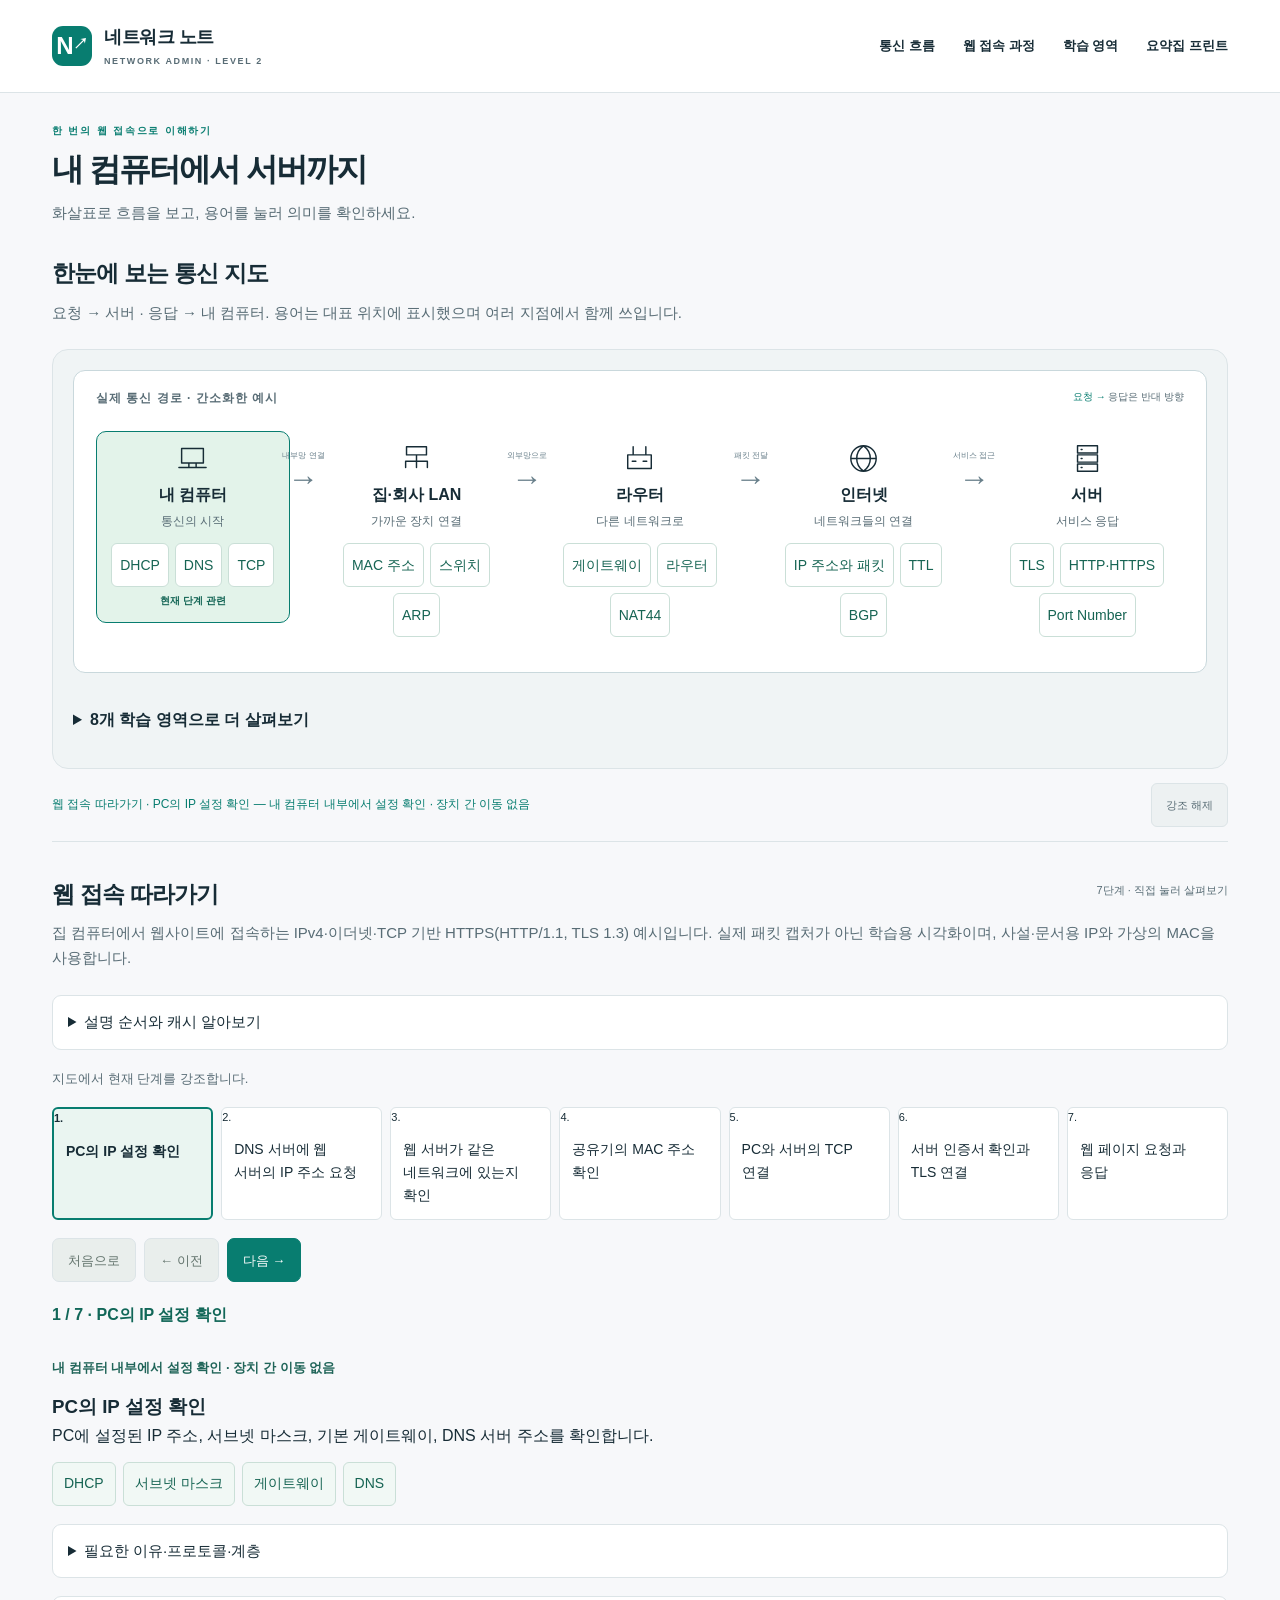
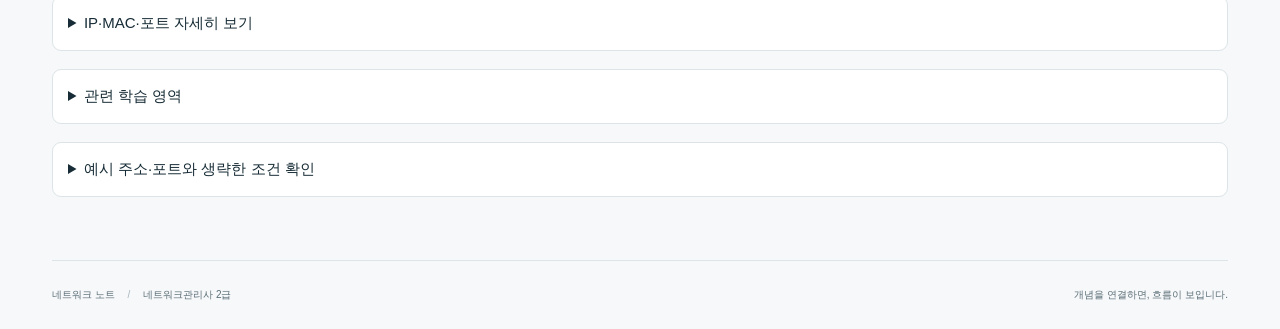
<file: index.html>
<!doctype html>
<!-- 통신 흐름과 용어를 연결하는 개념 학습 화면입니다. -->
<html lang="ko">
<head>
  <meta charset="utf-8">
  <meta name="viewport" content="width=device-width, initial-scale=1">
  <!-- 내장 아이콘은 별도 파일 및 루트 favicon 요청 없이 동작합니다. -->
  <link rel="icon" href="data:image/svg+xml,%3Csvg xmlns='http://www.w3.org/2000/svg' viewBox='0 0 32 32'%3E%3Crect width='32' height='32' rx='8' fill='%23087d70'/%3E%3Cpath d='M9 24V8l14 16V8' stroke='white' stroke-width='3' fill='none'/%3E%3C/svg%3E">
  <meta name="description" content="네트워크관리사 2급 개념을 실제 통신 경로와 연결하는 학습 지도">
  <title>전체 개념 지도 · 네트워크 노트</title>
  <link rel="stylesheet" href="css/style.css">
  <script defer src="js/data.js"></script>
  <script defer src="js/main.js"></script>
</head>
<body>
<a class="skip-link" href="#main">본문으로 건너뛰기</a>
<header class="site-header"><div class="header-inner">
  <a class="brand" href="index.html"><span class="brand-mark" aria-hidden="true">N<span>↗</span></span><span>네트워크 노트<small>NETWORK ADMIN · LEVEL 2</small></span></a>
  <nav aria-label="주 메뉴"><a href="index.html#concept-map">통신 흐름</a><a href="index.html#web-access">웹 접속 과정</a><a href="index.html#learning-areas">학습 영역</a>
    <a href="html/print/print.html">요약집 프린트</a></nav>
  
</div></header>
<main id="main">
<section class="hero"><div><p class="eyebrow accent">한 번의 웹 접속으로 이해하기</p><h1>내 컴퓨터에서 서버까지</h1><p class="hero-description">화살표로 흐름을 보고, 용어를 눌러 의미를 확인하세요.</p></div></section>
<!-- Phase 4: 기존 데이터의 대표 용어·별칭을 재사용하는 전체 검색입니다. -->

<section id="concept-map" class="map-section" aria-labelledby="map-heading">
  <div class="section-heading"><div><h2 id="map-heading">한눈에 보는 통신 지도</h2></div></div>
  <p class="section-description">요청 → 서버 · 응답 → 내 컴퓨터. 용어는 대표 위치에 표시했으며 여러 지점에서 함께 쓰입니다.</p>
  <!-- 점선은 학습 개념의 관계, 중앙 실선 화살표는 간소화한 장치 간 전달 경로입니다. -->
  <div class="concept-map">

    <div class="path-panel"><div class="path-heading"><span class="eyebrow">실제 통신 경로 · 간소화한 예시</span><span>요청 → <span class="muted">응답은 반대 방향</span></span></div>
      <ol id="communication-path" class="communication-path" aria-label="내 컴퓨터에서 LAN, 라우터, 인터넷을 거쳐 서버로 전달되는 통신 경로"><li class="route-node" data-node="computer"><svg viewBox="0 0 32 32" aria-hidden="true"><path d="M4 5h24v16H4z M1 26h30 M12 21v5m8-5v5"/></svg><strong>내 컴퓨터</strong><span>통신의 시작</span><div class="route-arrow" aria-hidden="true"><span>내부망 연결</span><b>→</b></div></li>
<li class="route-node" data-node="lan"><svg viewBox="0 0 32 32" aria-hidden="true"><path d="M5 3h22v9H5z M16 12v7 M4 19h24 M4 19v7m12-7v7m12-7v7"/></svg><strong>집·회사 LAN</strong><span>가까운 장치 연결</span><div class="route-arrow" aria-hidden="true"><span>외부망으로</span><b>→</b></div></li>
<li class="route-node" data-node="router"><svg viewBox="0 0 32 32" aria-hidden="true"><path d="M3 12h26v15H3z M9 12V3m14 9V3 M8 19h4m8 0h4"/></svg><strong>라우터</strong><span>다른 네트워크로</span><div class="route-arrow" aria-hidden="true"><span>패킷 전달</span><b>→</b></div></li>
<li class="route-node" data-node="internet"><svg viewBox="0 0 32 32" aria-hidden="true"><path d="M16 2a14 14 0 1 0 0 28a14 14 0 1 0 0-28 M2 16h28 M16 2c-10 7-10 21 0 28 M16 2c10 7 10 21 0 28"/></svg><strong>인터넷</strong><span>네트워크들의 연결</span><div class="route-arrow" aria-hidden="true"><span>서비스 접근</span><b>→</b></div></li>
<li class="route-node" data-node="server"><svg viewBox="0 0 32 32" aria-hidden="true"><path d="M5 2h22v8H5z M5 12h22v8H5z M5 22h22v8H5z M9 6h1m-1 10h1m-1 10h1"/></svg><strong>서버</strong><span>서비스 응답</span></li></ol>
    </div>
<details id="learning-areas" class="area-disclosure"><summary>8개 학습 영역으로 더 살펴보기</summary>    <div class="map-grid map-top"><article class="map-card" id="area-structure" data-area="structure">
  <div class="card-top"><span class="eyebrow">01 / LEARNING AREA</span><span class="selection-mark" aria-hidden="true">●</span></div>
  <h3><a href="html/structure.html">통신 구조<span aria-hidden="true"> ↗</span></a></h3>
  <p class="relation-label">통신 규칙과 데이터 포장</p>
  <p class="relation-target"><span aria-hidden="true">┄</span> 전체 통신 과정</p>
  <button type="button" class="relation-button" data-select-area="structure" aria-pressed="false" aria-controls="communication-path relation-status" hidden>관계 강조 <span aria-hidden="true">＋</span></button>
</article>
<article class="map-card" id="area-lan" data-area="lan">
  <div class="card-top"><span class="eyebrow">02 / LEARNING AREA</span><span class="selection-mark" aria-hidden="true">●</span></div>
  <h3><a href="html/lan.html">물리 연결·LAN<span aria-hidden="true"> ↗</span></a></h3>
  <p class="relation-label">신호 전달과 내부망 구성</p>
  <p class="relation-target"><span aria-hidden="true">┄</span> 내 컴퓨터 ↔ 집·회사 LAN</p>
  <button type="button" class="relation-button" data-select-area="lan" aria-pressed="false" aria-controls="communication-path relation-status" hidden>관계 강조 <span aria-hidden="true">＋</span></button>
</article>
<article class="map-card" id="area-address-routing" data-area="address-routing">
  <div class="card-top"><span class="eyebrow">03 / LEARNING AREA</span><span class="selection-mark" aria-hidden="true">●</span></div>
  <h3><a href="html/address-routing.html">주소·경로<span aria-hidden="true"> ↗</span></a></h3>
  <p class="relation-label">주소 식별과 경로 선택</p>
  <p class="relation-target"><span aria-hidden="true">┄</span> LAN ↔ 라우터 ↔ 인터넷</p>
  <button type="button" class="relation-button" data-select-area="address-routing" aria-pressed="false" aria-controls="communication-path relation-status" hidden>관계 강조 <span aria-hidden="true">＋</span></button>
</article>
<article class="map-card" id="area-transport" data-area="transport">
  <div class="card-top"><span class="eyebrow">04 / LEARNING AREA</span><span class="selection-mark" aria-hidden="true">●</span></div>
  <h3><a href="html/transport.html">전송<span aria-hidden="true"> ↗</span></a></h3>
  <p class="relation-label">종단 간 전송과 포트 구분</p>
  <p class="relation-target"><span aria-hidden="true">┄</span> 내 컴퓨터 ↔ 서버</p>
  <button type="button" class="relation-button" data-select-area="transport" aria-pressed="false" aria-controls="communication-path relation-status" hidden>관계 강조 <span aria-hidden="true">＋</span></button>
</article></div>    <div class="map-grid map-bottom"><article class="map-card" id="area-services" data-area="services">
  <div class="card-top"><span class="eyebrow">05 / LEARNING AREA</span><span class="selection-mark" aria-hidden="true">●</span></div>
  <h3><a href="html/services.html">서비스<span aria-hidden="true"> ↗</span></a></h3>
  <p class="relation-label">주소 설정과 서비스 요청·응답</p>
  <p class="relation-target"><span aria-hidden="true">┄</span> 내 컴퓨터 ↔ 서버 · LAN</p>
  <button type="button" class="relation-button" data-select-area="services" aria-pressed="false" aria-controls="communication-path relation-status" hidden>관계 강조 <span aria-hidden="true">＋</span></button>
</article>
<article class="map-card" id="area-security" data-area="security">
  <div class="card-top"><span class="eyebrow">06 / LEARNING AREA</span><span class="selection-mark" aria-hidden="true">●</span></div>
  <h3><a href="html/security.html">보안<span aria-hidden="true"> ↗</span></a></h3>
  <p class="relation-label">접근 제어와 통신 보호</p>
  <p class="relation-target"><span aria-hidden="true">┄</span> LAN ↔ 라우터 ↔ 인터넷 ↔ 서버</p>
  <button type="button" class="relation-button" data-select-area="security" aria-pressed="false" aria-controls="communication-path relation-status" hidden>관계 강조 <span aria-hidden="true">＋</span></button>
</article>
<article class="map-card" id="area-server-management" data-area="server-management">
  <div class="card-top"><span class="eyebrow">07 / LEARNING AREA</span><span class="selection-mark" aria-hidden="true">●</span></div>
  <h3><a href="html/server-management.html">서버·운영체제 관리<span aria-hidden="true"> ↗</span></a></h3>
  <p class="relation-label">서비스 실행과 운영 상태 관리</p>
  <p class="relation-target"><span aria-hidden="true">┄</span> 서버</p>
  <button type="button" class="relation-button" data-select-area="server-management" aria-pressed="false" aria-controls="communication-path relation-status" hidden>관계 강조 <span aria-hidden="true">＋</span></button>
</article>
<article class="map-card" id="area-virtualization" data-area="virtualization">
  <div class="card-top"><span class="eyebrow">08 / LEARNING AREA</span><span class="selection-mark" aria-hidden="true">●</span></div>
  <h3><a href="html/virtualization.html">가상화·운영 구조<span aria-hidden="true"> ↗</span></a></h3>
  <p class="relation-label">기능 가상화와 자원 운영</p>
  <p class="relation-target"><span aria-hidden="true">┄</span> LAN · 라우터 · 서버</p>
  <button type="button" class="relation-button" data-select-area="virtualization" aria-pressed="false" aria-controls="communication-path relation-status" hidden>관계 강조 <span aria-hidden="true">＋</span></button>
</article></div></details>
  </div>
  <div class="relation-bar"><p id="relation-status" role="status" aria-live="polite" aria-atomic="true">각 영역에 연결된 지점과 관계를 확인해 보세요.</p><button id="reset-map" type="button" hidden>강조 해제</button></div>
  <noscript><p class="notice">관계 강조는 JavaScript가 필요합니다. 학습 영역을 펼쳐 상세 페이지로 이동할 수 있습니다.</p></noscript>
</section>
<!-- Phase 3: 네트워크 요청을 실제로 보내지 않는 수동 단계형 학습 시나리오입니다. -->
<section id="web-access" class="journey-section" aria-labelledby="web-access-title">
  <div class="section-heading"><div><h2 id="web-access-title">웹 접속 따라가기</h2></div><span class="quiet-label">7단계 · 직접 눌러 살펴보기</span></div>
  <p class="section-description">집 컴퓨터에서 웹사이트에 접속하는 IPv4·이더넷·TCP 기반 HTTPS(HTTP/1.1, TLS 1.3) 예시입니다. 실제 패킷 캡처가 아닌 학습용 시각화이며, 사설·문서용 IP와 가상의 MAC을 사용합니다.</p>
  <details class="visual-details"><summary>설명 순서와 캐시 알아보기</summary><p>아래는 설명 순서입니다. DNS 조회 안에서도 목적지 판단과 필요한 MAC 확인·전달이 일어납니다. DHCP는 사전 설정이며, 유효한 설정·DNS 캐시·ARP 캐시가 있으면 매번 새로 교환하지 않습니다.</p></details>
  <div id="walkthrough-interactive" hidden></div>
  <noscript><p class="notice">단계별 조작을 이용하려면 JavaScript를 켜 주세요. 기존 지도와 학습 페이지 링크는 그대로 이용할 수 있습니다.</p></noscript>
</section>




</main>
<footer class="site-footer"><span>네트워크 노트 <span aria-hidden="true">/</span> 네트워크관리사 2급</span><span>개념을 연결하면, 흐름이 보입니다.</span></footer>
</body>
</html>
</file>
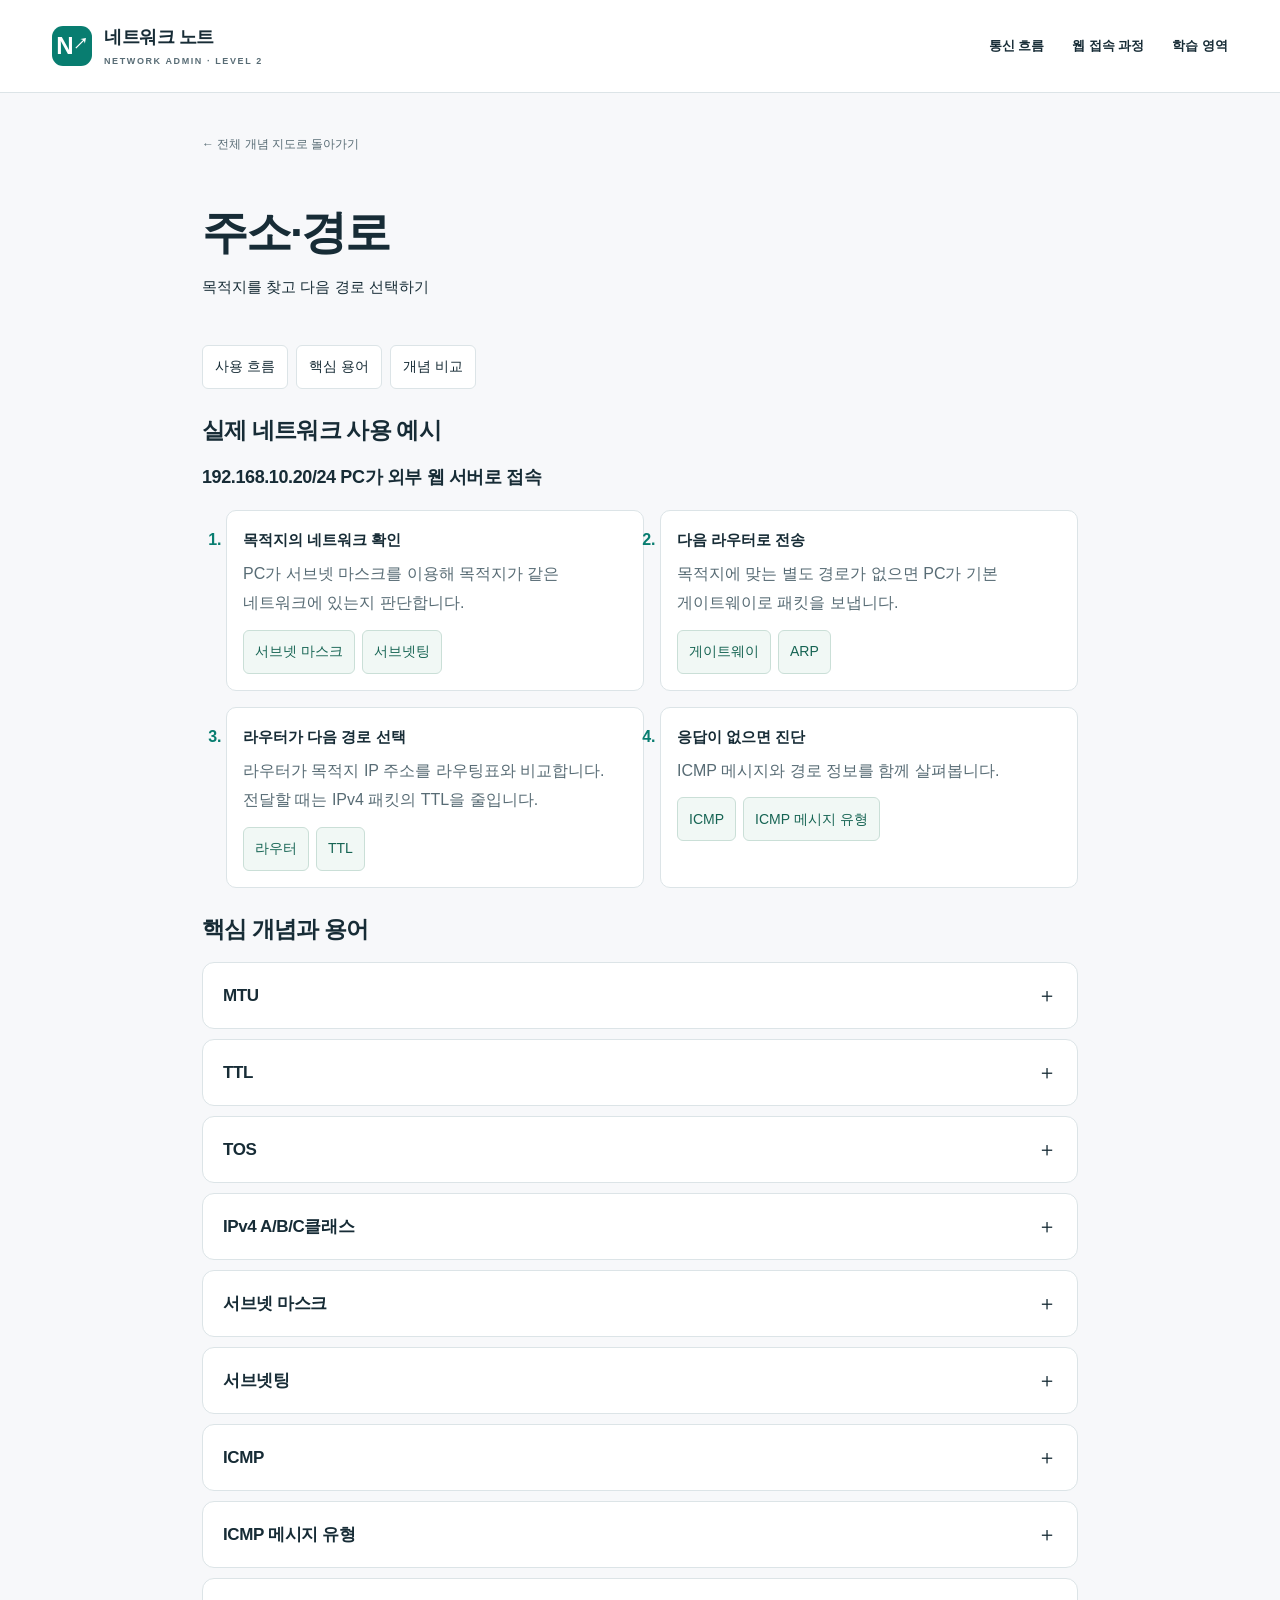
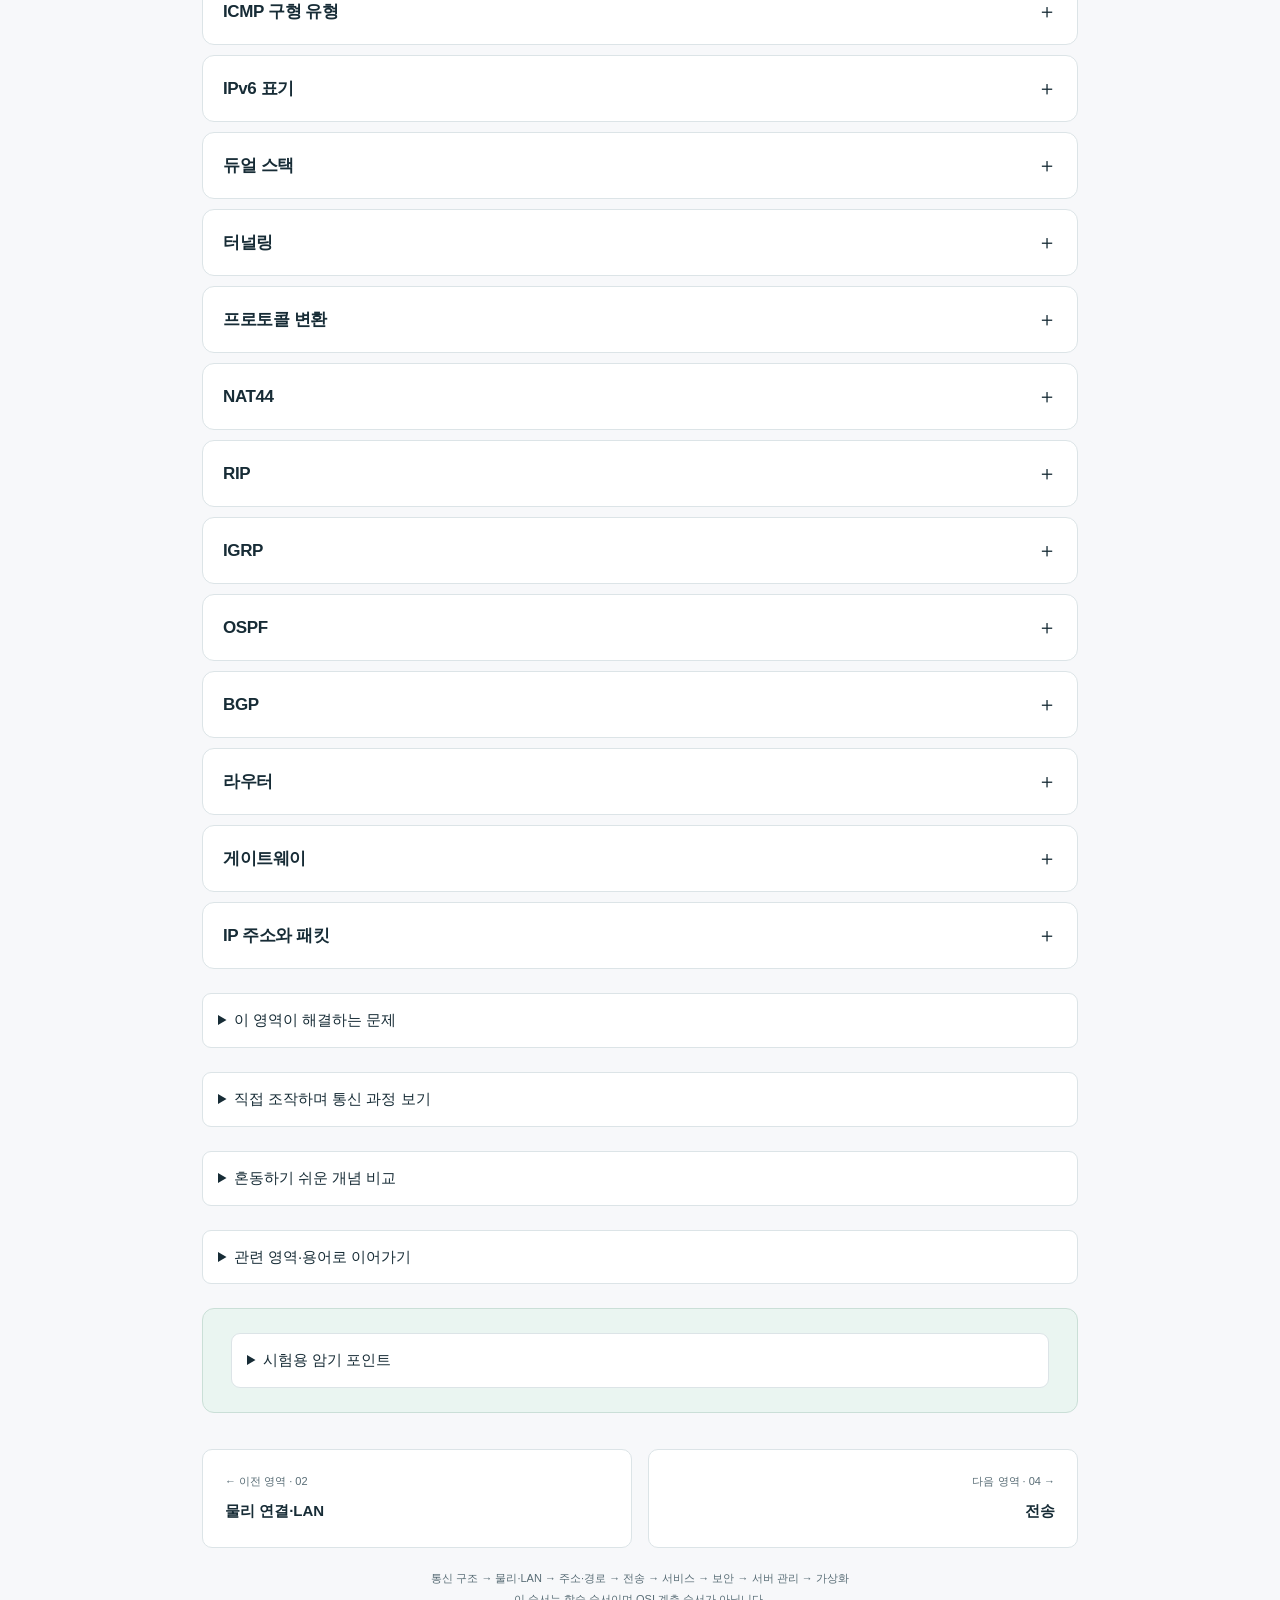
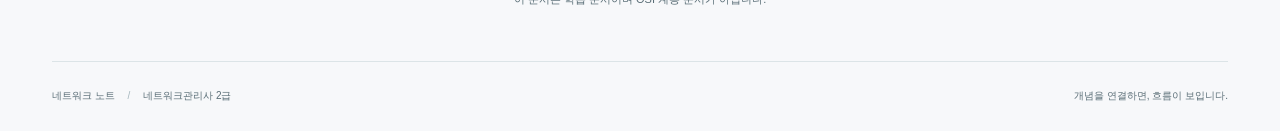
<file: html/address-routing.html>
<!doctype html>
<!-- 통신 흐름과 용어를 연결하는 개념 학습 화면입니다. -->
<html lang="ko">
<head>
  <meta charset="utf-8">
  <meta name="viewport" content="width=device-width, initial-scale=1">
  <!-- 내장 아이콘은 별도 파일 및 루트 favicon 요청 없이 동작합니다. -->
  <link rel="icon" href="data:image/svg+xml,%3Csvg xmlns='http://www.w3.org/2000/svg' viewBox='0 0 32 32'%3E%3Crect width='32' height='32' rx='8' fill='%23087d70'/%3E%3Cpath d='M9 24V8l14 16V8' stroke='white' stroke-width='3' fill='none'/%3E%3C/svg%3E">
  <meta name="description" content="네트워크관리사 2급 개념을 실제 통신 경로와 연결하는 학습 지도">
  <title>주소·경로 · 네트워크 노트</title>
  <link rel="stylesheet" href="../css/style.css">
  <script defer src="../js/data.js"></script>
  <script defer src="../js/main.js"></script>
</head>
<body data-page-area="address-routing">
<a class="skip-link" href="#main">본문으로 건너뛰기</a>
<header class="site-header"><div class="header-inner">
  <a class="brand" href="../index.html"><span class="brand-mark" aria-hidden="true">N<span>↗</span></span><span>네트워크 노트<small>NETWORK ADMIN · LEVEL 2</small></span></a>
  <nav aria-label="주 메뉴"><a href="../index.html#concept-map">통신 흐름</a><a href="../index.html#web-access">웹 접속 과정</a><a href="../index.html#learning-areas">학습 영역</a></nav>
  
</div></header>
<main id="main" class="detail-main">
  <a class="back-link" href="../index.html">← 전체 개념 지도로 돌아가기</a>
  <section class="detail-hero" aria-labelledby="detail-title"><h1 id="detail-title">주소·경로</h1><p class="detail-tagline">목적지를 찾고 다음 경로 선택하기</p><p class="detail-summary">IP 주소로 목적지를 구분하고 라우터가 다른 네트워크로 패킷을 전달하는 과정을 살펴봅니다.</p><span class="detail-count" data-count-for="address-routing"></span></section>
  <section id="position" class="role-panel" aria-labelledby="role-title"><h2 id="role-title">전체 통신에서의 역할</h2><p class="role-target">LAN ↔ 라우터 ↔ 인터넷</p><p class="role-relation">주소 식별과 경로 선택</p><p>이 영역의 주 학습 분류는 개념 연결을 위한 구분입니다. 한 개념이 여러 지점에 관련될 수 있습니다.</p></section>
  <!-- 공통 렌더러가 data.js의 주 영역 용어를 한 번씩 표시합니다. -->
  <nav hidden class="lesson-toc" aria-label="학습 내용 바로가기">
    <a href="#position">현재 위치</a><a href="#problem">해결하는 문제</a><a href="#scenario">사용 예시</a><a href="#concepts">핵심 용어</a><a href="#comparisons">개념 비교</a><a href="#related">관련 영역</a><a href="#exam">암기 포인트</a>
  </nav>
  <div id="detail-content"></div>
  <noscript><p class="notice">상세 용어·비교표을 보려면 JavaScript를 켜 주세요. 영역의 역할 요약과 홈·이전·다음 페이지 링크는 그대로 이용할 수 있습니다.</p></noscript>
  <!-- 순차 탐색은 학습 순서이며 OSI 계층 번호를 뜻하지 않습니다. -->
  <nav class="sequence-nav" aria-label="이전 및 다음 학습 영역">
    <a href="lan.html"><small>← 이전 영역 · 02</small><strong>물리 연결·LAN</strong></a>
    <a href="transport.html"><small>다음 영역 · 04 →</small><strong>전송</strong></a>
  </nav>
  <p class="sequence-note">통신 구조 → 물리·LAN → 주소·경로 → 전송 → 서비스 → 보안 → 서버 관리 → 가상화<br>이 순서는 학습 순서이며 OSI 계층 순서가 아닙니다.</p>
</main>
<footer class="site-footer"><span>네트워크 노트 <span aria-hidden="true">/</span> 네트워크관리사 2급</span><span>개념을 연결하면, 흐름이 보입니다.</span></footer>
</body>
</html>
</file>
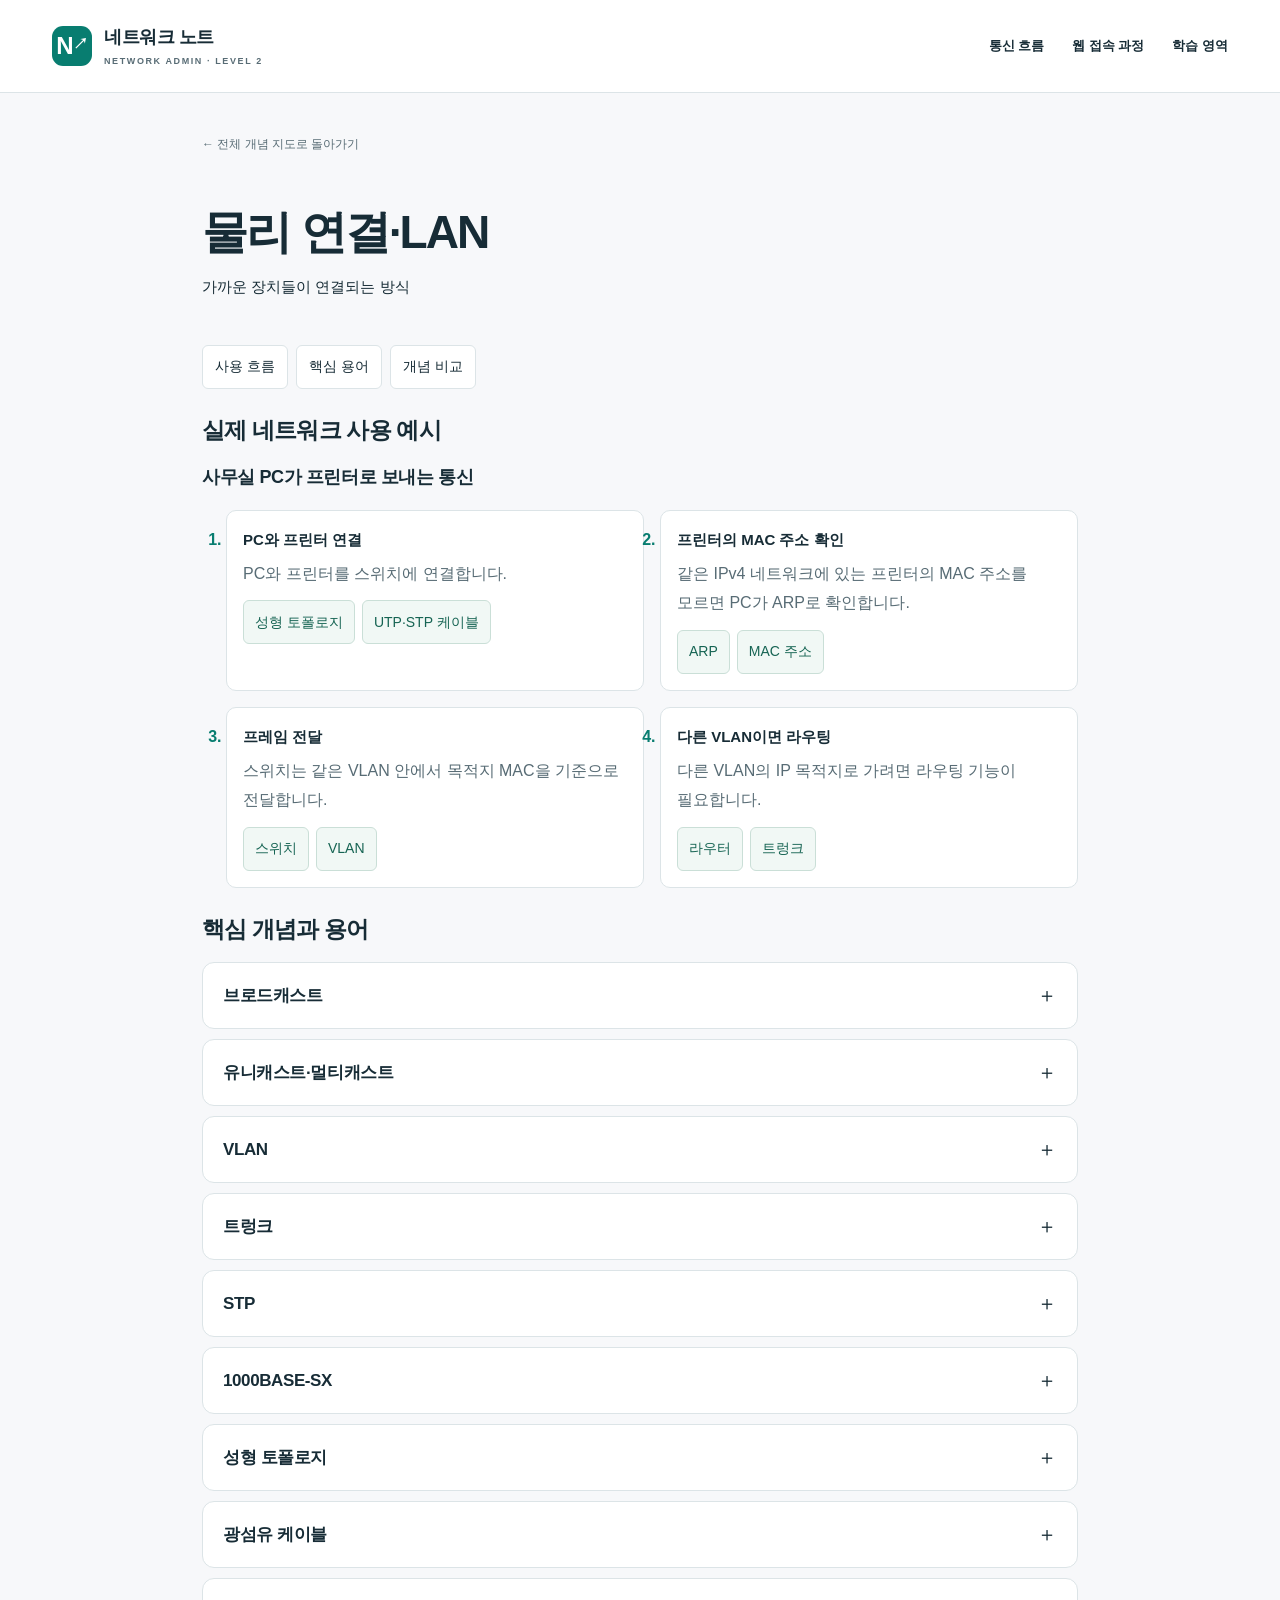
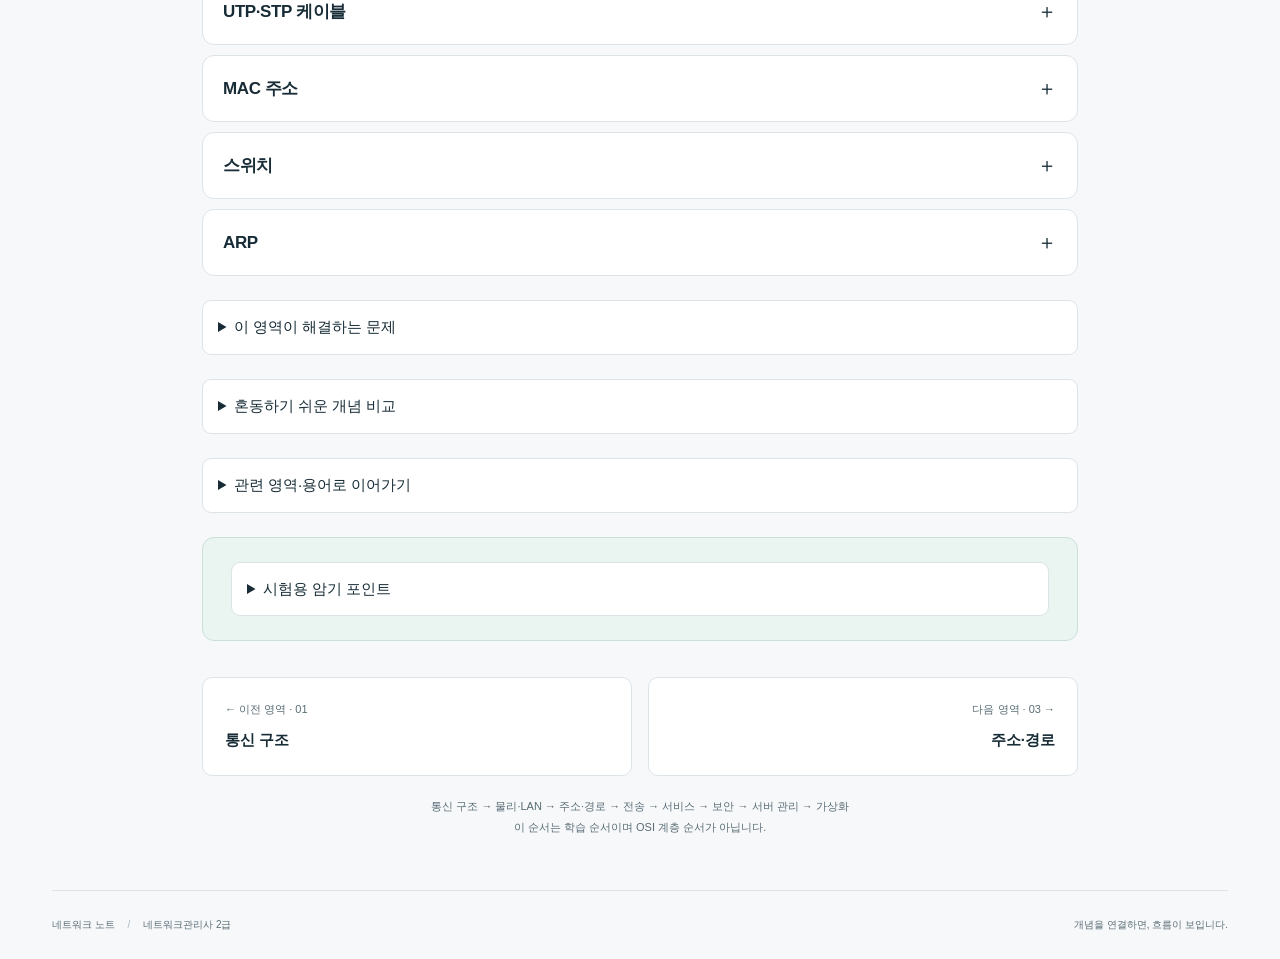
<file: html/lan.html>
<!doctype html>
<!-- 통신 흐름과 용어를 연결하는 개념 학습 화면입니다. -->
<html lang="ko">
<head>
  <meta charset="utf-8">
  <meta name="viewport" content="width=device-width, initial-scale=1">
  <!-- 내장 아이콘은 별도 파일 및 루트 favicon 요청 없이 동작합니다. -->
  <link rel="icon" href="data:image/svg+xml,%3Csvg xmlns='http://www.w3.org/2000/svg' viewBox='0 0 32 32'%3E%3Crect width='32' height='32' rx='8' fill='%23087d70'/%3E%3Cpath d='M9 24V8l14 16V8' stroke='white' stroke-width='3' fill='none'/%3E%3C/svg%3E">
  <meta name="description" content="네트워크관리사 2급 개념을 실제 통신 경로와 연결하는 학습 지도">
  <title>물리 연결·LAN · 네트워크 노트</title>
  <link rel="stylesheet" href="../css/style.css">
  <script defer src="../js/data.js"></script>
  <script defer src="../js/main.js"></script>
</head>
<body data-page-area="lan">
<a class="skip-link" href="#main">본문으로 건너뛰기</a>
<header class="site-header"><div class="header-inner">
  <a class="brand" href="../index.html"><span class="brand-mark" aria-hidden="true">N<span>↗</span></span><span>네트워크 노트<small>NETWORK ADMIN · LEVEL 2</small></span></a>
  <nav aria-label="주 메뉴"><a href="../index.html#concept-map">통신 흐름</a><a href="../index.html#web-access">웹 접속 과정</a><a href="../index.html#learning-areas">학습 영역</a></nav>
  
</div></header>
<main id="main" class="detail-main">
  <a class="back-link" href="../index.html">← 전체 개념 지도로 돌아가기</a>
  <section class="detail-hero" aria-labelledby="detail-title"><h1 id="detail-title">물리 연결·LAN</h1><p class="detail-tagline">가까운 장치들이 연결되는 방식</p><p class="detail-summary">케이블과 스위치, VLAN이 집·회사 안에서 데이터를 전달하는 방식을 연결해 봅니다.</p><span class="detail-count" data-count-for="lan"></span></section>
  <section id="position" class="role-panel" aria-labelledby="role-title"><h2 id="role-title">전체 통신에서의 역할</h2><p class="role-target">내 컴퓨터 ↔ 집·회사 LAN</p><p class="role-relation">신호 전달과 내부망 구성</p><p>이 영역의 주 학습 분류는 개념 연결을 위한 구분입니다. 한 개념이 여러 지점에 관련될 수 있습니다.</p></section>
  <!-- 공통 렌더러가 data.js의 주 영역 용어를 한 번씩 표시합니다. -->
  <nav hidden class="lesson-toc" aria-label="학습 내용 바로가기">
    <a href="#position">현재 위치</a><a href="#problem">해결하는 문제</a><a href="#scenario">사용 예시</a><a href="#concepts">핵심 용어</a><a href="#comparisons">개념 비교</a><a href="#related">관련 영역</a><a href="#exam">암기 포인트</a>
  </nav>
  <div id="detail-content"></div>
  <noscript><p class="notice">상세 용어·비교표을 보려면 JavaScript를 켜 주세요. 영역의 역할 요약과 홈·이전·다음 페이지 링크는 그대로 이용할 수 있습니다.</p></noscript>
  <!-- 순차 탐색은 학습 순서이며 OSI 계층 번호를 뜻하지 않습니다. -->
  <nav class="sequence-nav" aria-label="이전 및 다음 학습 영역">
    <a href="structure.html"><small>← 이전 영역 · 01</small><strong>통신 구조</strong></a>
    <a href="address-routing.html"><small>다음 영역 · 03 →</small><strong>주소·경로</strong></a>
  </nav>
  <p class="sequence-note">통신 구조 → 물리·LAN → 주소·경로 → 전송 → 서비스 → 보안 → 서버 관리 → 가상화<br>이 순서는 학습 순서이며 OSI 계층 순서가 아닙니다.</p>
</main>
<footer class="site-footer"><span>네트워크 노트 <span aria-hidden="true">/</span> 네트워크관리사 2급</span><span>개념을 연결하면, 흐름이 보입니다.</span></footer>
</body>
</html>
</file>
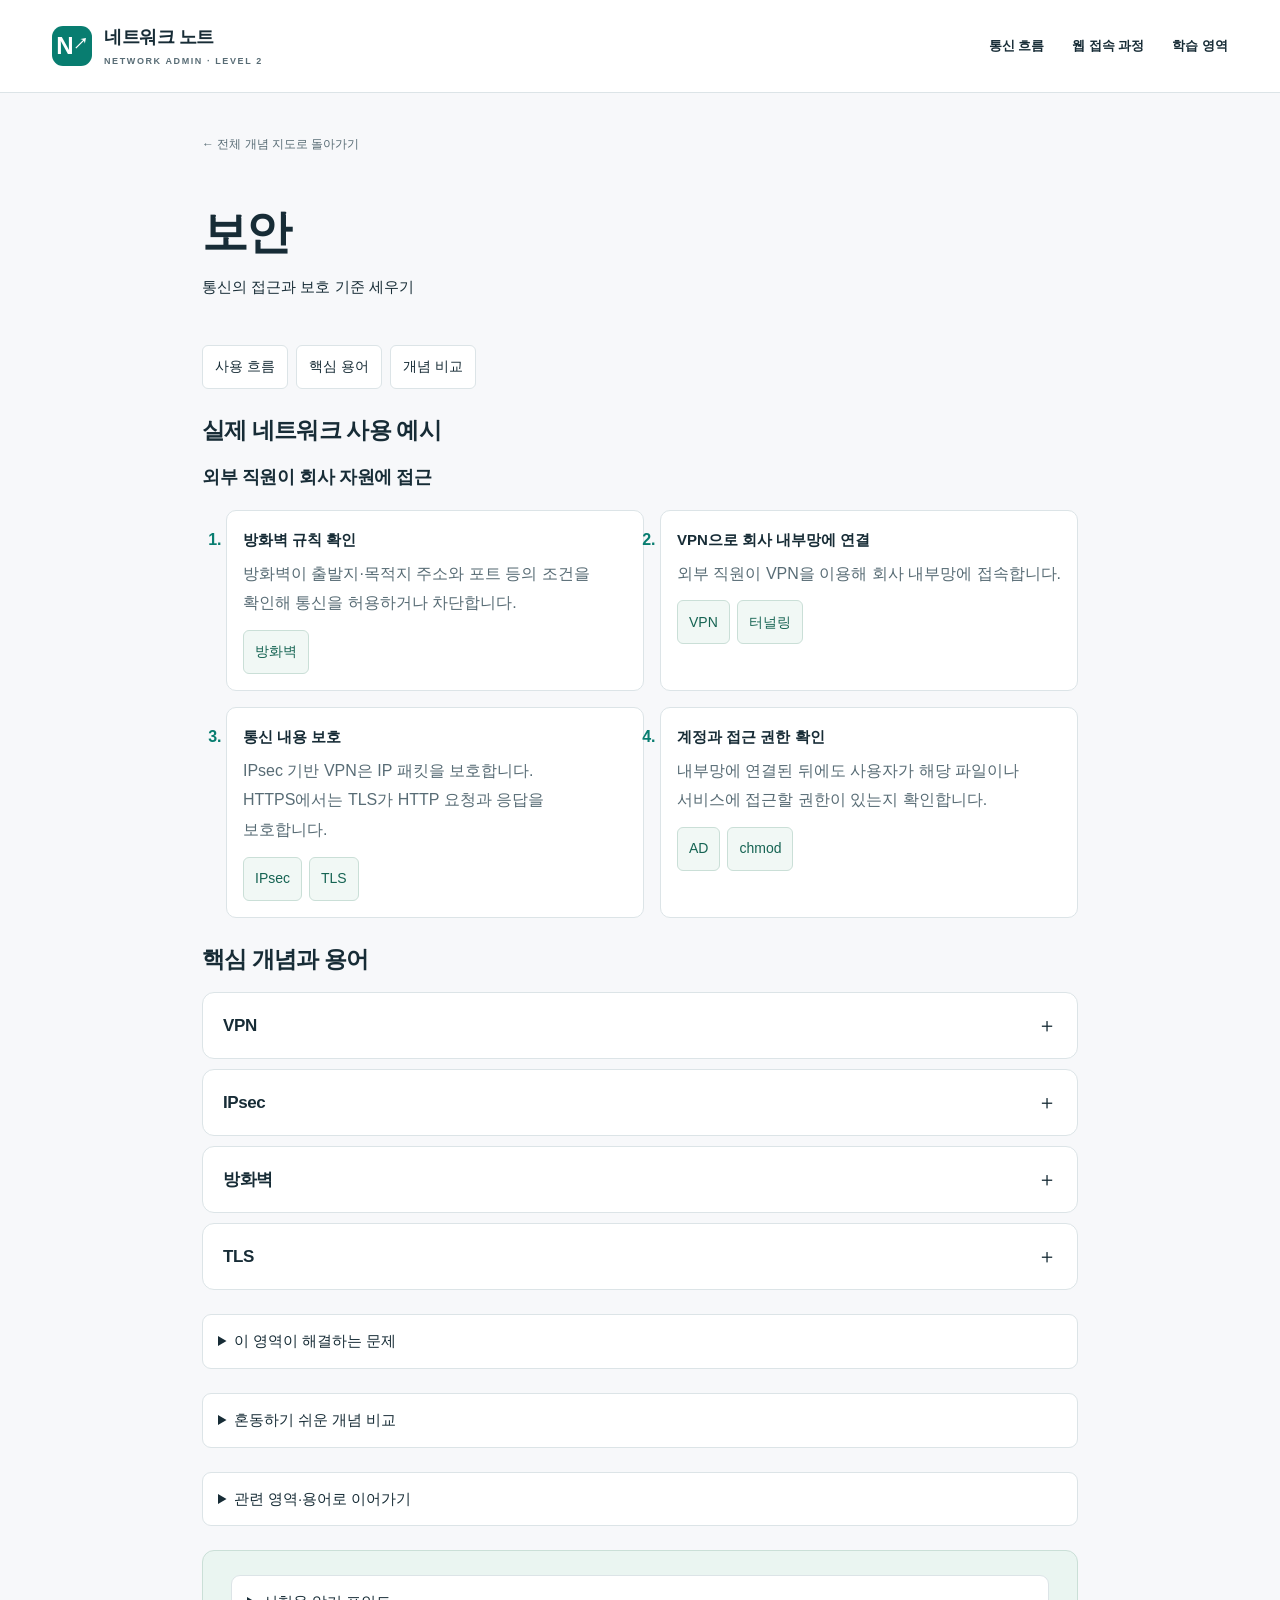
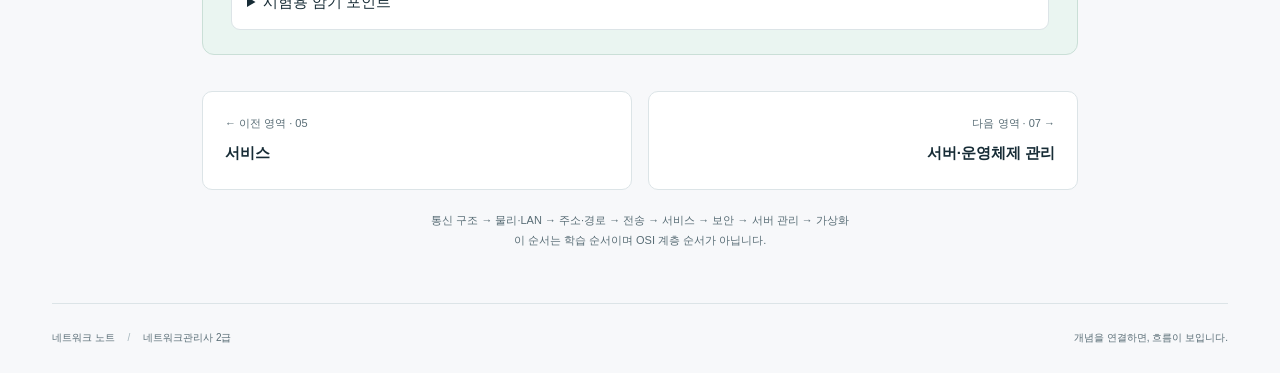
<file: html/security.html>
<!doctype html>
<!-- 통신 흐름과 용어를 연결하는 개념 학습 화면입니다. -->
<html lang="ko">
<head>
  <meta charset="utf-8">
  <meta name="viewport" content="width=device-width, initial-scale=1">
  <!-- 내장 아이콘은 별도 파일 및 루트 favicon 요청 없이 동작합니다. -->
  <link rel="icon" href="data:image/svg+xml,%3Csvg xmlns='http://www.w3.org/2000/svg' viewBox='0 0 32 32'%3E%3Crect width='32' height='32' rx='8' fill='%23087d70'/%3E%3Cpath d='M9 24V8l14 16V8' stroke='white' stroke-width='3' fill='none'/%3E%3C/svg%3E">
  <meta name="description" content="네트워크관리사 2급 개념을 실제 통신 경로와 연결하는 학습 지도">
  <title>보안 · 네트워크 노트</title>
  <link rel="stylesheet" href="../css/style.css">
  <script defer src="../js/data.js"></script>
  <script defer src="../js/main.js"></script>
</head>
<body data-page-area="security">
<a class="skip-link" href="#main">본문으로 건너뛰기</a>
<header class="site-header"><div class="header-inner">
  <a class="brand" href="../index.html"><span class="brand-mark" aria-hidden="true">N<span>↗</span></span><span>네트워크 노트<small>NETWORK ADMIN · LEVEL 2</small></span></a>
  <nav aria-label="주 메뉴"><a href="../index.html#concept-map">통신 흐름</a><a href="../index.html#web-access">웹 접속 과정</a><a href="../index.html#learning-areas">학습 영역</a></nav>
  
</div></header>
<main id="main" class="detail-main">
  <a class="back-link" href="../index.html">← 전체 개념 지도로 돌아가기</a>
  <section class="detail-hero" aria-labelledby="detail-title"><h1 id="detail-title">보안</h1><p class="detail-tagline">통신의 접근과 보호 기준 세우기</p><p class="detail-summary">방화벽의 허용·차단과 VPN·IPsec의 보호가 통신 경로에 어떻게 적용되는지 살펴봅니다.</p><span class="detail-count" data-count-for="security"></span></section>
  <section id="position" class="role-panel" aria-labelledby="role-title"><h2 id="role-title">전체 통신에서의 역할</h2><p class="role-target">LAN ↔ 라우터 ↔ 인터넷 ↔ 서버</p><p class="role-relation">접근 제어와 통신 보호</p><p>이 영역의 주 학습 분류는 개념 연결을 위한 구분입니다. 한 개념이 여러 지점에 관련될 수 있습니다.</p></section>
  <!-- 공통 렌더러가 data.js의 주 영역 용어를 한 번씩 표시합니다. -->
  <nav hidden class="lesson-toc" aria-label="학습 내용 바로가기">
    <a href="#position">현재 위치</a><a href="#problem">해결하는 문제</a><a href="#scenario">사용 예시</a><a href="#concepts">핵심 용어</a><a href="#comparisons">개념 비교</a><a href="#related">관련 영역</a><a href="#exam">암기 포인트</a>
  </nav>
  <div id="detail-content"></div>
  <noscript><p class="notice">상세 용어·비교표을 보려면 JavaScript를 켜 주세요. 영역의 역할 요약과 홈·이전·다음 페이지 링크는 그대로 이용할 수 있습니다.</p></noscript>
  <!-- 순차 탐색은 학습 순서이며 OSI 계층 번호를 뜻하지 않습니다. -->
  <nav class="sequence-nav" aria-label="이전 및 다음 학습 영역">
    <a href="services.html"><small>← 이전 영역 · 05</small><strong>서비스</strong></a>
    <a href="server-management.html"><small>다음 영역 · 07 →</small><strong>서버·운영체제 관리</strong></a>
  </nav>
  <p class="sequence-note">통신 구조 → 물리·LAN → 주소·경로 → 전송 → 서비스 → 보안 → 서버 관리 → 가상화<br>이 순서는 학습 순서이며 OSI 계층 순서가 아닙니다.</p>
</main>
<footer class="site-footer"><span>네트워크 노트 <span aria-hidden="true">/</span> 네트워크관리사 2급</span><span>개념을 연결하면, 흐름이 보입니다.</span></footer>
</body>
</html>
</file>
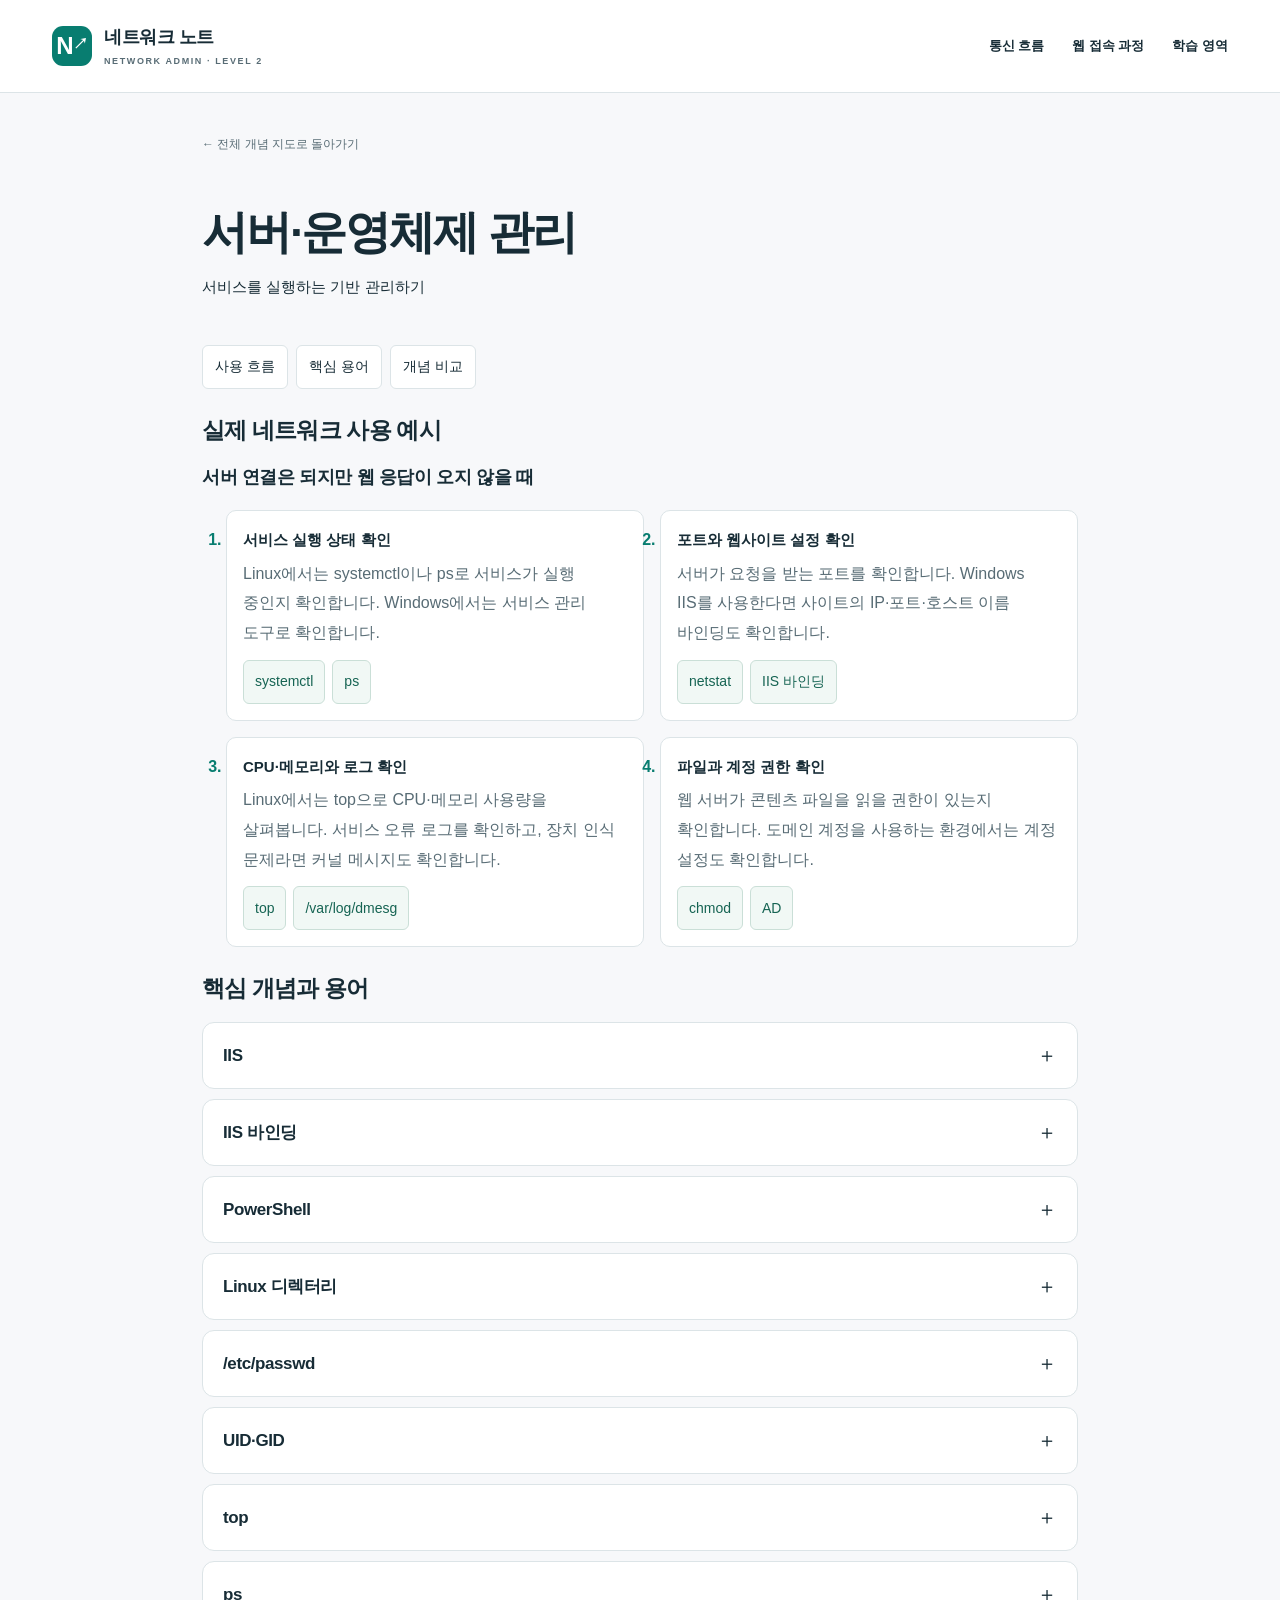
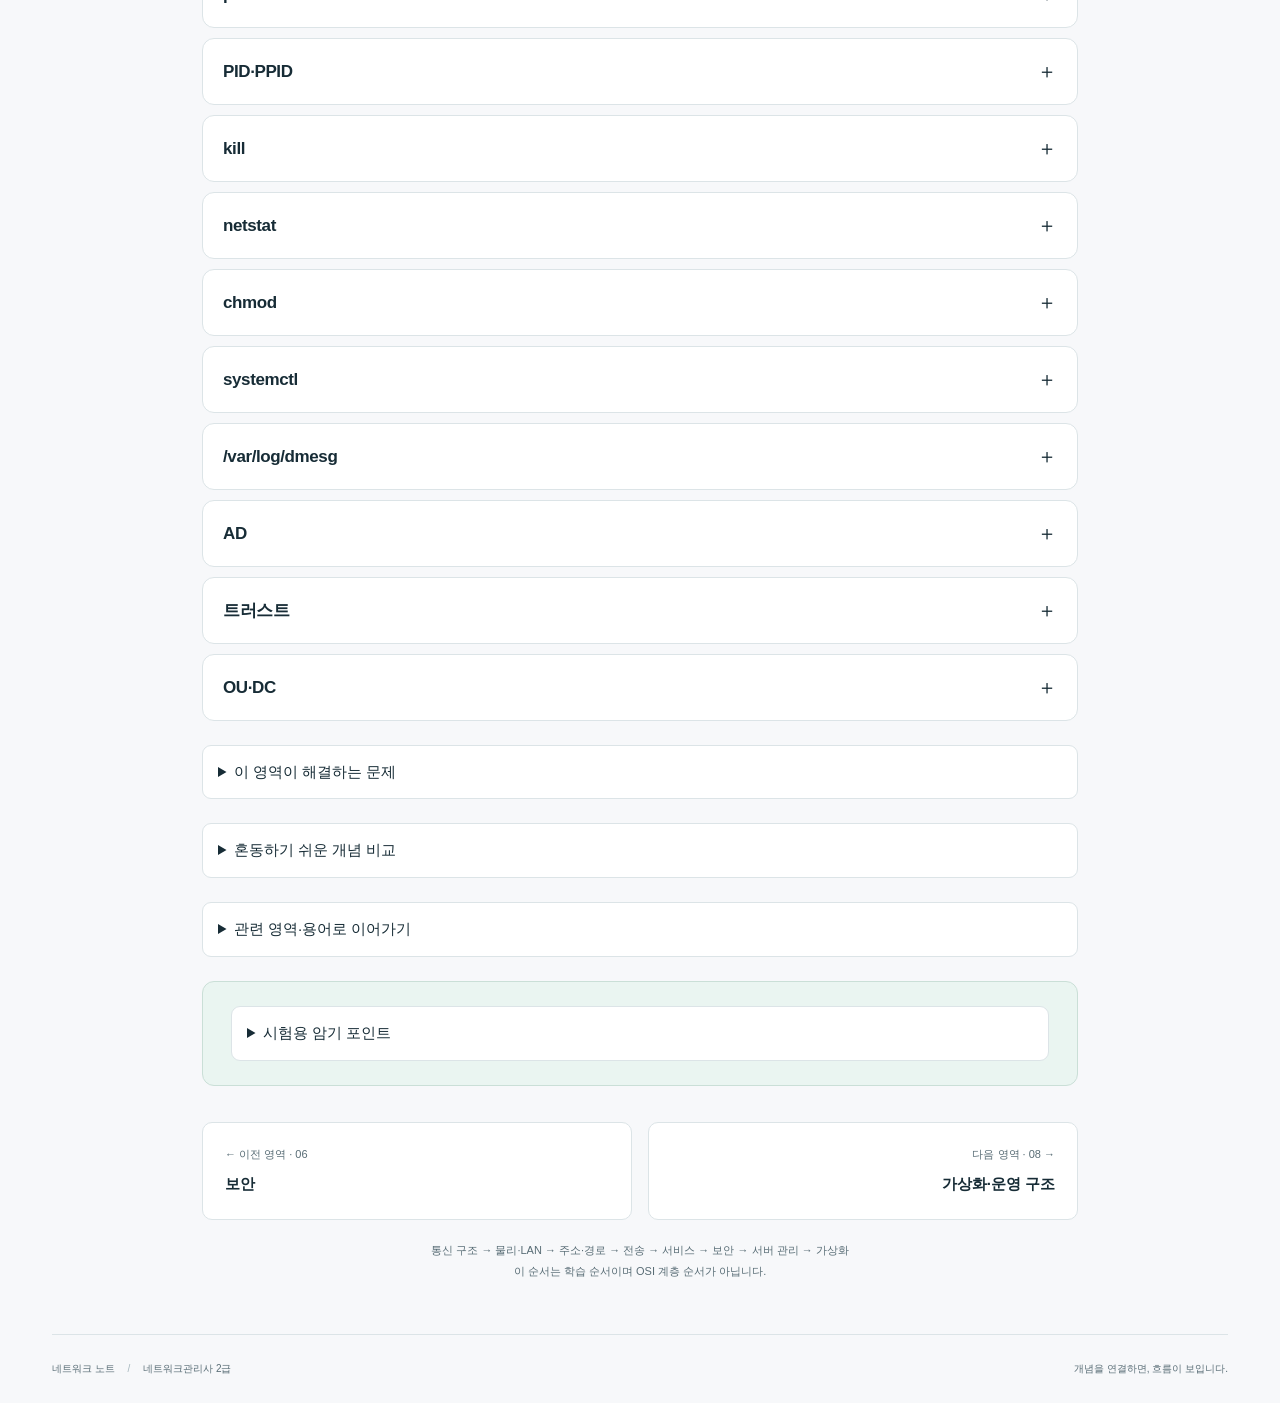
<file: html/server-management.html>
<!doctype html>
<!-- 통신 흐름과 용어를 연결하는 개념 학습 화면입니다. -->
<html lang="ko">
<head>
  <meta charset="utf-8">
  <meta name="viewport" content="width=device-width, initial-scale=1">
  <!-- 내장 아이콘은 별도 파일 및 루트 favicon 요청 없이 동작합니다. -->
  <link rel="icon" href="data:image/svg+xml,%3Csvg xmlns='http://www.w3.org/2000/svg' viewBox='0 0 32 32'%3E%3Crect width='32' height='32' rx='8' fill='%23087d70'/%3E%3Cpath d='M9 24V8l14 16V8' stroke='white' stroke-width='3' fill='none'/%3E%3C/svg%3E">
  <meta name="description" content="네트워크관리사 2급 개념을 실제 통신 경로와 연결하는 학습 지도">
  <title>서버·운영체제 관리 · 네트워크 노트</title>
  <link rel="stylesheet" href="../css/style.css">
  <script defer src="../js/data.js"></script>
  <script defer src="../js/main.js"></script>
</head>
<body data-page-area="server-management">
<a class="skip-link" href="#main">본문으로 건너뛰기</a>
<header class="site-header"><div class="header-inner">
  <a class="brand" href="../index.html"><span class="brand-mark" aria-hidden="true">N<span>↗</span></span><span>네트워크 노트<small>NETWORK ADMIN · LEVEL 2</small></span></a>
  <nav aria-label="주 메뉴"><a href="../index.html#concept-map">통신 흐름</a><a href="../index.html#web-access">웹 접속 과정</a><a href="../index.html#learning-areas">학습 영역</a></nav>
  
</div></header>
<main id="main" class="detail-main">
  <a class="back-link" href="../index.html">← 전체 개념 지도로 돌아가기</a>
  <section class="detail-hero" aria-labelledby="detail-title"><h1 id="detail-title">서버·운영체제 관리</h1><p class="detail-tagline">서비스를 실행하는 기반 관리하기</p><p class="detail-summary">Windows와 Linux의 계정, 프로세스, 권한, 서비스 설정을 서버 운영과 연결합니다.</p><span class="detail-count" data-count-for="server-management"></span></section>
  <section id="position" class="role-panel" aria-labelledby="role-title"><h2 id="role-title">전체 통신에서의 역할</h2><p class="role-target">서버</p><p class="role-relation">서비스 실행과 운영 상태 관리</p><p>이 영역의 주 학습 분류는 개념 연결을 위한 구분입니다. 한 개념이 여러 지점에 관련될 수 있습니다.</p></section>
  <!-- 공통 렌더러가 data.js의 주 영역 용어를 한 번씩 표시합니다. -->
  <nav hidden class="lesson-toc" aria-label="학습 내용 바로가기">
    <a href="#position">현재 위치</a><a href="#problem">해결하는 문제</a><a href="#scenario">사용 예시</a><a href="#concepts">핵심 용어</a><a href="#comparisons">개념 비교</a><a href="#related">관련 영역</a><a href="#exam">암기 포인트</a>
  </nav>
  <div id="detail-content"></div>
  <noscript><p class="notice">상세 용어·비교표을 보려면 JavaScript를 켜 주세요. 영역의 역할 요약과 홈·이전·다음 페이지 링크는 그대로 이용할 수 있습니다.</p></noscript>
  <!-- 순차 탐색은 학습 순서이며 OSI 계층 번호를 뜻하지 않습니다. -->
  <nav class="sequence-nav" aria-label="이전 및 다음 학습 영역">
    <a href="security.html"><small>← 이전 영역 · 06</small><strong>보안</strong></a>
    <a href="virtualization.html"><small>다음 영역 · 08 →</small><strong>가상화·운영 구조</strong></a>
  </nav>
  <p class="sequence-note">통신 구조 → 물리·LAN → 주소·경로 → 전송 → 서비스 → 보안 → 서버 관리 → 가상화<br>이 순서는 학습 순서이며 OSI 계층 순서가 아닙니다.</p>
</main>
<footer class="site-footer"><span>네트워크 노트 <span aria-hidden="true">/</span> 네트워크관리사 2급</span><span>개념을 연결하면, 흐름이 보입니다.</span></footer>
</body>
</html>
</file>
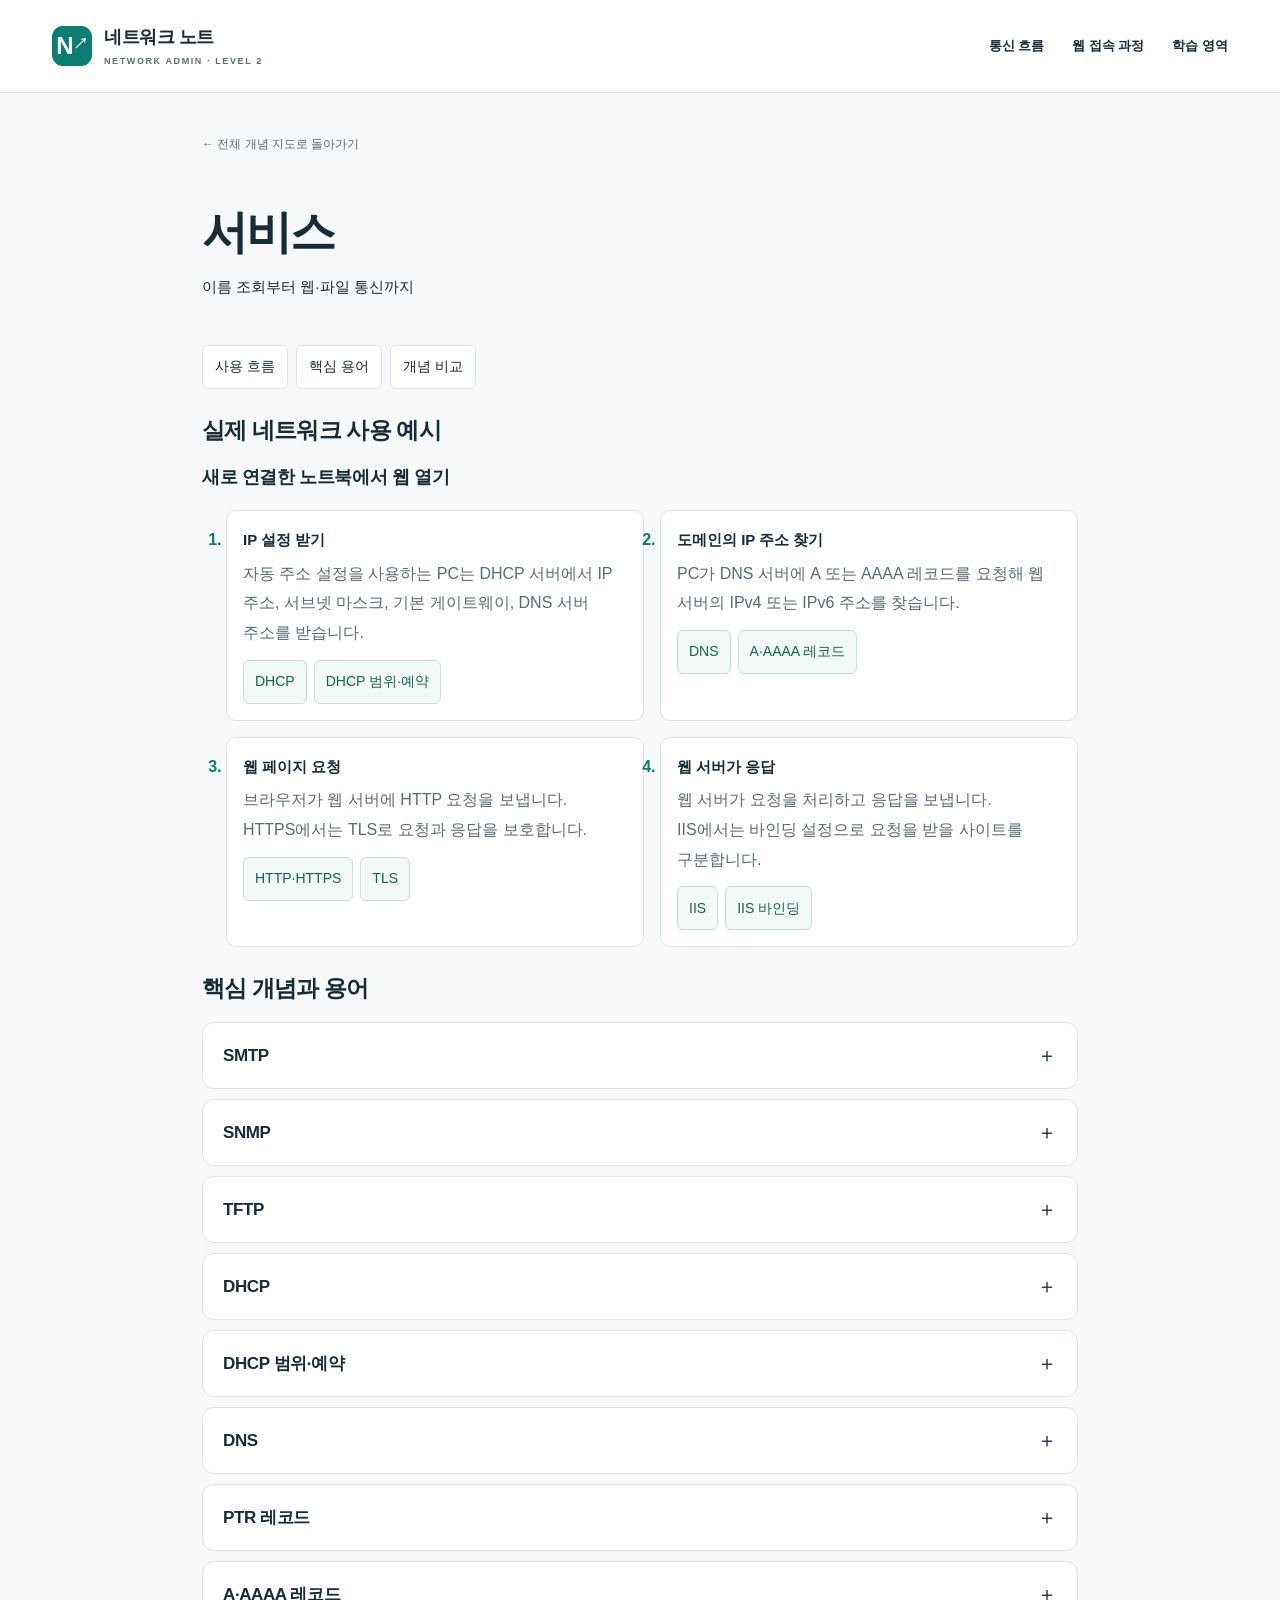
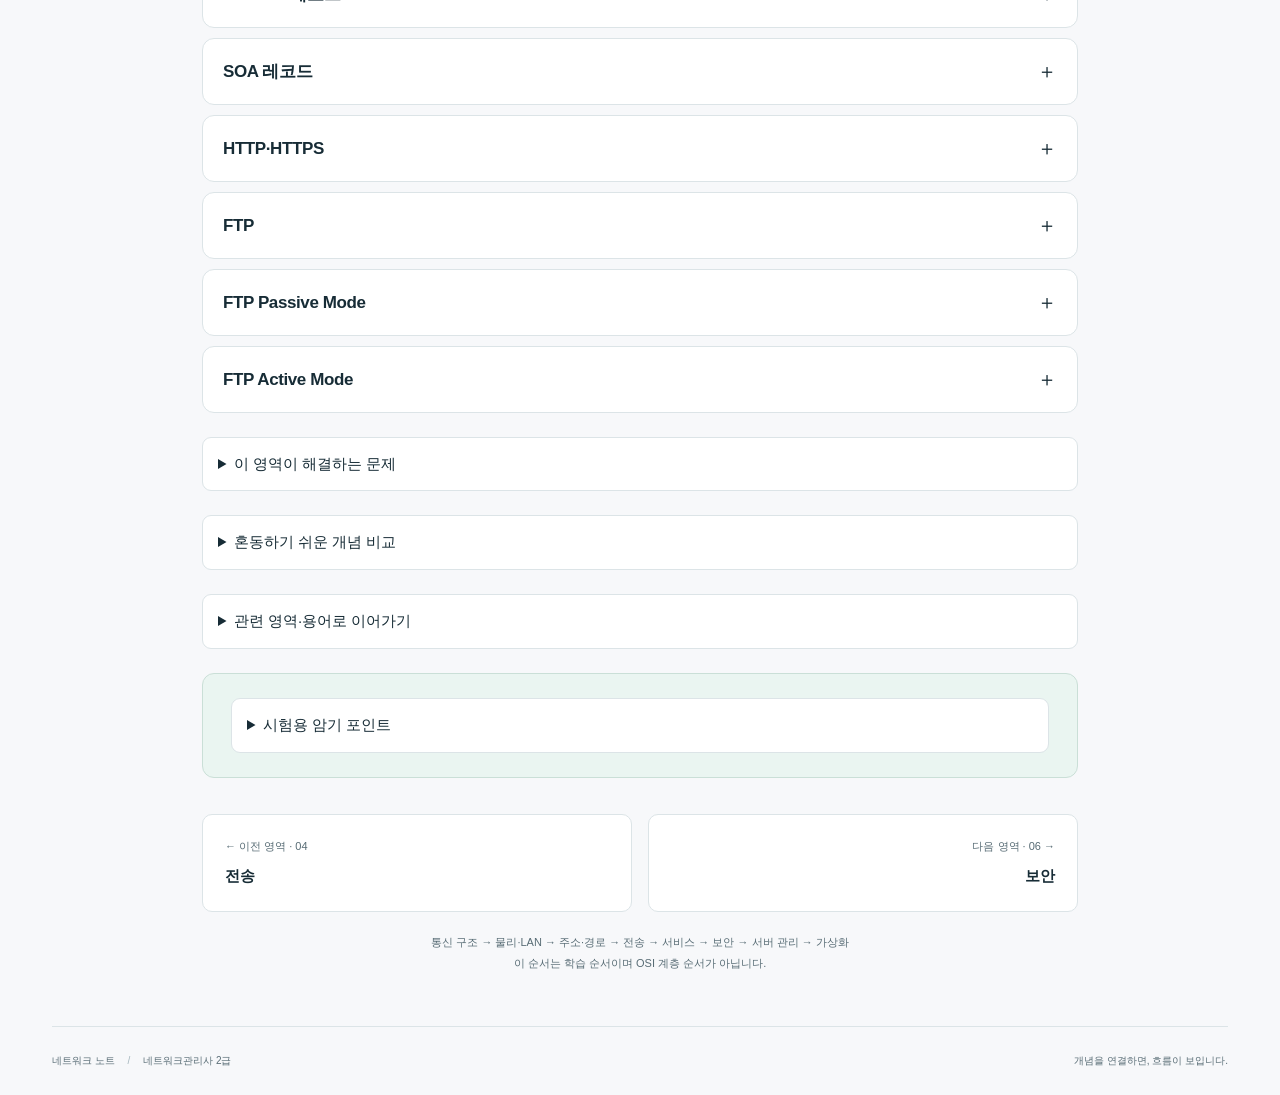
<file: html/services.html>
<!doctype html>
<!-- 통신 흐름과 용어를 연결하는 개념 학습 화면입니다. -->
<html lang="ko">
<head>
  <meta charset="utf-8">
  <meta name="viewport" content="width=device-width, initial-scale=1">
  <!-- 내장 아이콘은 별도 파일 및 루트 favicon 요청 없이 동작합니다. -->
  <link rel="icon" href="data:image/svg+xml,%3Csvg xmlns='http://www.w3.org/2000/svg' viewBox='0 0 32 32'%3E%3Crect width='32' height='32' rx='8' fill='%23087d70'/%3E%3Cpath d='M9 24V8l14 16V8' stroke='white' stroke-width='3' fill='none'/%3E%3C/svg%3E">
  <meta name="description" content="네트워크관리사 2급 개념을 실제 통신 경로와 연결하는 학습 지도">
  <title>서비스 · 네트워크 노트</title>
  <link rel="stylesheet" href="../css/style.css">
  <script defer src="../js/data.js"></script>
  <script defer src="../js/main.js"></script>
</head>
<body data-page-area="services">
<a class="skip-link" href="#main">본문으로 건너뛰기</a>
<header class="site-header"><div class="header-inner">
  <a class="brand" href="../index.html"><span class="brand-mark" aria-hidden="true">N<span>↗</span></span><span>네트워크 노트<small>NETWORK ADMIN · LEVEL 2</small></span></a>
  <nav aria-label="주 메뉴"><a href="../index.html#concept-map">통신 흐름</a><a href="../index.html#web-access">웹 접속 과정</a><a href="../index.html#learning-areas">학습 영역</a></nav>
  
</div></header>
<main id="main" class="detail-main">
  <a class="back-link" href="../index.html">← 전체 개념 지도로 돌아가기</a>
  <section class="detail-hero" aria-labelledby="detail-title"><h1 id="detail-title">서비스</h1><p class="detail-tagline">이름 조회부터 웹·파일 통신까지</p><p class="detail-summary">DNS, DHCP, 웹, 메일, 파일 전송을 통해 사용자가 이용하는 통신의 목적을 이해합니다.</p><span class="detail-count" data-count-for="services"></span></section>
  <section id="position" class="role-panel" aria-labelledby="role-title"><h2 id="role-title">전체 통신에서의 역할</h2><p class="role-target">내 컴퓨터 ↔ 서버 · LAN</p><p class="role-relation">주소 설정과 서비스 요청·응답</p><p>이 영역의 주 학습 분류는 개념 연결을 위한 구분입니다. 한 개념이 여러 지점에 관련될 수 있습니다.</p></section>
  <!-- 공통 렌더러가 data.js의 주 영역 용어를 한 번씩 표시합니다. -->
  <nav hidden class="lesson-toc" aria-label="학습 내용 바로가기">
    <a href="#position">현재 위치</a><a href="#problem">해결하는 문제</a><a href="#scenario">사용 예시</a><a href="#concepts">핵심 용어</a><a href="#comparisons">개념 비교</a><a href="#related">관련 영역</a><a href="#exam">암기 포인트</a>
  </nav>
  <div id="detail-content"></div>
  <noscript><p class="notice">상세 용어·비교표을 보려면 JavaScript를 켜 주세요. 영역의 역할 요약과 홈·이전·다음 페이지 링크는 그대로 이용할 수 있습니다.</p></noscript>
  <!-- 순차 탐색은 학습 순서이며 OSI 계층 번호를 뜻하지 않습니다. -->
  <nav class="sequence-nav" aria-label="이전 및 다음 학습 영역">
    <a href="transport.html"><small>← 이전 영역 · 04</small><strong>전송</strong></a>
    <a href="security.html"><small>다음 영역 · 06 →</small><strong>보안</strong></a>
  </nav>
  <p class="sequence-note">통신 구조 → 물리·LAN → 주소·경로 → 전송 → 서비스 → 보안 → 서버 관리 → 가상화<br>이 순서는 학습 순서이며 OSI 계층 순서가 아닙니다.</p>
</main>
<footer class="site-footer"><span>네트워크 노트 <span aria-hidden="true">/</span> 네트워크관리사 2급</span><span>개념을 연결하면, 흐름이 보입니다.</span></footer>
</body>
</html>
</file>
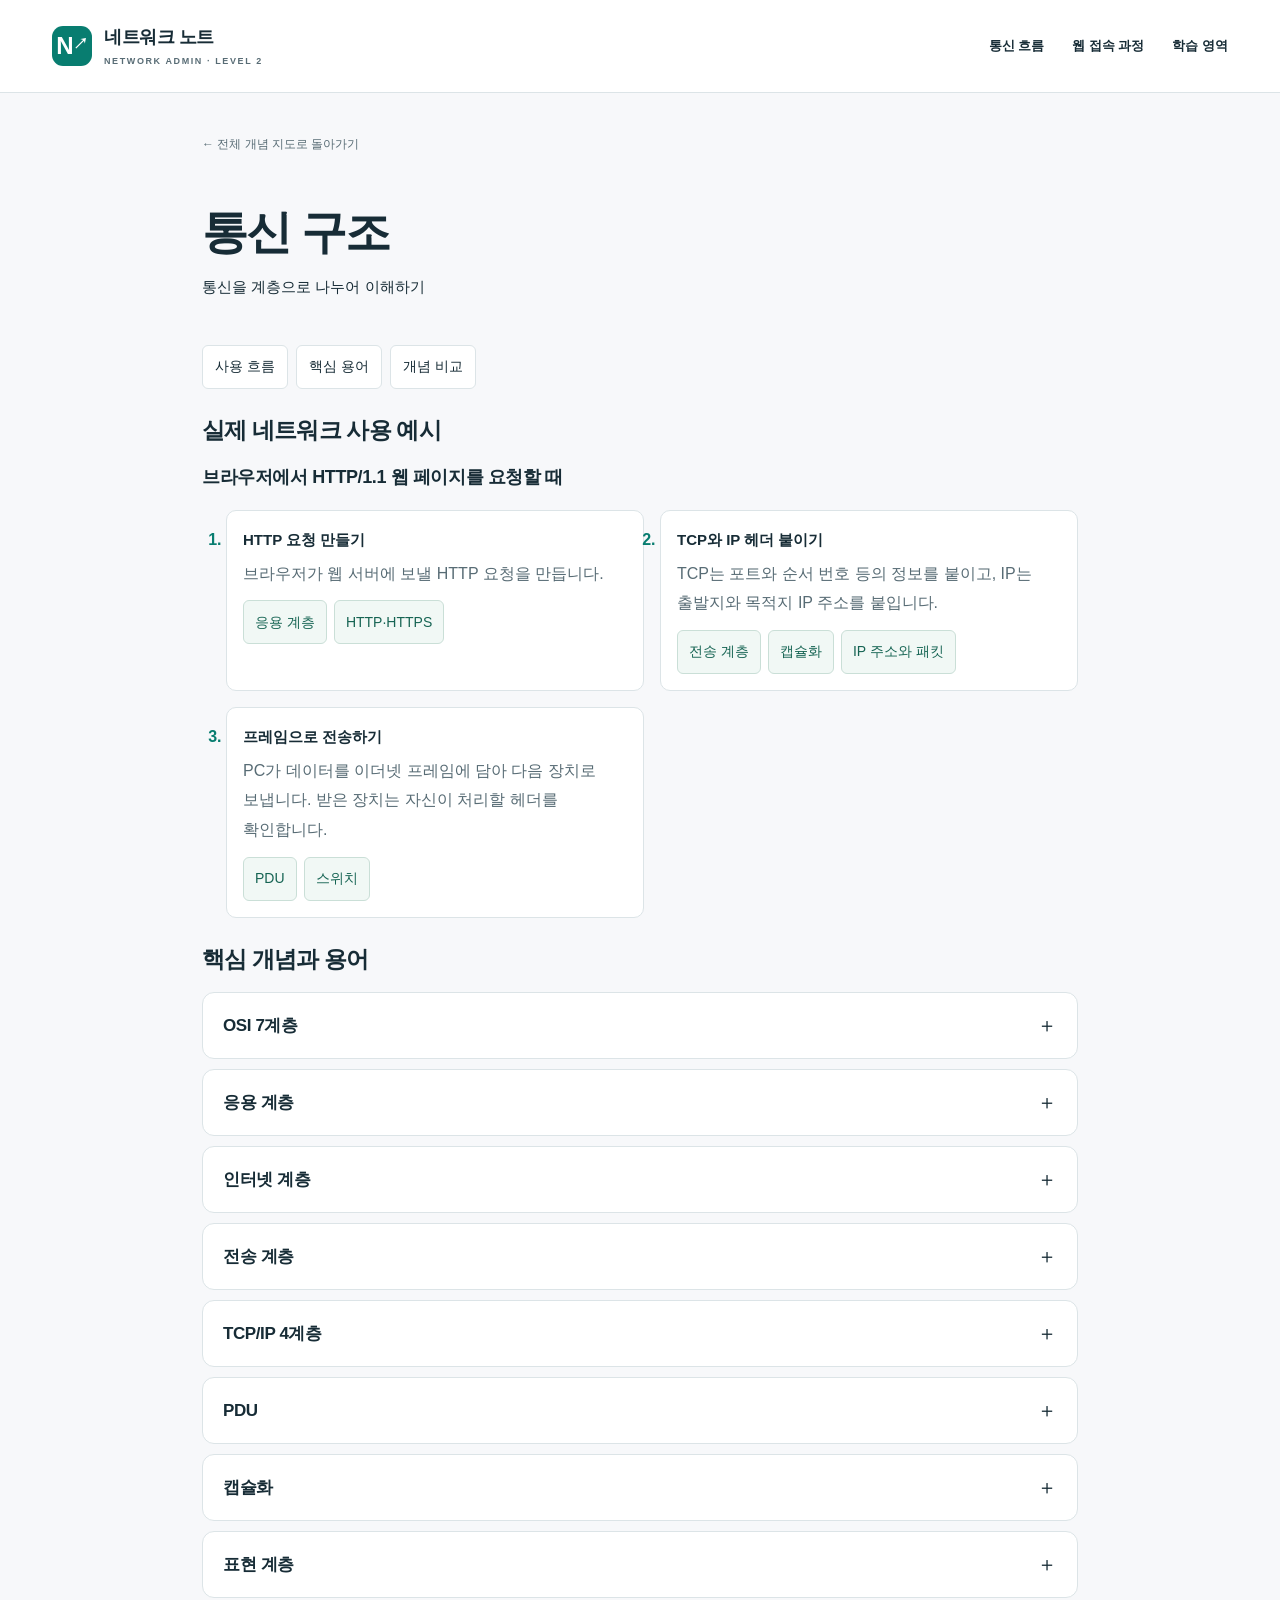
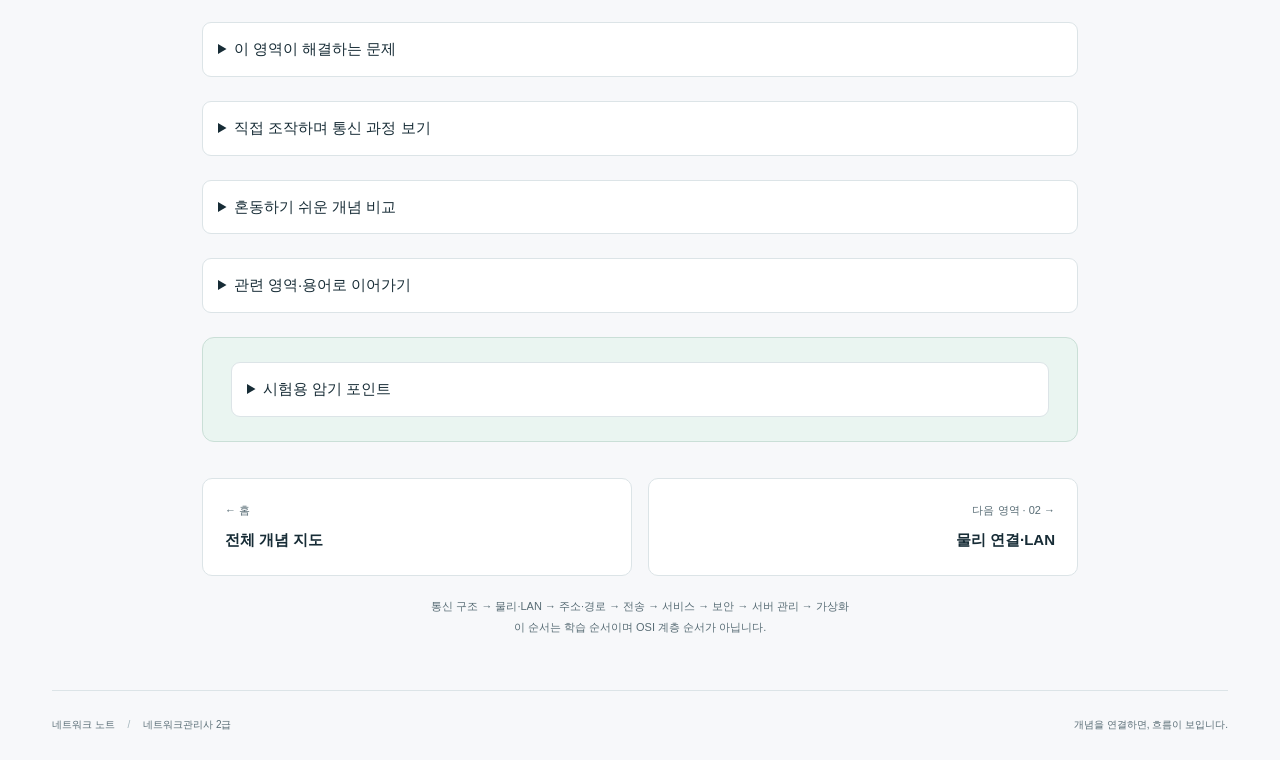
<file: html/structure.html>
<!doctype html>
<!-- 통신 흐름과 용어를 연결하는 개념 학습 화면입니다. -->
<html lang="ko">
<head>
  <meta charset="utf-8">
  <meta name="viewport" content="width=device-width, initial-scale=1">
  <!-- 내장 아이콘은 별도 파일 및 루트 favicon 요청 없이 동작합니다. -->
  <link rel="icon" href="data:image/svg+xml,%3Csvg xmlns='http://www.w3.org/2000/svg' viewBox='0 0 32 32'%3E%3Crect width='32' height='32' rx='8' fill='%23087d70'/%3E%3Cpath d='M9 24V8l14 16V8' stroke='white' stroke-width='3' fill='none'/%3E%3C/svg%3E">
  <meta name="description" content="네트워크관리사 2급 개념을 실제 통신 경로와 연결하는 학습 지도">
  <title>통신 구조 · 네트워크 노트</title>
  <link rel="stylesheet" href="../css/style.css">
  <script defer src="../js/data.js"></script>
  <script defer src="../js/main.js"></script>
</head>
<body data-page-area="structure">
<a class="skip-link" href="#main">본문으로 건너뛰기</a>
<header class="site-header"><div class="header-inner">
  <a class="brand" href="../index.html"><span class="brand-mark" aria-hidden="true">N<span>↗</span></span><span>네트워크 노트<small>NETWORK ADMIN · LEVEL 2</small></span></a>
  <nav aria-label="주 메뉴"><a href="../index.html#concept-map">통신 흐름</a><a href="../index.html#web-access">웹 접속 과정</a><a href="../index.html#learning-areas">학습 영역</a></nav>
  
</div></header>
<main id="main" class="detail-main">
  <a class="back-link" href="../index.html">← 전체 개념 지도로 돌아가기</a>
  <section class="detail-hero" aria-labelledby="detail-title"><h1 id="detail-title">통신 구조</h1><p class="detail-tagline">통신을 계층으로 나누어 이해하기</p><p class="detail-summary">OSI와 TCP/IP를 기준으로 데이터가 포장되어 전달되고 다시 해석되는 전체 구조를 살펴봅니다.</p><span class="detail-count" data-count-for="structure"></span></section>
  <section id="position" class="role-panel" aria-labelledby="role-title"><h2 id="role-title">전체 통신에서의 역할</h2><p class="role-target">전체 통신 과정</p><p class="role-relation">통신 규칙과 데이터 포장</p><p>이 영역의 주 학습 분류는 개념 연결을 위한 구분입니다. 한 개념이 여러 지점에 관련될 수 있습니다.</p></section>
  <!-- 공통 렌더러가 data.js의 주 영역 용어를 한 번씩 표시합니다. -->
  <nav hidden class="lesson-toc" aria-label="학습 내용 바로가기">
    <a href="#position">현재 위치</a><a href="#problem">해결하는 문제</a><a href="#scenario">사용 예시</a><a href="#concepts">핵심 용어</a><a href="#comparisons">개념 비교</a><a href="#related">관련 영역</a><a href="#exam">암기 포인트</a>
  </nav>
  <div id="detail-content"></div>
  <noscript><p class="notice">상세 용어·비교표을 보려면 JavaScript를 켜 주세요. 영역의 역할 요약과 홈·이전·다음 페이지 링크는 그대로 이용할 수 있습니다.</p></noscript>
  <!-- 순차 탐색은 학습 순서이며 OSI 계층 번호를 뜻하지 않습니다. -->
  <nav class="sequence-nav" aria-label="이전 및 다음 학습 영역">
    <a href="../index.html"><small>← 홈</small><strong>전체 개념 지도</strong></a>
    <a href="lan.html"><small>다음 영역 · 02 →</small><strong>물리 연결·LAN</strong></a>
  </nav>
  <p class="sequence-note">통신 구조 → 물리·LAN → 주소·경로 → 전송 → 서비스 → 보안 → 서버 관리 → 가상화<br>이 순서는 학습 순서이며 OSI 계층 순서가 아닙니다.</p>
</main>
<footer class="site-footer"><span>네트워크 노트 <span aria-hidden="true">/</span> 네트워크관리사 2급</span><span>개념을 연결하면, 흐름이 보입니다.</span></footer>
</body>
</html>
</file>
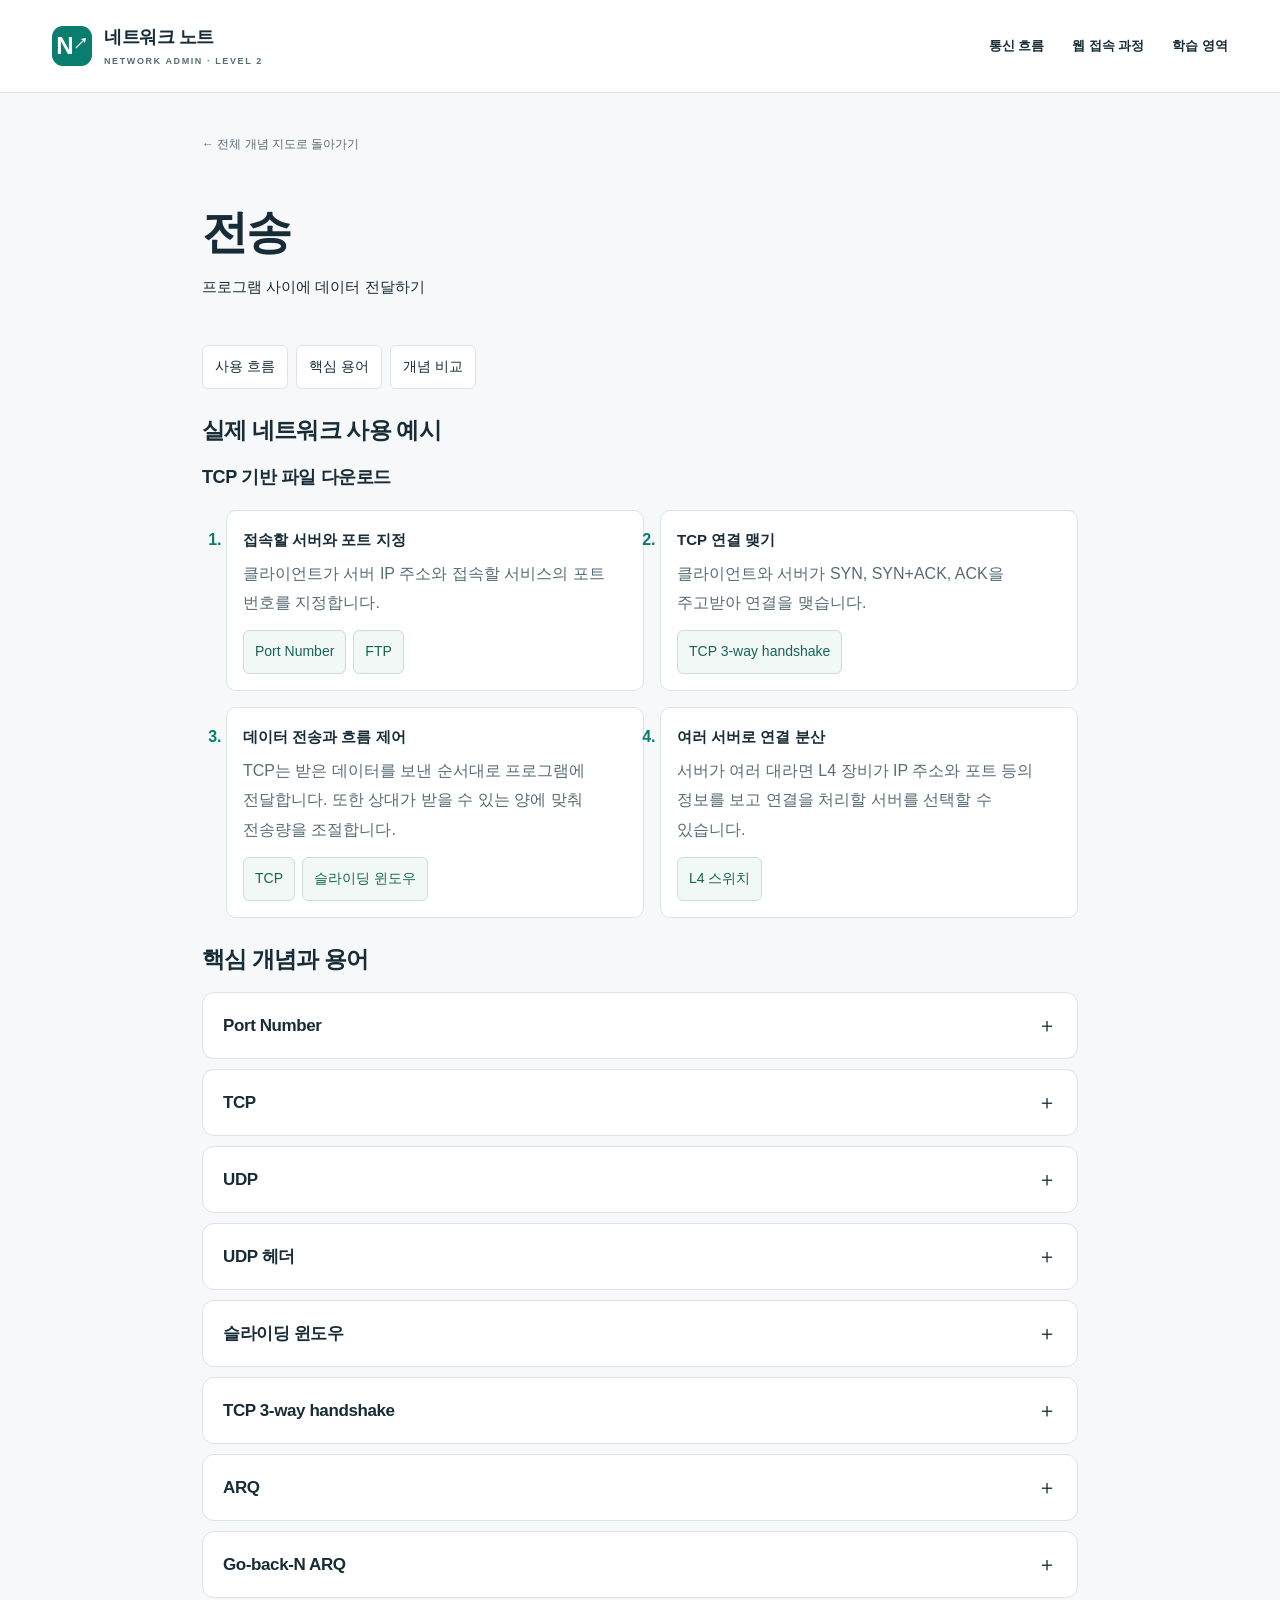
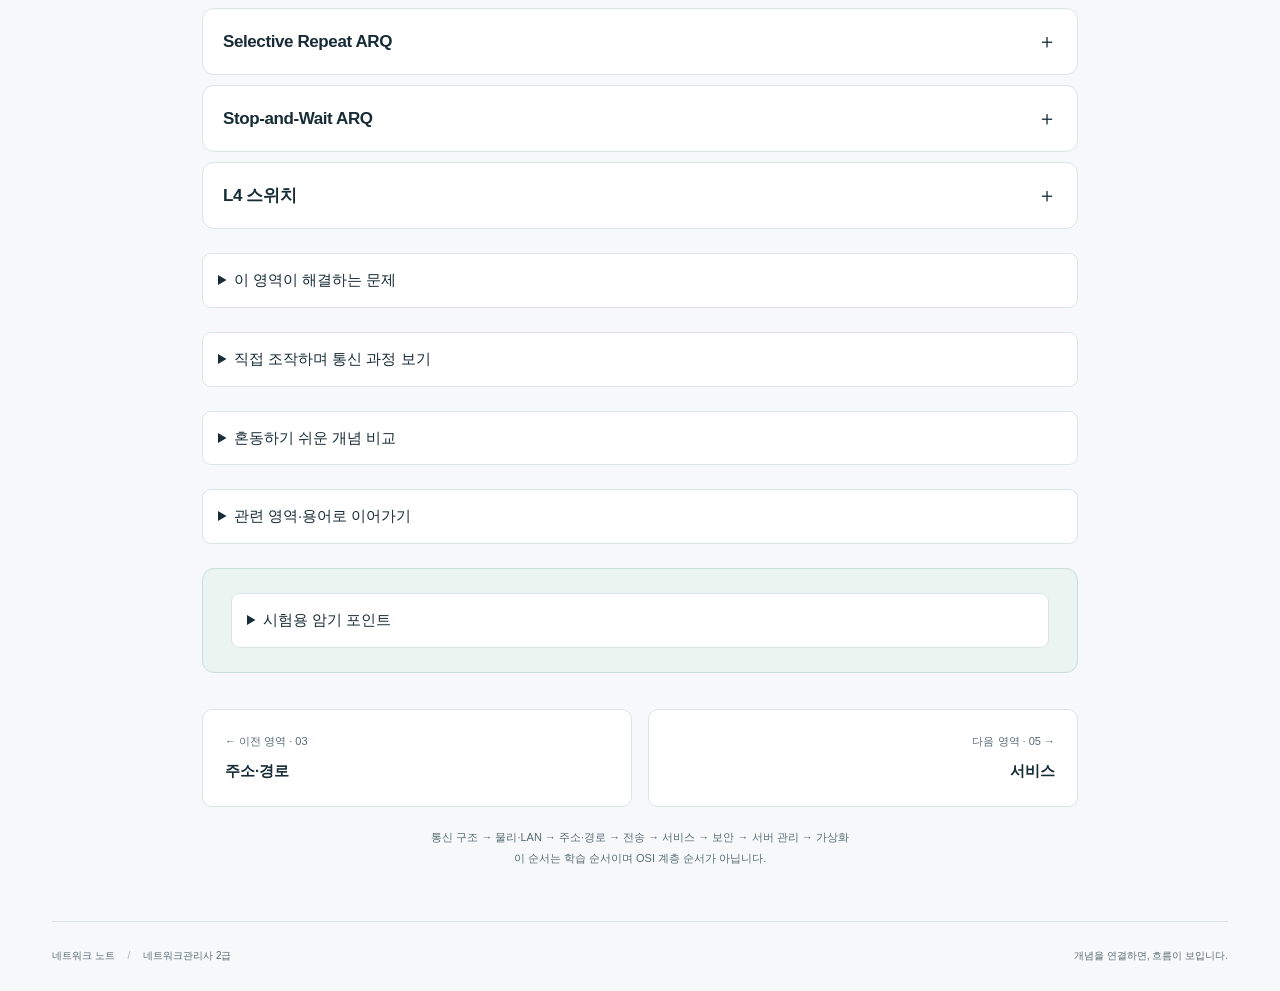
<file: html/transport.html>
<!doctype html>
<!-- 통신 흐름과 용어를 연결하는 개념 학습 화면입니다. -->
<html lang="ko">
<head>
  <meta charset="utf-8">
  <meta name="viewport" content="width=device-width, initial-scale=1">
  <!-- 내장 아이콘은 별도 파일 및 루트 favicon 요청 없이 동작합니다. -->
  <link rel="icon" href="data:image/svg+xml,%3Csvg xmlns='http://www.w3.org/2000/svg' viewBox='0 0 32 32'%3E%3Crect width='32' height='32' rx='8' fill='%23087d70'/%3E%3Cpath d='M9 24V8l14 16V8' stroke='white' stroke-width='3' fill='none'/%3E%3C/svg%3E">
  <meta name="description" content="네트워크관리사 2급 개념을 실제 통신 경로와 연결하는 학습 지도">
  <title>전송 · 네트워크 노트</title>
  <link rel="stylesheet" href="../css/style.css">
  <script defer src="../js/data.js"></script>
  <script defer src="../js/main.js"></script>
</head>
<body data-page-area="transport">
<a class="skip-link" href="#main">본문으로 건너뛰기</a>
<header class="site-header"><div class="header-inner">
  <a class="brand" href="../index.html"><span class="brand-mark" aria-hidden="true">N<span>↗</span></span><span>네트워크 노트<small>NETWORK ADMIN · LEVEL 2</small></span></a>
  <nav aria-label="주 메뉴"><a href="../index.html#concept-map">통신 흐름</a><a href="../index.html#web-access">웹 접속 과정</a><a href="../index.html#learning-areas">학습 영역</a></nav>
  
</div></header>
<main id="main" class="detail-main">
  <a class="back-link" href="../index.html">← 전체 개념 지도로 돌아가기</a>
  <section class="detail-hero" aria-labelledby="detail-title"><h1 id="detail-title">전송</h1><p class="detail-tagline">프로그램 사이에 데이터 전달하기</p><p class="detail-summary">TCP·UDP와 포트가 양 끝의 프로그램을 연결하고 전송을 제어하는 역할을 살펴봅니다.</p><span class="detail-count" data-count-for="transport"></span></section>
  <section id="position" class="role-panel" aria-labelledby="role-title"><h2 id="role-title">전체 통신에서의 역할</h2><p class="role-target">내 컴퓨터 ↔ 서버</p><p class="role-relation">종단 간 전송과 포트 구분</p><p>이 영역의 주 학습 분류는 개념 연결을 위한 구분입니다. 한 개념이 여러 지점에 관련될 수 있습니다.</p></section>
  <!-- 공통 렌더러가 data.js의 주 영역 용어를 한 번씩 표시합니다. -->
  <nav hidden class="lesson-toc" aria-label="학습 내용 바로가기">
    <a href="#position">현재 위치</a><a href="#problem">해결하는 문제</a><a href="#scenario">사용 예시</a><a href="#concepts">핵심 용어</a><a href="#comparisons">개념 비교</a><a href="#related">관련 영역</a><a href="#exam">암기 포인트</a>
  </nav>
  <div id="detail-content"></div>
  <noscript><p class="notice">상세 용어·비교표을 보려면 JavaScript를 켜 주세요. 영역의 역할 요약과 홈·이전·다음 페이지 링크는 그대로 이용할 수 있습니다.</p></noscript>
  <!-- 순차 탐색은 학습 순서이며 OSI 계층 번호를 뜻하지 않습니다. -->
  <nav class="sequence-nav" aria-label="이전 및 다음 학습 영역">
    <a href="address-routing.html"><small>← 이전 영역 · 03</small><strong>주소·경로</strong></a>
    <a href="services.html"><small>다음 영역 · 05 →</small><strong>서비스</strong></a>
  </nav>
  <p class="sequence-note">통신 구조 → 물리·LAN → 주소·경로 → 전송 → 서비스 → 보안 → 서버 관리 → 가상화<br>이 순서는 학습 순서이며 OSI 계층 순서가 아닙니다.</p>
</main>
<footer class="site-footer"><span>네트워크 노트 <span aria-hidden="true">/</span> 네트워크관리사 2급</span><span>개념을 연결하면, 흐름이 보입니다.</span></footer>
</body>
</html>
</file>
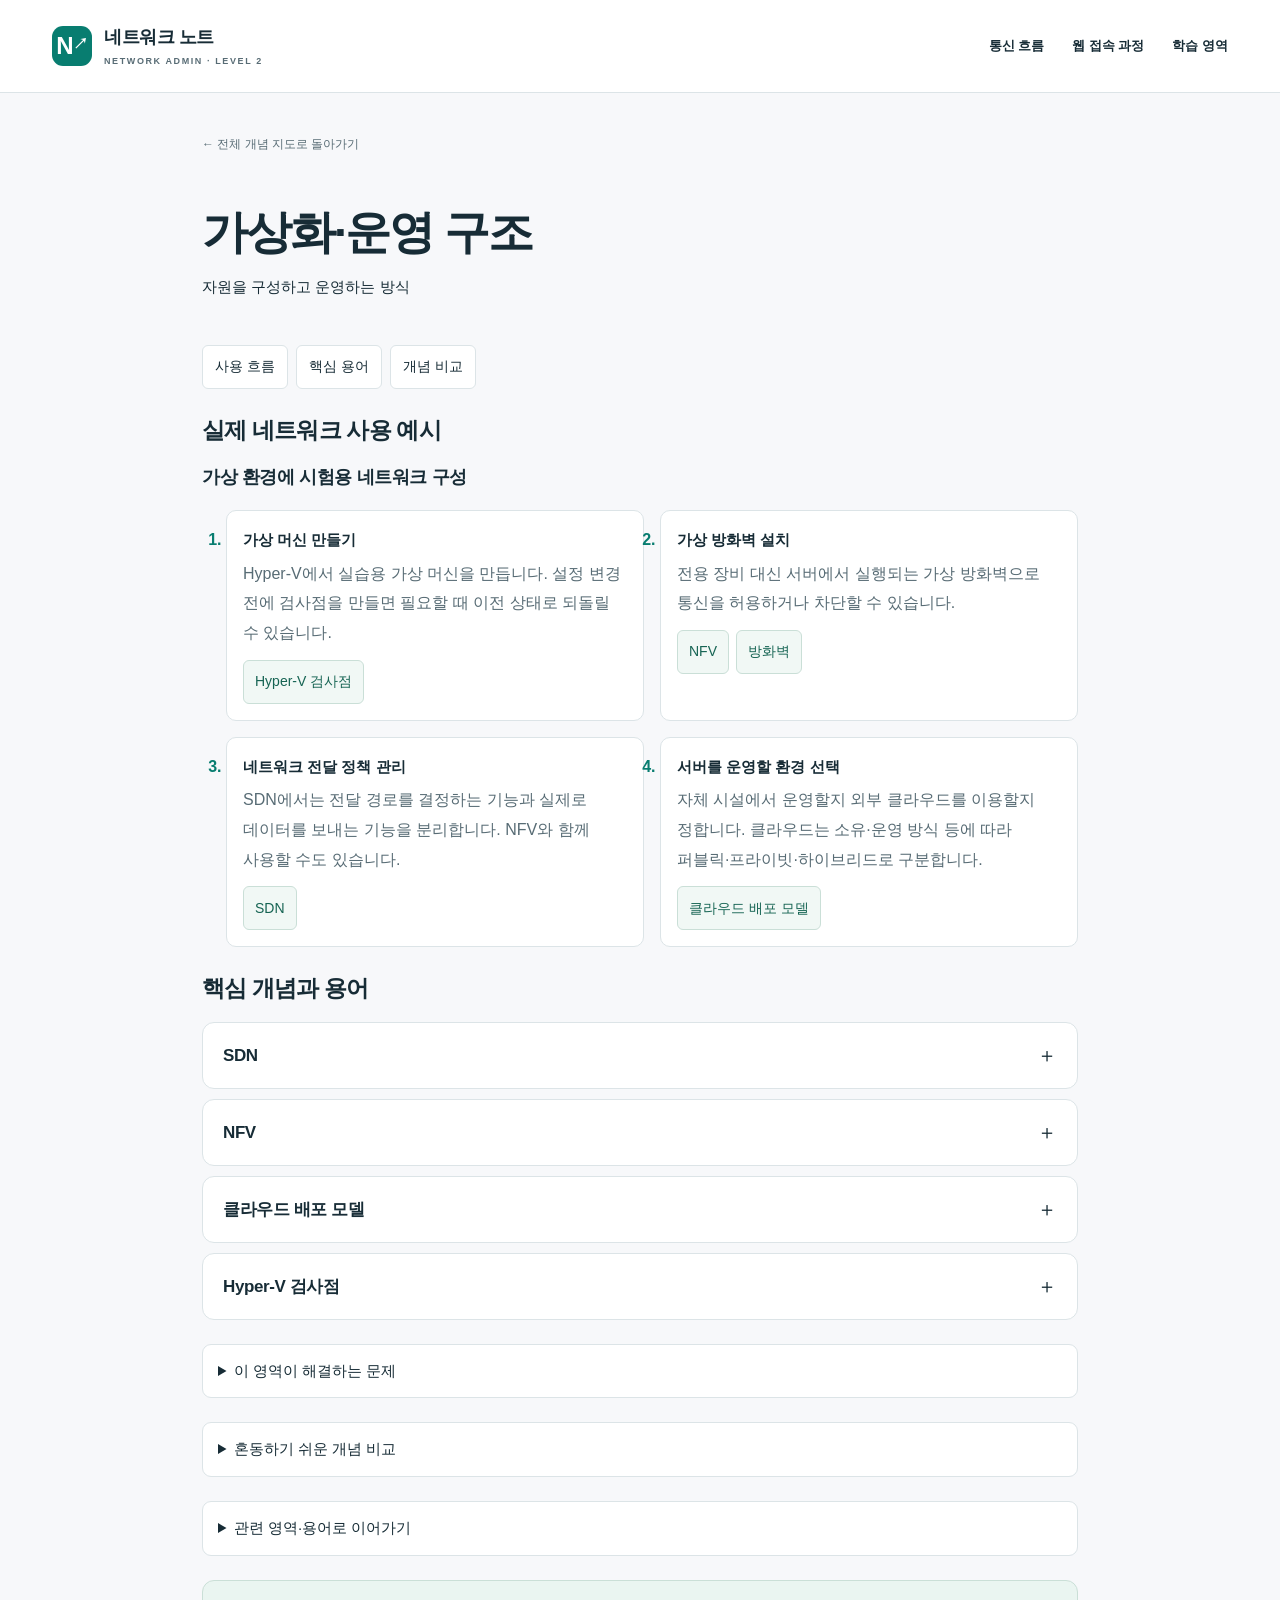
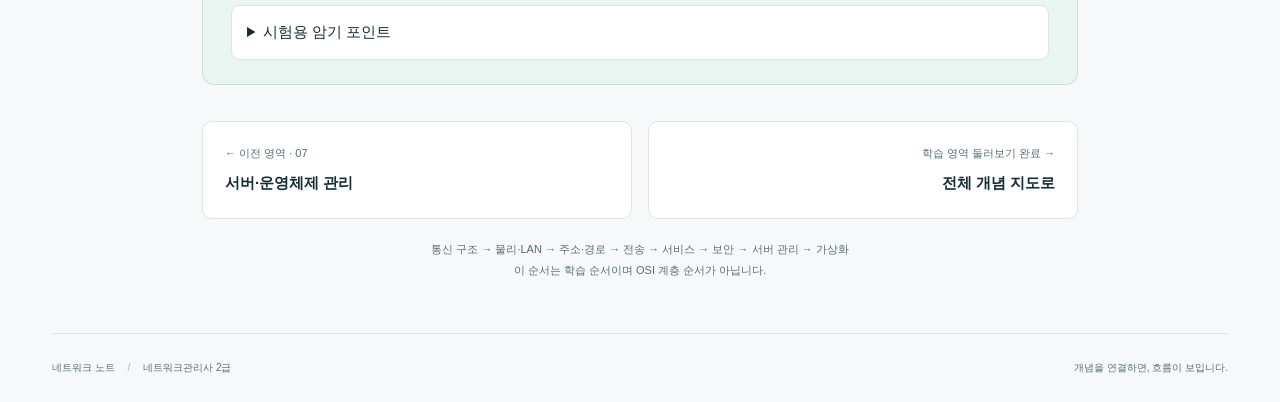
<file: html/virtualization.html>
<!doctype html>
<!-- 통신 흐름과 용어를 연결하는 개념 학습 화면입니다. -->
<html lang="ko">
<head>
  <meta charset="utf-8">
  <meta name="viewport" content="width=device-width, initial-scale=1">
  <!-- 내장 아이콘은 별도 파일 및 루트 favicon 요청 없이 동작합니다. -->
  <link rel="icon" href="data:image/svg+xml,%3Csvg xmlns='http://www.w3.org/2000/svg' viewBox='0 0 32 32'%3E%3Crect width='32' height='32' rx='8' fill='%23087d70'/%3E%3Cpath d='M9 24V8l14 16V8' stroke='white' stroke-width='3' fill='none'/%3E%3C/svg%3E">
  <meta name="description" content="네트워크관리사 2급 개념을 실제 통신 경로와 연결하는 학습 지도">
  <title>가상화·운영 구조 · 네트워크 노트</title>
  <link rel="stylesheet" href="../css/style.css">
  <script defer src="../js/data.js"></script>
  <script defer src="../js/main.js"></script>
</head>
<body data-page-area="virtualization">
<a class="skip-link" href="#main">본문으로 건너뛰기</a>
<header class="site-header"><div class="header-inner">
  <a class="brand" href="../index.html"><span class="brand-mark" aria-hidden="true">N<span>↗</span></span><span>네트워크 노트<small>NETWORK ADMIN · LEVEL 2</small></span></a>
  <nav aria-label="주 메뉴"><a href="../index.html#concept-map">통신 흐름</a><a href="../index.html#web-access">웹 접속 과정</a><a href="../index.html#learning-areas">학습 영역</a></nav>
  
</div></header>
<main id="main" class="detail-main">
  <a class="back-link" href="../index.html">← 전체 개념 지도로 돌아가기</a>
  <section class="detail-hero" aria-labelledby="detail-title"><h1 id="detail-title">가상화·운영 구조</h1><p class="detail-tagline">자원을 구성하고 운영하는 방식</p><p class="detail-summary">네트워크 기능과 가상 머신, 클라우드의 운영 구조를 실제 통신 기반과 연결합니다.</p><span class="detail-count" data-count-for="virtualization"></span></section>
  <section id="position" class="role-panel" aria-labelledby="role-title"><h2 id="role-title">전체 통신에서의 역할</h2><p class="role-target">LAN · 라우터 · 서버</p><p class="role-relation">기능 가상화와 자원 운영</p><p>이 영역의 주 학습 분류는 개념 연결을 위한 구분입니다. 한 개념이 여러 지점에 관련될 수 있습니다.</p></section>
  <!-- 공통 렌더러가 data.js의 주 영역 용어를 한 번씩 표시합니다. -->
  <nav hidden class="lesson-toc" aria-label="학습 내용 바로가기">
    <a href="#position">현재 위치</a><a href="#problem">해결하는 문제</a><a href="#scenario">사용 예시</a><a href="#concepts">핵심 용어</a><a href="#comparisons">개념 비교</a><a href="#related">관련 영역</a><a href="#exam">암기 포인트</a>
  </nav>
  <div id="detail-content"></div>
  <noscript><p class="notice">상세 용어·비교표을 보려면 JavaScript를 켜 주세요. 영역의 역할 요약과 홈·이전·다음 페이지 링크는 그대로 이용할 수 있습니다.</p></noscript>
  <!-- 순차 탐색은 학습 순서이며 OSI 계층 번호를 뜻하지 않습니다. -->
  <nav class="sequence-nav" aria-label="이전 및 다음 학습 영역">
    <a href="server-management.html"><small>← 이전 영역 · 07</small><strong>서버·운영체제 관리</strong></a>
    <a href="../index.html"><small>학습 영역 둘러보기 완료 →</small><strong>전체 개념 지도로</strong></a>
  </nav>
  <p class="sequence-note">통신 구조 → 물리·LAN → 주소·경로 → 전송 → 서비스 → 보안 → 서버 관리 → 가상화<br>이 순서는 학습 순서이며 OSI 계층 순서가 아닙니다.</p>
</main>
<footer class="site-footer"><span>네트워크 노트 <span aria-hidden="true">/</span> 네트워크관리사 2급</span><span>개념을 연결하면, 흐름이 보입니다.</span></footer>
</body>
</html>
</file>
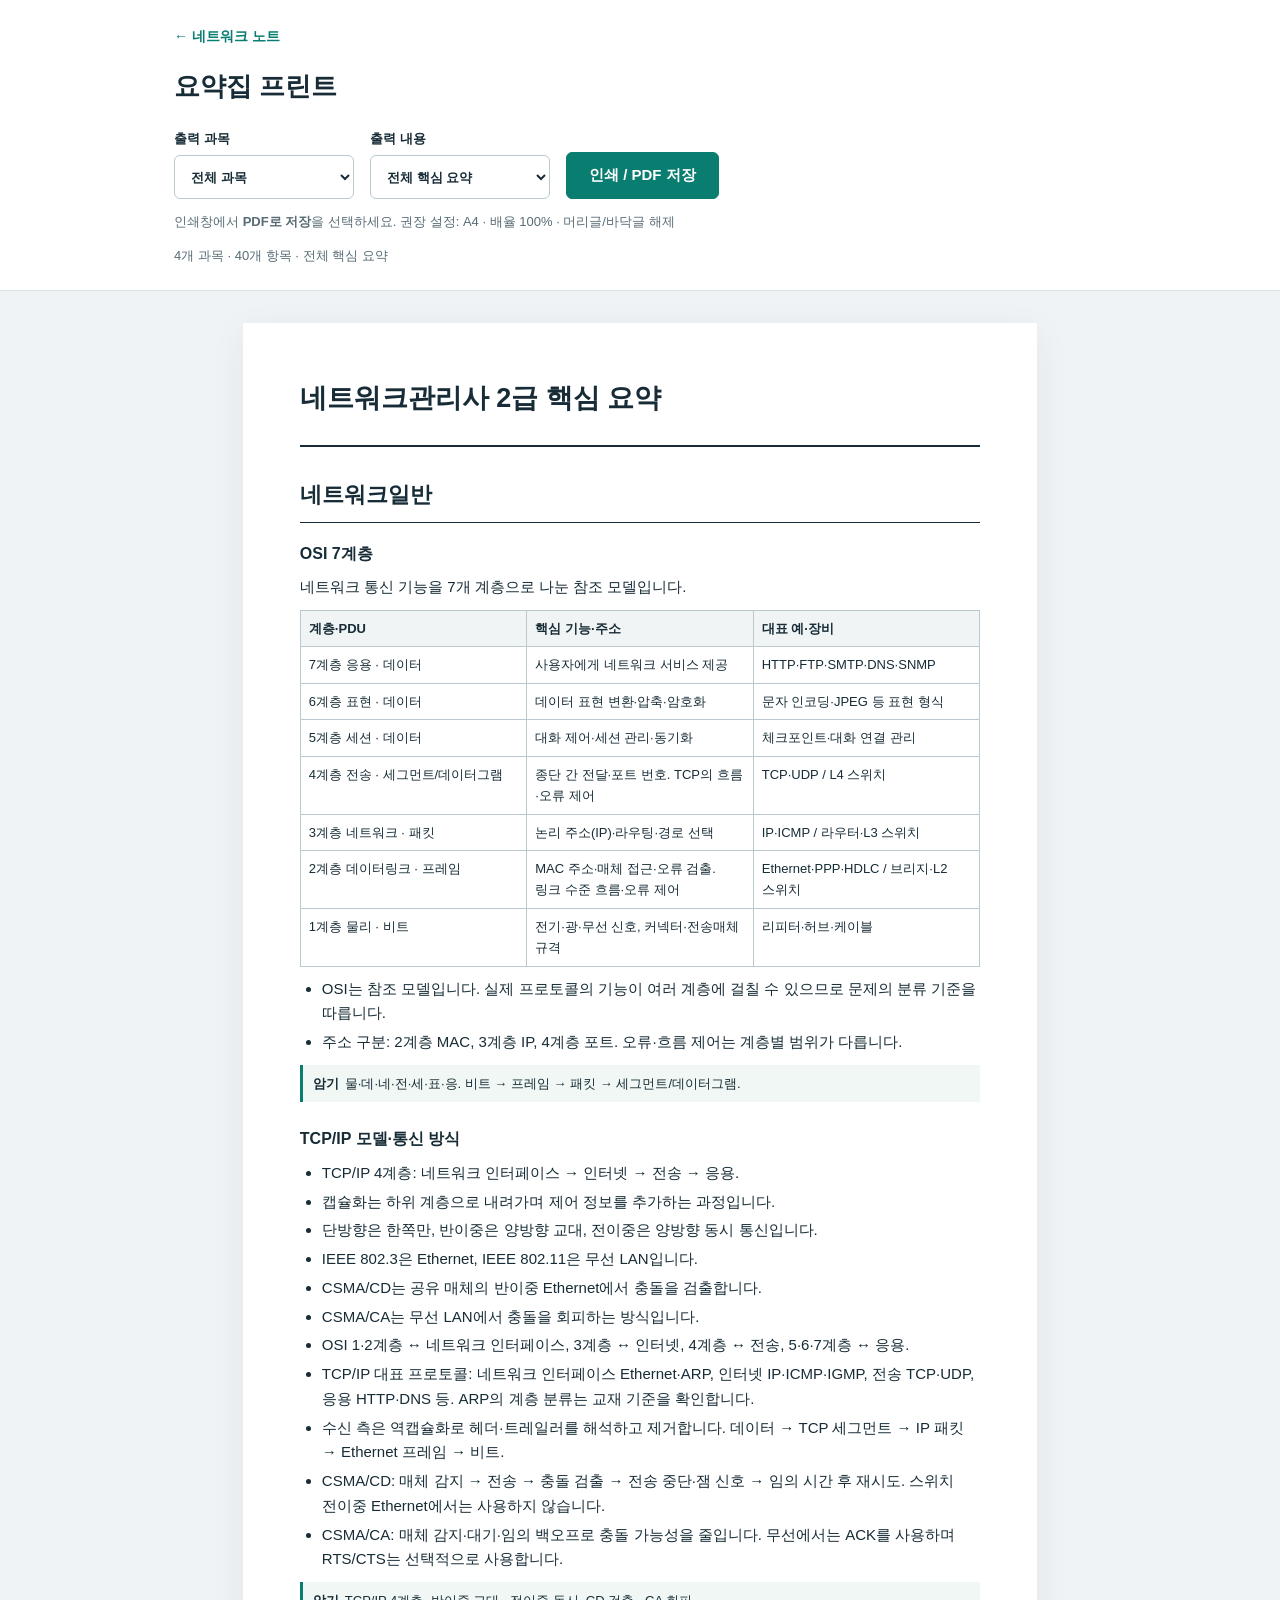
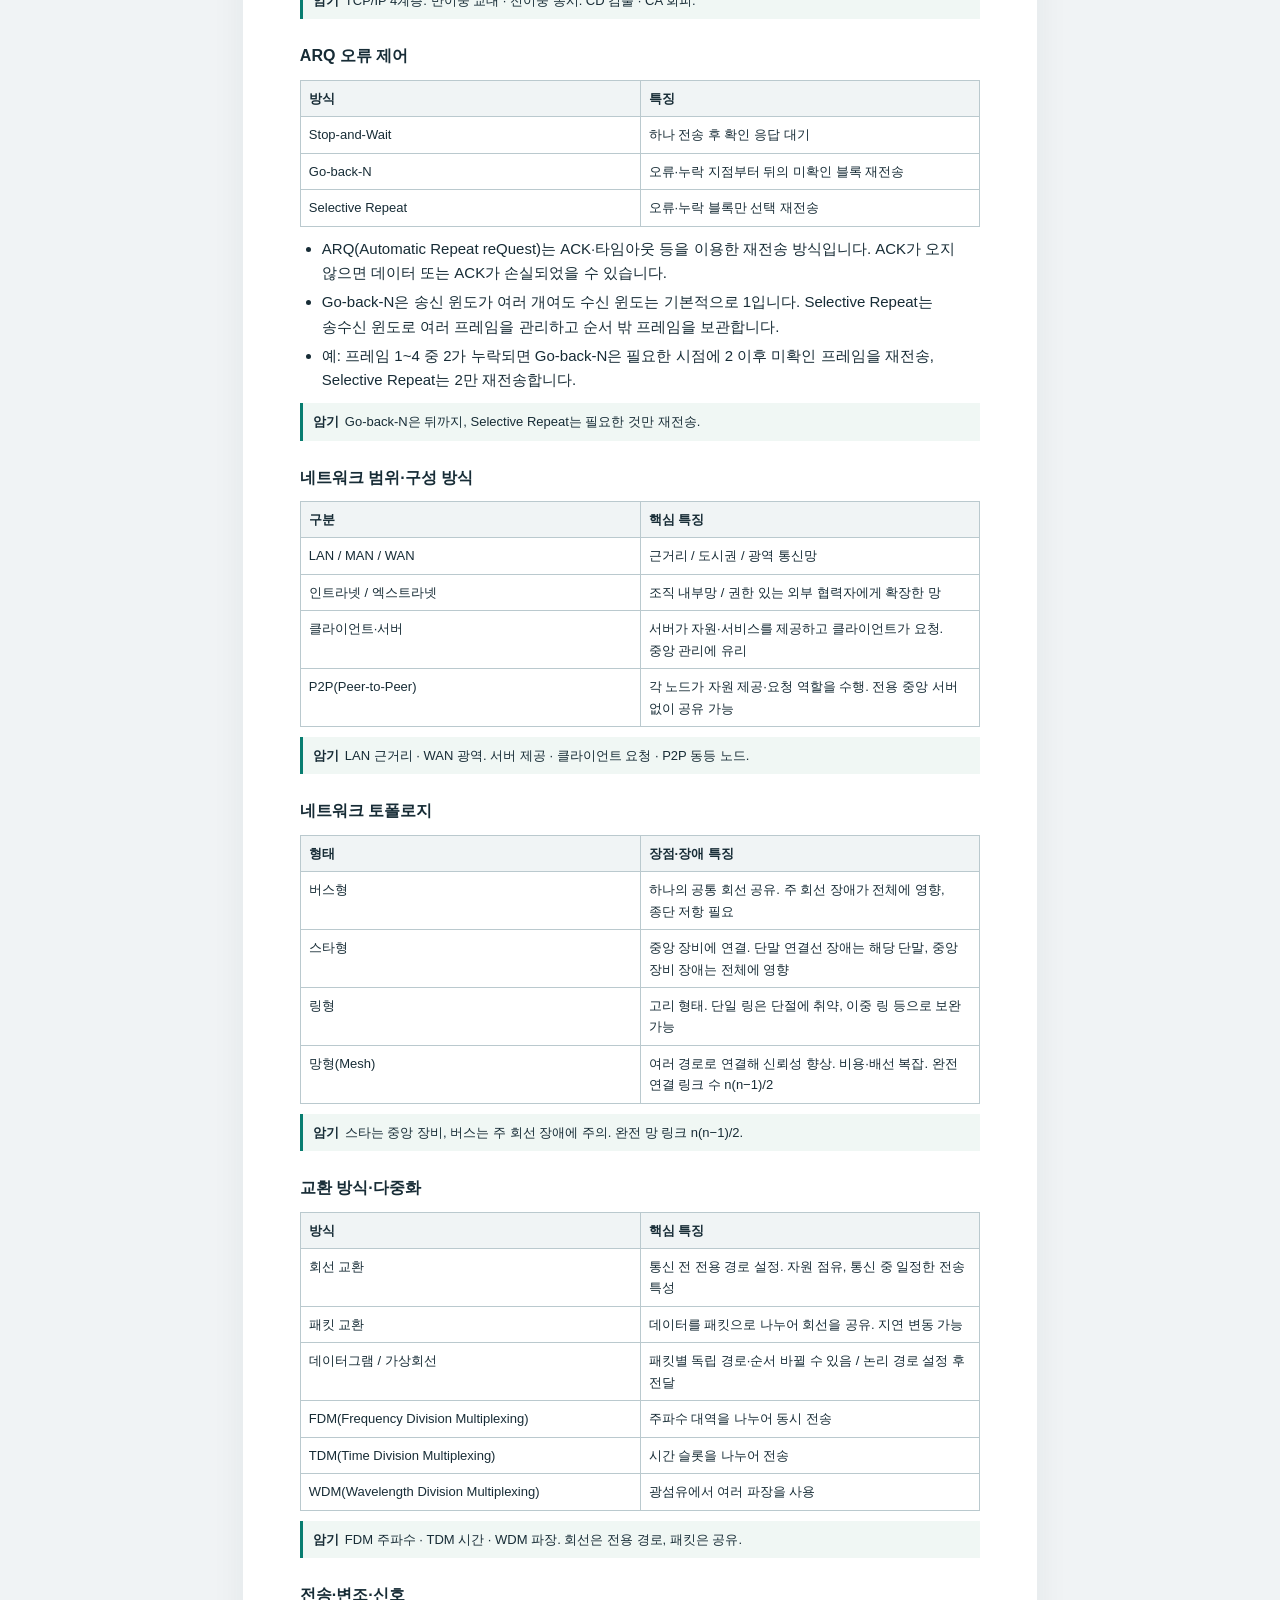
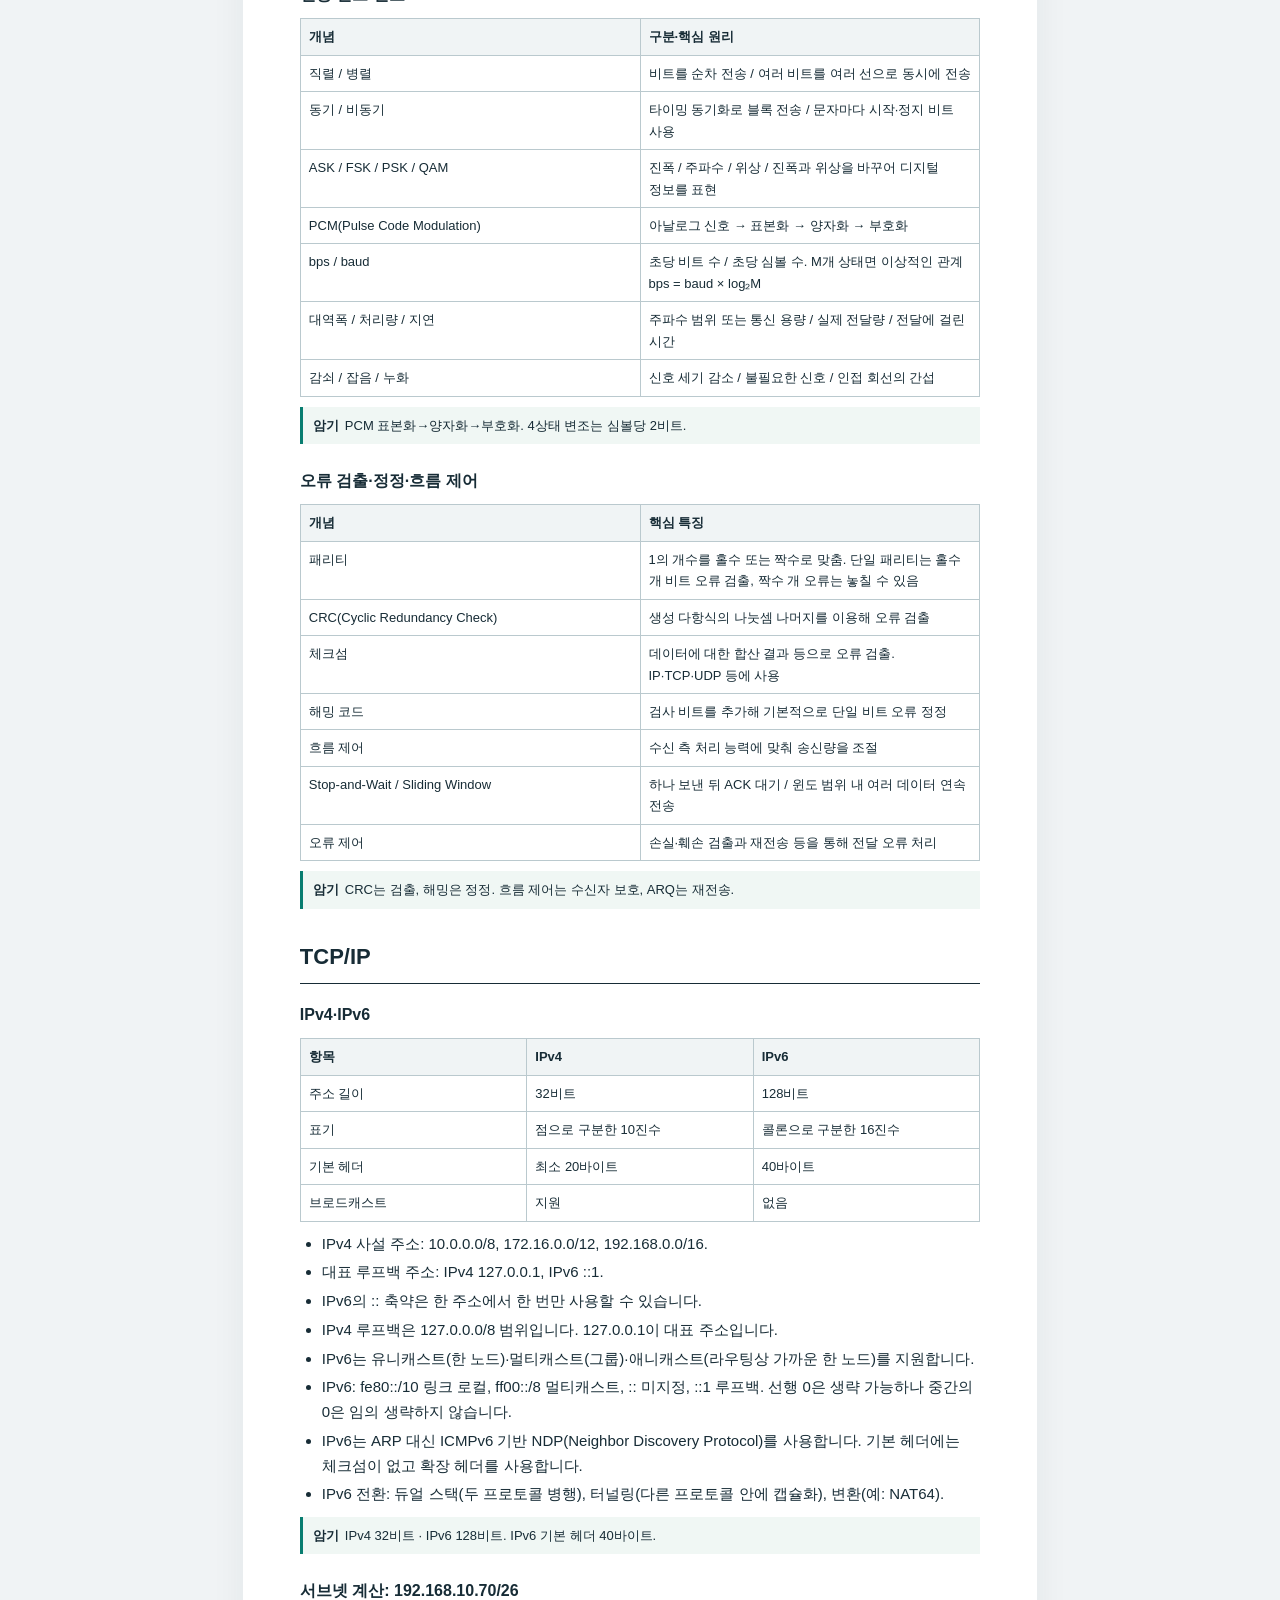
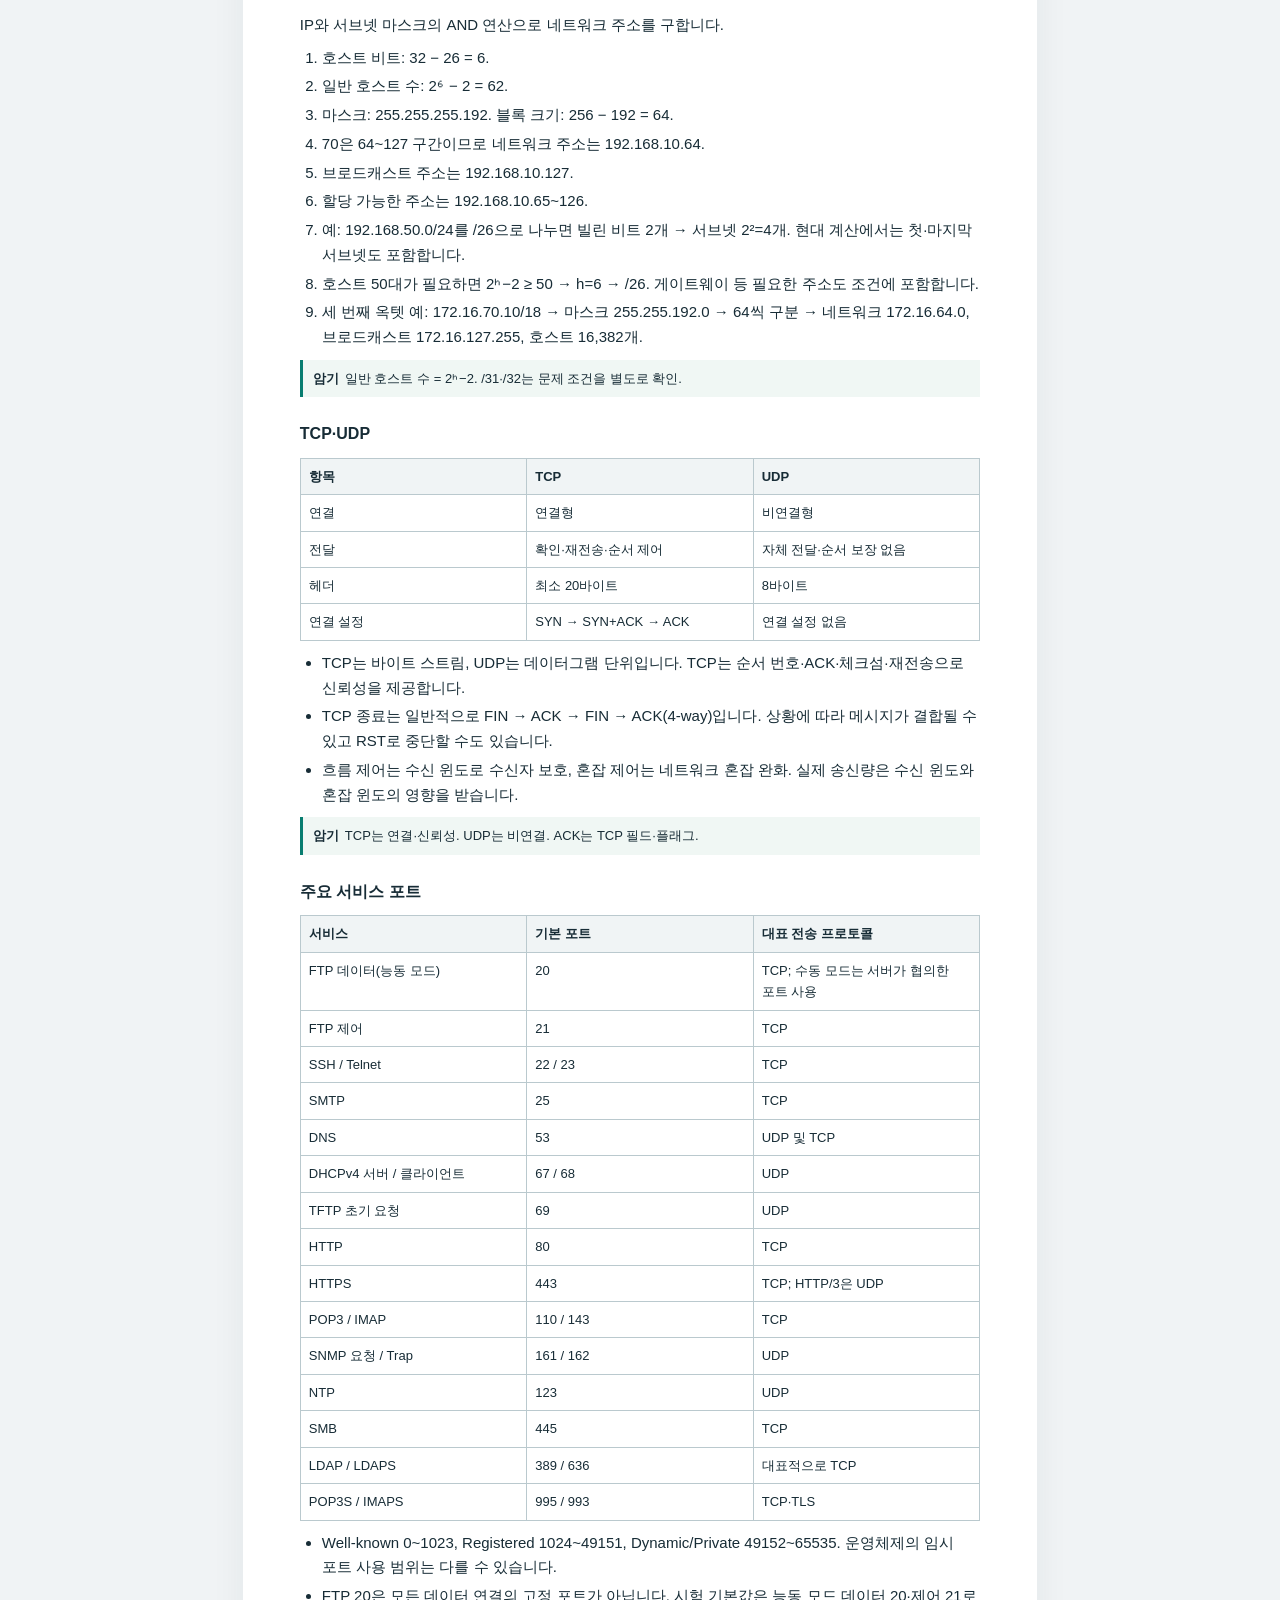
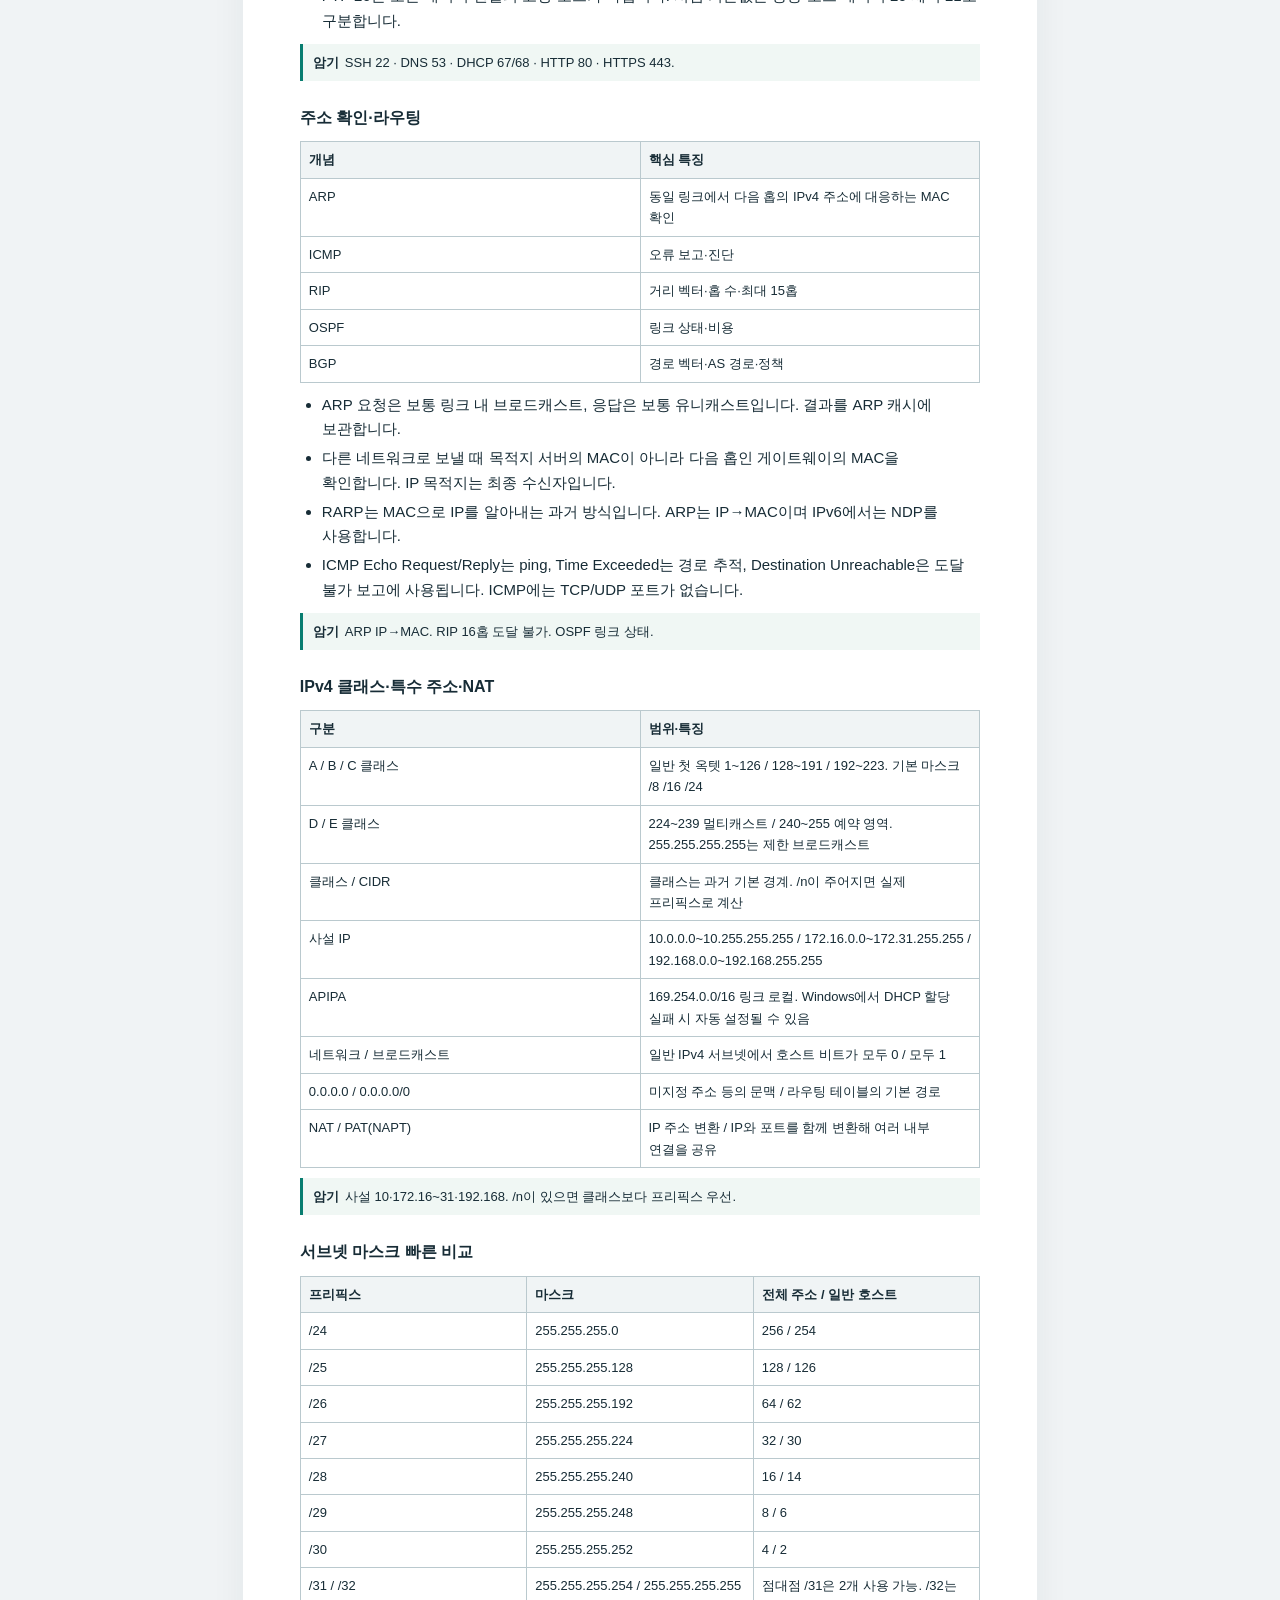
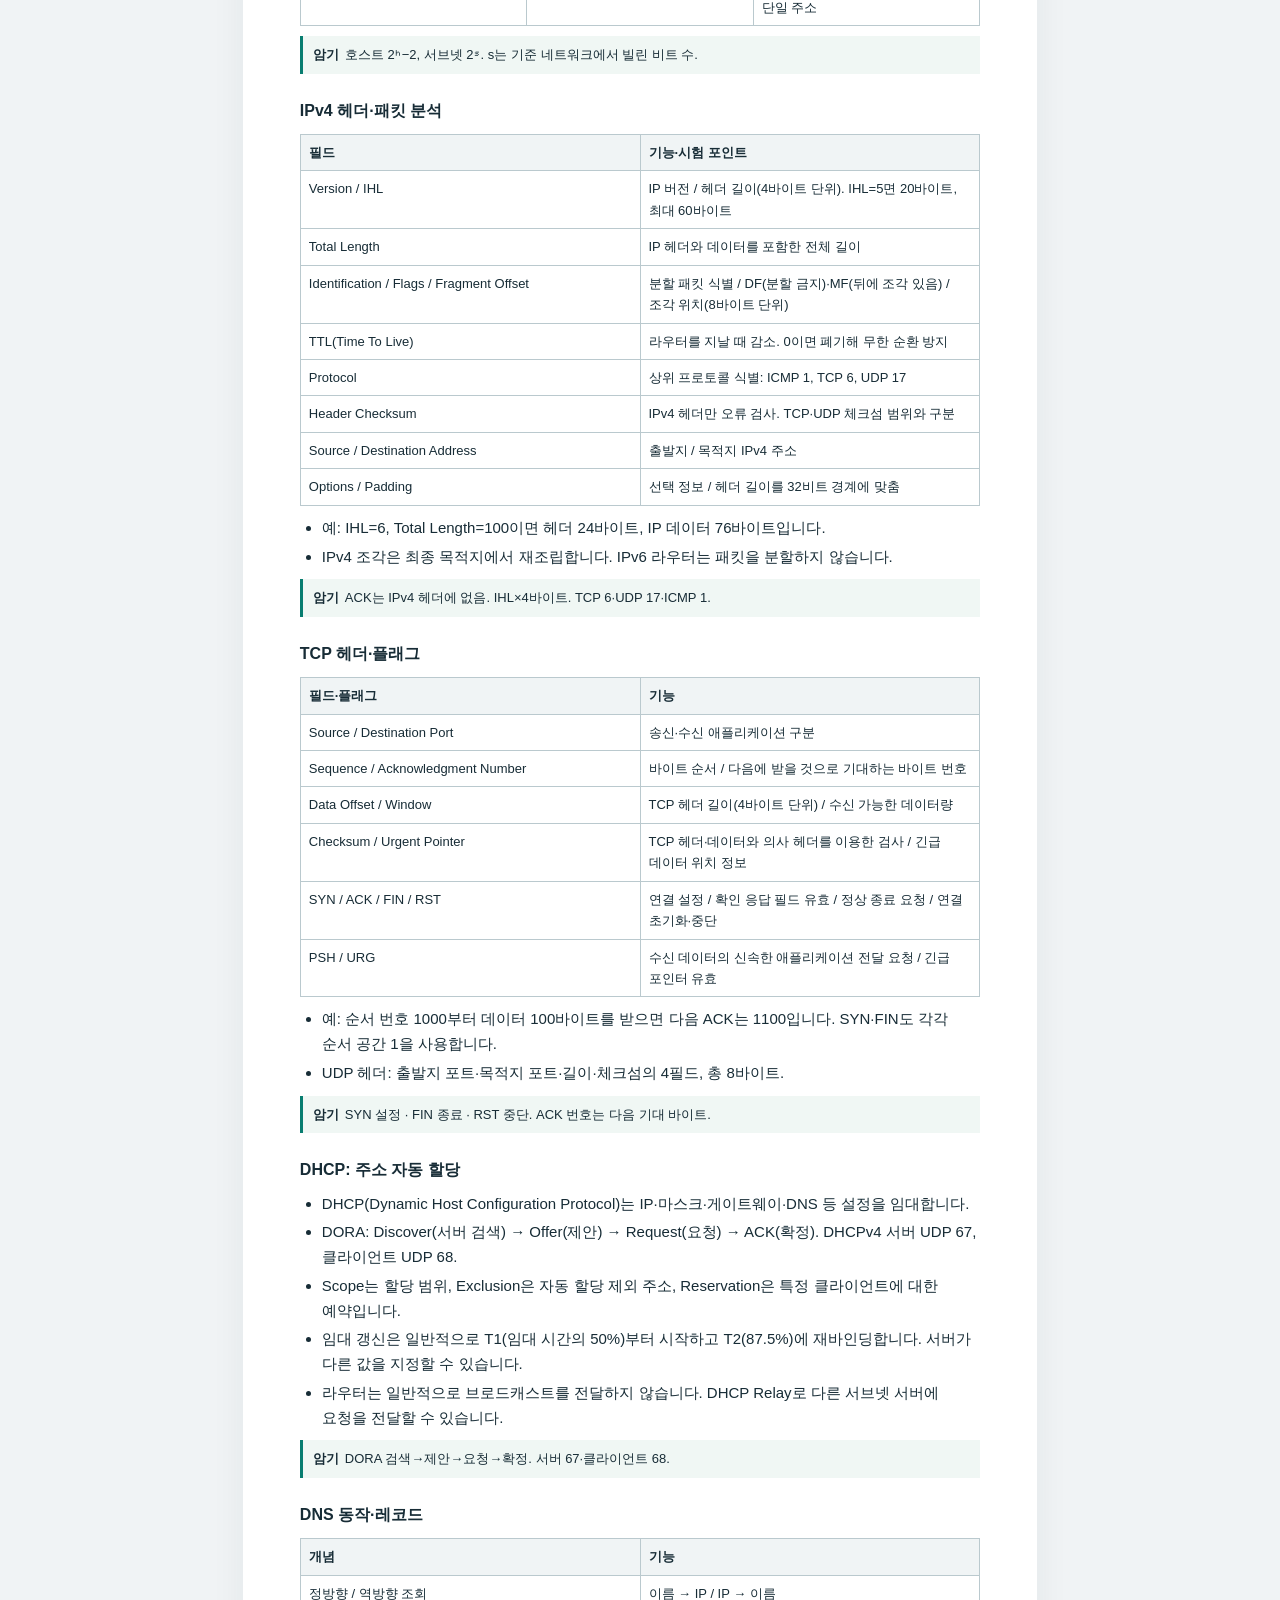
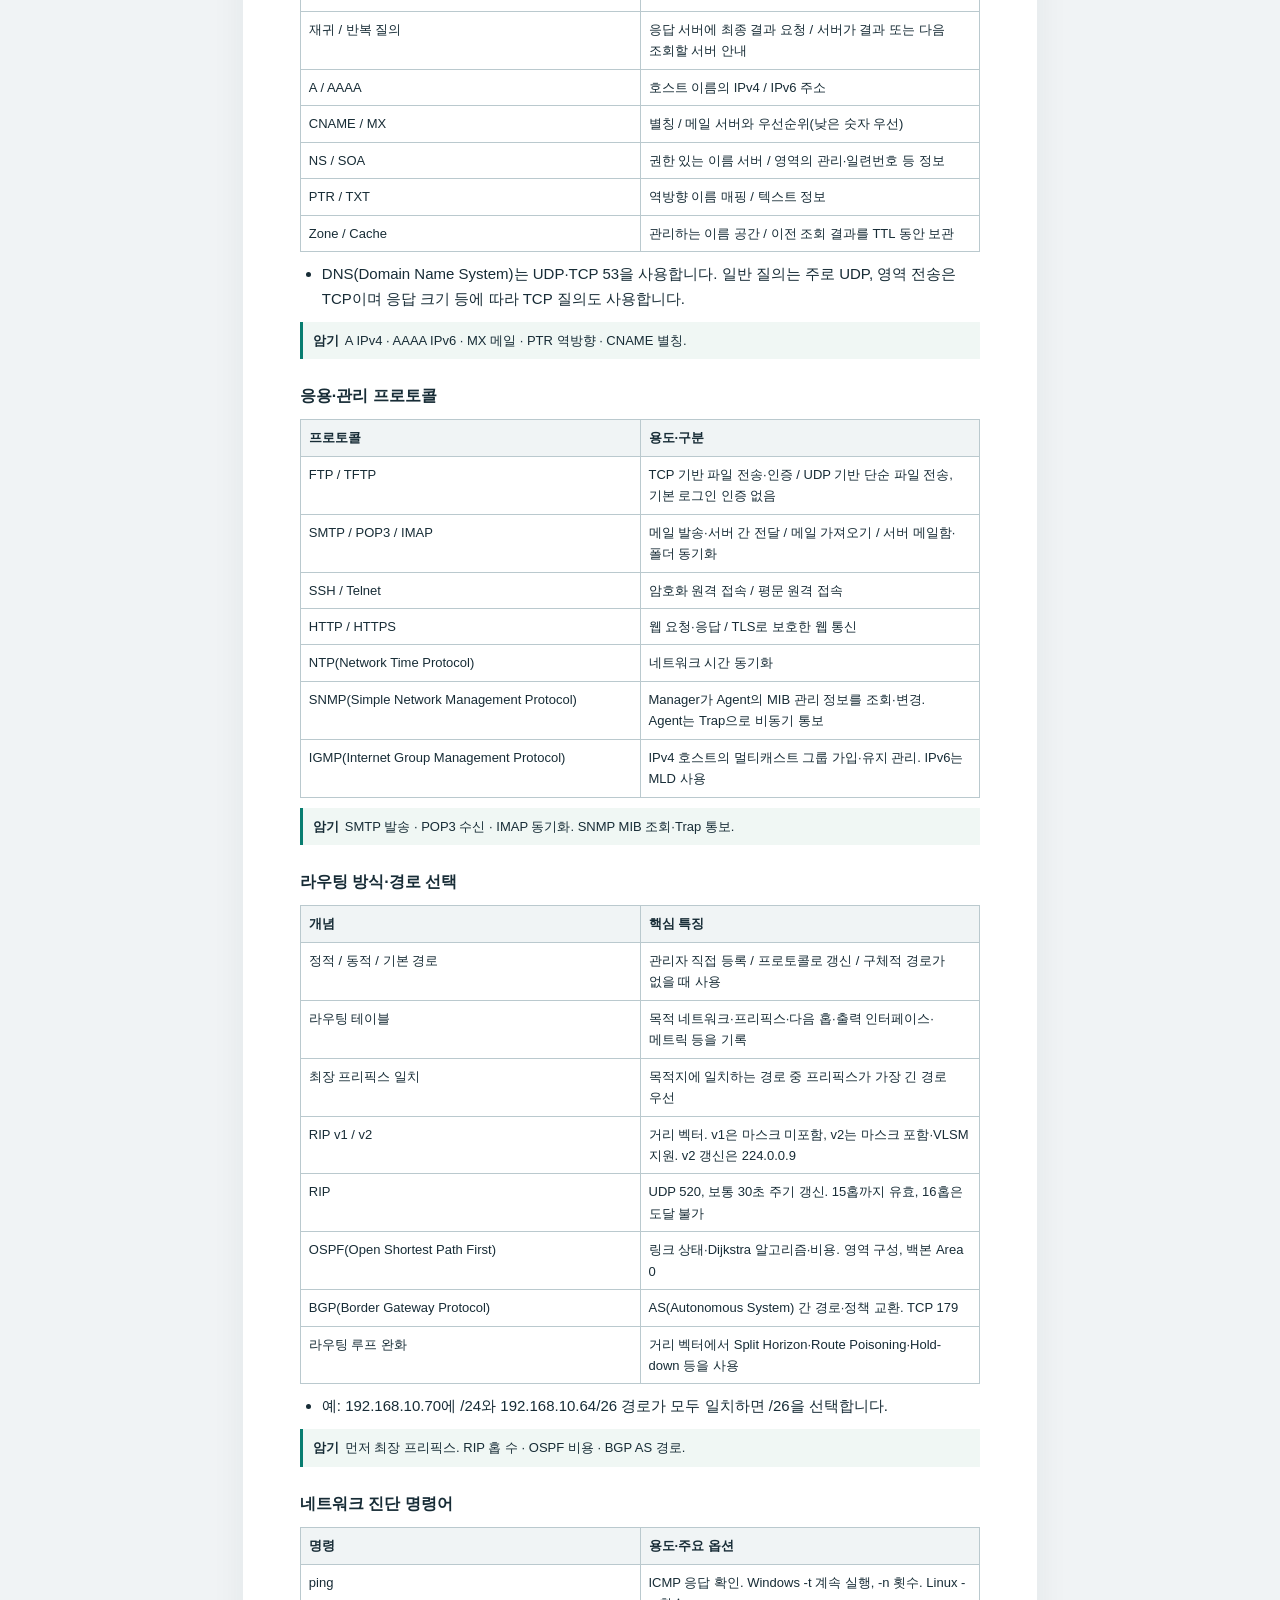
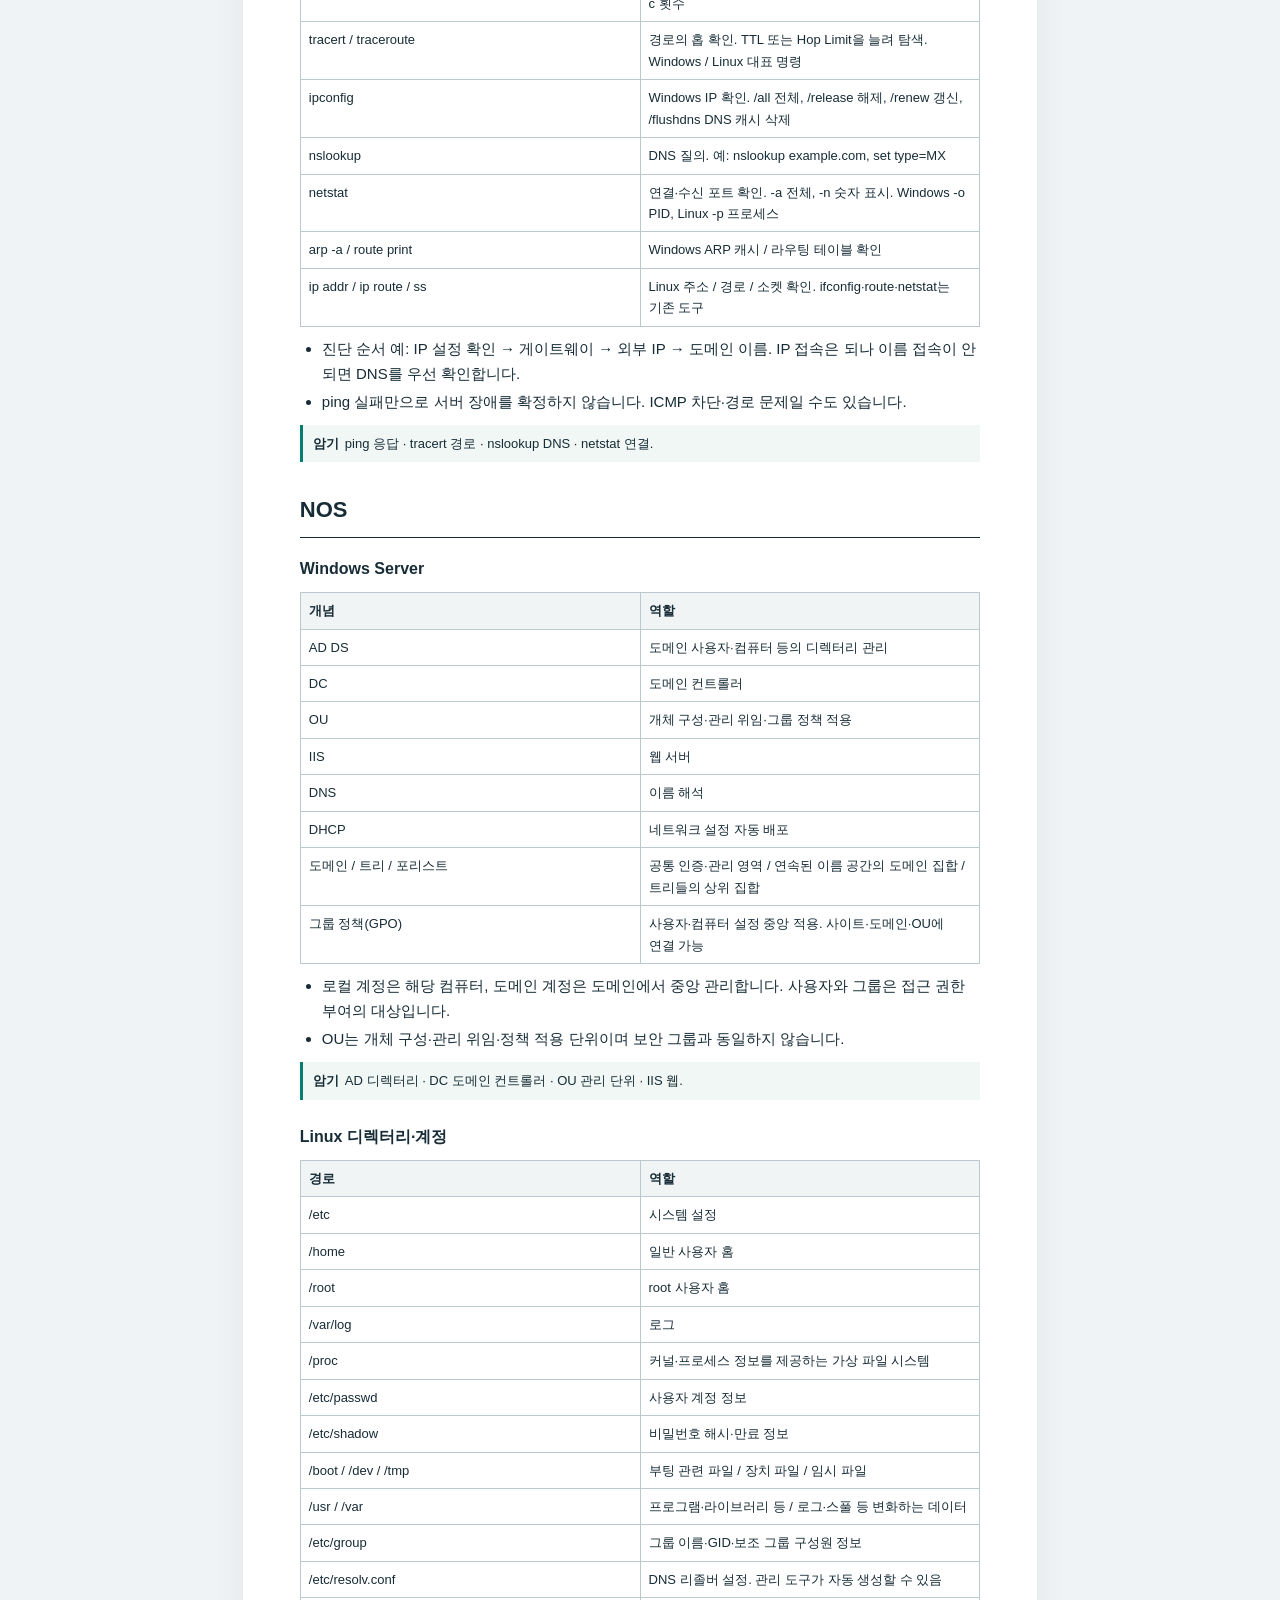
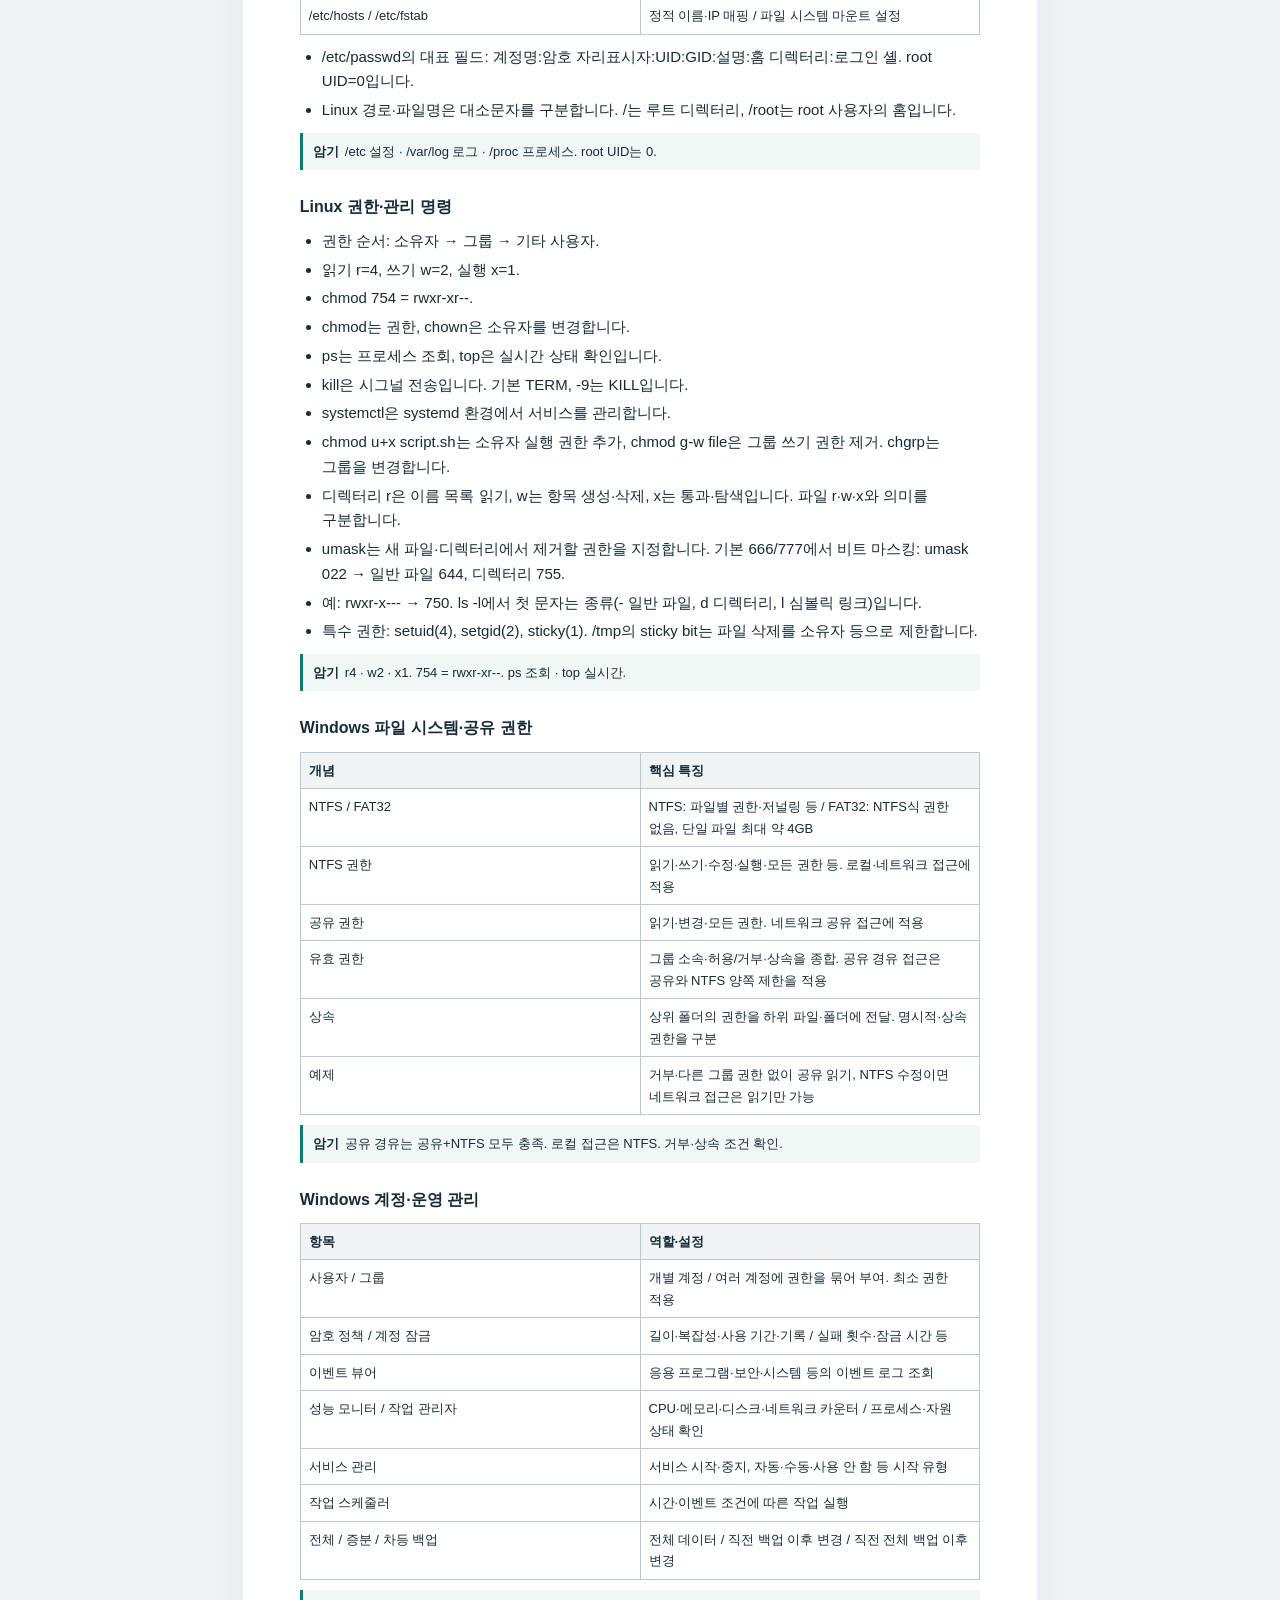
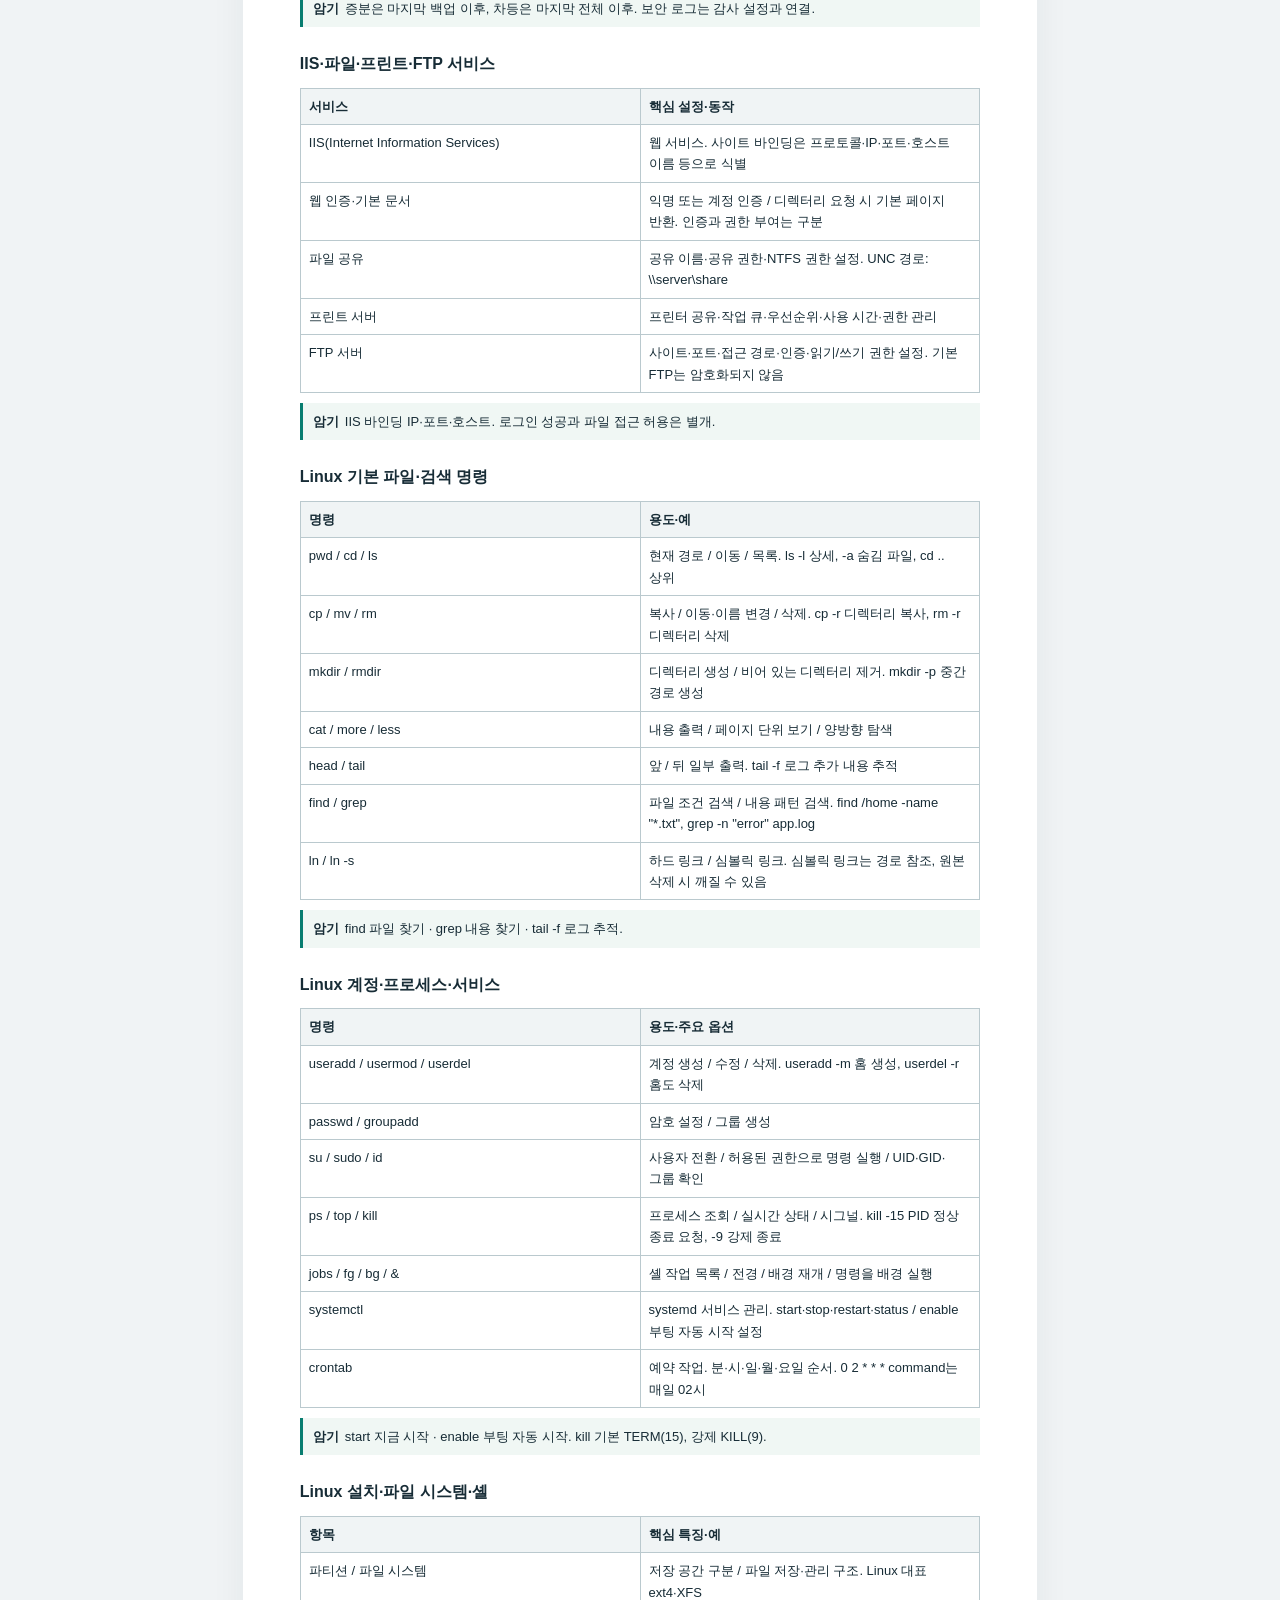
<file: html/print/print.html>
<!doctype html>
<!-- 과목별 요약집 미리보기와 PDF 저장 진입 화면입니다. -->
<html lang="ko">
<head>
  <meta charset="UTF-8">
  <meta name="viewport" content="width=device-width, initial-scale=1">
  <title>요약집 프린트 · 네트워크 노트</title>

  <link rel="stylesheet" href="./print.css">
  <script defer src="./print.js"></script>
</head>

<body>
  <header class="toolbar screen-only">
    <div class="toolbar-inner">
      <a class="back-link" href="../../index.html">
        ← 네트워크 노트
      </a>

      <h1>요약집 프린트</h1>

      <div class="controls">
        <label>
          출력 과목
          <select id="subject-select">
            <option value="all">전체 과목</option>
            <option value="general">네트워크일반</option>
            <option value="tcpip">TCP/IP</option>
            <option value="nos">NOS</option>
            <option value="equipment">네트워크 운용기기</option>
          </select>
        </label>

        <label>
          출력 내용
          <select id="mode-select">
            <option value="full">전체 핵심 요약</option>
            <option value="memory">암기 포인트만</option>
          </select>
        </label>

        <button id="print-button" type="button" disabled>
          인쇄 / PDF 저장
        </button>
      </div>

      <p class="print-guide">
        인쇄창에서 <strong>PDF로 저장</strong>을 선택하세요.
        권장 설정: A4 · 배율 100% · 머리글/바닥글 해제
      </p>

      <p id="preview-status" role="status" aria-live="polite">
        요약집을 준비하고 있습니다.
      </p>
    </div>
  </header>

  <main id="preview" class="paper" aria-label="요약집 미리보기">
    <noscript>
      요약집을 표시하려면 JavaScript를 켜 주세요.
    </noscript>
  </main>

  <footer class="screen-footer screen-only">
    실제 페이지 나눔은 브라우저 인쇄 미리보기에서 확인하세요.
  </footer>
</body>
</html>
</file>
<file: css/style.css>
/* 공통 디자인: 외부 폰트 없이 가독성, 상대 경로 배포, 반응형 지도를 지원합니다. */
:root{color-scheme:light;--paper:#f7f8fa;--ink:#172c36;--muted:#586c75;--line:#dce4e7;--accent:#087d70;--soft:#eaf5f1;--white:#fff}
*{box-sizing:border-box}
html{scroll-behavior:smooth;scroll-padding-top:24px}
body{margin:0;background:var(--paper);color:var(--ink);font-family:"Segoe UI","Malgun Gothic",sans-serif;font-size:15px;line-height:1.65;word-break:keep-all;overflow-wrap:anywhere}
a{color:inherit;text-decoration:none}
button{font:inherit;cursor:pointer}
a,button{-webkit-tap-highlight-color:transparent}
a:hover{color:var(--accent)}
a:focus-visible,button:focus-visible{outline:3px solid #1266c4;outline-offset:5px;border-radius:4px}
[hidden]{display:none!important}
h1,h2,h3,p{margin:0}
.skip-link{position:absolute;top:-100px;left:16px;z-index:10;background:var(--ink);color:white;padding:12px 20px}
.skip-link:focus{top:12px}
.site-header{background:var(--white);border-bottom:1px solid var(--line)}
.header-inner{max-width:1240px;min-height:92px;margin:auto;padding:16px 32px;display:flex;align-items:center;gap:42px}
.brand{display:flex;align-items:center;gap:12px;font-size:18px;font-weight:750;letter-spacing:-.5px}
.brand small{display:block;font-size:9px;letter-spacing:1.6px;color:var(--muted);font-weight:600;margin-top:1px}
.brand-mark{display:flex;align-items:center;justify-content:center;width:40px;height:40px;border-radius:11px;background:var(--accent);color:white;font-size:24px;font-weight:700}
.brand-mark span{font-size:15px;align-self:flex-start;margin-top:6px}
.header-inner nav{display:flex;gap:28px;margin-left:auto;font-size:13px;font-weight:600}
.header-inner nav a{padding:10px 0}
.phase-badge{display:inline-flex;align-items:center;gap:10px;border:1px solid var(--line);border-radius:6px;padding:5px 10px;font-size:10px;letter-spacing:1px;font-weight:700;color:var(--muted)}
.phase-badge span{letter-spacing:0;font-weight:400;border-left:1px solid var(--line);padding-left:10px}
main{max-width:1240px;padding:0 32px;margin:auto}
.hero{padding:64px 0 54px;display:grid;grid-template-columns:1.4fr 1fr;align-items:center;gap:50px}
.eyebrow{font-size:10px;font-weight:700;letter-spacing:1.8px;color:var(--muted)}
.accent{color:var(--accent)}
h1{font-size:clamp(32px,3.6vw,47px);line-height:1.35;letter-spacing:-2px;font-weight:750;margin:16px 0 20px}
h1 em{font-style:normal;color:var(--accent)}
.hero-description{font-size:15px;line-height:1.9;color:var(--muted)}
.hero-note{padding:26px 28px;border:1px solid #d6e6df;background:#eef5f1;border-radius:14px;max-width:385px;justify-self:end;width:100%}
.note-icon{display:block;color:var(--accent);font-size:26px;margin-bottom:8px;line-height:1}
.hero-note strong{font-size:15px}
.hero-note p{font-size:12px;color:var(--muted);margin:9px 0 20px;line-height:1.9}
.hero-note>div{border-top:1px solid #d3e1da;padding-top:14px;display:flex;gap:26px;font-size:11px;color:var(--muted)}
.hero-note b{font-size:22px;color:var(--accent);margin-right:5px;font-weight:600}
.section-heading{display:flex;align-items:center;justify-content:space-between;gap:20px}
h2{font-size:23px;letter-spacing:-.8px;margin-top:7px;line-height:1.5}
.section-description{font-size:12px;color:var(--muted);margin:10px 0 24px}
.legend{display:flex;gap:18px;font-size:11px;color:var(--muted)}
.legend span{display:flex;align-items:center;gap:7px}
.legend i{width:23px;display:inline-block}
.solid-line{border-top:2px solid #536d79}
.dotted-line{border-top:2px dashed var(--accent)}
.concept-map{border:1px solid var(--line);border-radius:16px;background-color:#f0f4f5;background-image:radial-gradient(#d2dee2 .7px,transparent .7px);background-size:14px 14px;padding:24px}
.map-grid{display:grid;grid-template-columns:repeat(4,minmax(0,1fr));gap:16px}
.map-card{position:relative;padding:17px 16px 12px;border:1px solid #d7e0e3;border-radius:10px;background:white;min-width:0;transition:border-color .15s,box-shadow .15s}
/* 각 개념의 점선과 대상 문구는 장치의 실선 전달 경로와 구별됩니다. */
.map-top .map-card:after,.map-bottom .map-card:before{content:"";position:absolute;height:26px;border-left:2px dashed #8ea8a2;left:50%}
.map-top .map-card:after{top:100%}
.map-bottom .map-card:before{bottom:100%}
.card-top{display:flex;justify-content:space-between;align-items:center;gap:5px}
.card-top .eyebrow{font-size:8px;letter-spacing:1.1px}
.selection-mark{color:#c9d7d4;font-size:9px}
.map-card h3{font-size:16px;letter-spacing:-.6px;margin:9px 0}
.map-card h3 a{display:block;padding:3px 0}
.map-card h3 a span{font-size:13px;color:var(--muted)}
.relation-label{font-size:11px;color:var(--muted)}
.relation-target{font-size:10px;color:var(--accent);min-height:36px;display:flex;gap:4px;align-items:center;margin:6px 0}
.relation-button{border:0;border-top:1px solid #e6edee;background:transparent;color:var(--muted);width:100%;min-height:44px;text-align:left;font-size:11px;padding:10px 0 0}
.relation-button span{float:right}
.relation-button:hover{color:var(--accent)}
.path-panel{position:relative;margin:25px 0;padding:18px 22px 22px;background:#fff;border:1px solid #c9d8dc;border-radius:12px}
.path-heading{display:flex;justify-content:space-between;gap:12px;font-size:10px;color:var(--accent);margin-bottom:22px}
.path-heading .eyebrow{font-size:9px;letter-spacing:1px}
.muted{color:var(--muted)}
.communication-path{list-style:none;margin:0;padding:0;display:grid;grid-template-columns:repeat(5,minmax(0,1fr));gap:30px}
.route-node{position:relative;display:flex;flex-direction:column;align-items:center;justify-content:center;border:1px solid transparent;border-radius:10px;padding:12px 0;min-width:0}
.route-node svg{width:29px;height:29px;stroke:var(--ink);stroke-width:1.6;fill:none;stroke-linecap:round;stroke-linejoin:round;margin-bottom:9px}
.route-node strong{font-size:13px}
.route-node>span{font-size:10px;color:var(--muted);margin-top:3px}
.route-arrow{position:absolute;left:calc(100% - 20px);width:70px;top:17px;text-align:center;color:#687f8a;z-index:1;pointer-events:none}
.route-arrow span{display:block;font-size:8px;white-space:nowrap}
.route-arrow b{font-size:31px;font-weight:400;line-height:1.1;display:block}
.is-selected{border-color:var(--accent);box-shadow:0 0 0 2px var(--accent)}
.is-selected .selection-mark,.is-selected .relation-button,.is-selected .relation-label{color:var(--accent)}
.map-top .is-selected:after,.map-bottom .is-selected:before{border-color:var(--accent);border-width:3px}
.is-related{background:var(--soft);border-color:#72b7a9}
.is-related svg{stroke:var(--accent)}
.has-selection .map-card:not(.is-selected) .relation-target{color:var(--muted)}
.has-selection .map-card:not(.is-selected):after,.has-selection .map-card:not(.is-selected):before{border-color:#cbd6d9}
.relation-bar{display:flex;align-items:center;justify-content:space-between;gap:16px;padding:14px 0;min-height:70px;color:var(--accent);font-size:12px}
.relation-bar button{flex-shrink:0;border:1px solid var(--line);border-radius:6px;padding:10px 14px;min-height:44px;background:white;color:var(--ink);font-size:11px}
.relation-bar button:disabled{color:var(--muted);background:#edf1f2;cursor:default}
.learning-section{padding:36px 0 64px}
.quiet-label{font-size:11px;color:var(--muted)}
.area-list{display:grid;grid-template-columns:1fr 1fr;gap:0 30px;padding:0;margin:0;list-style:none}
.area-list li{border-bottom:1px solid var(--line)}
.area-list-link{display:flex;align-items:center;gap:15px;padding:22px 4px;min-height:130px}
.list-number{font-size:12px;color:var(--accent);align-self:flex-start;padding-top:4px;font-weight:600}
.area-list h3{font-size:15px;margin-bottom:4px}
.area-list p{font-size:11px;color:var(--muted)}
.list-relation{display:block;font-size:10px;color:var(--muted);margin-top:5px}
.term-count{margin-left:auto;white-space:nowrap;font-size:10px;color:var(--muted)}
.site-footer{max-width:1176px;margin:0 auto;padding:26px 0;border-top:1px solid var(--line);display:flex;justify-content:space-between;gap:16px;font-size:10px;color:var(--muted)}
.site-footer span span{margin:0 10px;color:#a4b5bd}
/* 상세 페이지의 기존 역할 패널과 순차 탐색을 Phase 2 학습 화면에서도 유지합니다. */
.detail-main{max-width:940px;padding-top:32px;padding-bottom:52px}
.back-link{display:inline-block;font-size:12px;color:var(--muted);padding:10px 0}
.detail-hero{padding:42px 0 34px}
.detail-hero h1{margin:12px 0}
.detail-tagline{font-size:21px;margin-bottom:17px}
.detail-summary{max-width:700px;color:var(--muted);font-size:15px}
.detail-count{display:inline-block;margin-top:20px;border:1px solid var(--line);border-radius:6px;padding:5px 10px;font-size:12px;color:var(--muted)}
.role-panel{padding:28px 32px;border:1px solid #cfe0d8;border-radius:12px;background:var(--soft)}
.role-panel h2{font-size:20px}
.role-target{margin-top:20px;font-size:20px;color:var(--accent);font-weight:650}
.role-relation{border-top:2px dashed #87b8aa;margin-top:15px;padding-top:15px;font-size:16px}
.role-panel p:last-child{font-size:12px;color:var(--muted);margin-top:12px}
.scope-panel{margin:24px 0;padding:28px 32px;background:white;border:1px solid var(--line);border-radius:12px}
.scope-panel h2{font-size:19px;margin:13px 0 10px}
.scope-panel p{color:var(--muted);font-size:13px;line-height:1.9}
.sequence-nav{display:grid;grid-template-columns:1fr 1fr;gap:16px;margin-top:36px}
.sequence-nav a{padding:22px;border:1px solid var(--line);border-radius:10px;background:white}
.sequence-nav a:last-child{text-align:right}
.sequence-nav small{display:block;color:var(--muted);font-size:11px;margin-bottom:8px}
.sequence-nav strong{font-size:15px}
.sequence-note{color:var(--muted);font-size:11px;line-height:1.9;margin-top:20px;text-align:center}
.notice{padding:15px;border:1px solid var(--line);font-size:12px}
@media(min-width:761px) and (max-width:1050px){.map-grid{gap:10px}.concept-map{padding:16px}.map-card{padding:14px 10px 10px}.map-card h3{font-size:14px}.relation-target{min-height:52px}.hero{gap:24px}.term-count{display:none}}
@media(max-width:760px){
 .header-inner{min-height:78px;padding:14px 20px;gap:18px;flex-wrap:wrap}.brand{font-size:16px}.header-inner nav{gap:18px;font-size:12px}.header-inner>.phase-badge{display:none}
 main{padding:0 20px}.hero{padding:38px 0;grid-template-columns:1fr;gap:26px}.hero-note{justify-self:start;max-width:none;padding:20px}.hero-note>div{padding-top:10px}.hero-note p{margin-bottom:12px}.hero h1{font-size:35px}.hero-description{font-size:13px}
 .section-heading{align-items:flex-start;flex-direction:column;gap:12px}h2{font-size:21px}.section-description{line-height:1.85}.legend{gap:20px}.concept-map{padding:16px}.map-grid{grid-template-columns:1fr 1fr;gap:12px}.map-card{padding:14px 12px 10px}.map-card h3{font-size:15px}.relation-target{min-height:44px}
 .map-top .map-card:after,.map-bottom .map-card:before{display:none}.relation-target{border-left:2px dashed #8ea8a2;padding-left:7px}.is-selected .relation-target{border-color:var(--accent)}
 .path-panel{padding:18px 16px;margin:18px 0}.path-heading{flex-direction:column;gap:4px;margin-bottom:12px}.communication-path{grid-template-columns:1fr;gap:42px}.route-node{padding:13px 8px}.route-node svg{width:26px;height:26px;margin-bottom:6px}.route-node strong{font-size:15px}.route-node>span{font-size:11px}
 .route-arrow{left:50%;top:calc(100% + 2px);width:140px;transform:translateX(-50%);display:flex;align-items:center;justify-content:center;gap:8px;height:38px}.route-arrow span{font-size:10px;order:2}.route-arrow b{transform:rotate(90deg);font-size:28px}
 .relation-bar{align-items:flex-start}.relation-bar p{padding-top:10px}.learning-section{padding-top:24px}.area-list{grid-template-columns:1fr}.area-list-link{min-height:116px;gap:12px}.site-footer{margin:0 20px;flex-direction:column;gap:5px}.detail-main{padding-top:20px}.detail-hero{padding-top:30px}.detail-tagline{font-size:19px}.role-panel,.scope-panel{padding:24px}.sequence-nav a{padding:16px}.sequence-nav strong{font-size:13px}
}
@media(max-width:380px){main{padding:0 14px}.header-inner{padding:12px 14px}.brand small{font-size:8px}.brand-mark{width:34px;height:34px}.header-inner nav{gap:14px}.map-grid{grid-template-columns:1fr}.relation-target{min-height:30px}.hero h1{font-size:31px}.term-count{white-space:normal;max-width:45px}.concept-map{padding:12px}.sequence-nav{gap:10px}}
@media(prefers-reduced-motion:reduce){html{scroll-behavior:auto}*{transition:none!important}}

/* Phase 2: 기존 색상·레이아웃 위에 용어 카드, 비교표와 안전한 원문 표시를 확장합니다. */
.supplemental-count{margin-left:8px;background:var(--soft)}
.position-path{display:flex;flex-wrap:wrap;gap:8px;list-style:none;margin:22px 0 16px;padding:0}
.position-path li{padding:7px 10px;border:1px solid var(--line);border-radius:6px;background:#fff;font-size:12px}
.position-path li.is-related{background:#d9eee6;border-color:#80b8aa;color:#126455;font-weight:650}
.role-panel>a{font-size:13px;text-decoration:underline;text-underline-offset:3px}
.lesson-toc,.area-navigation{display:flex;flex-wrap:wrap;gap:8px;margin:24px 0}
.lesson-toc a,.area-navigation a{display:inline-flex;align-items:center;min-height:44px;padding:9px 12px;border:1px solid var(--line);border-radius:6px;background:#fff;font-size:12px}
.area-navigation{padding-bottom:22px;border-bottom:1px solid var(--line)}
.area-navigation a[aria-current="page"]{background:var(--accent);border-color:var(--accent);color:white}
.lesson-section{margin-top:40px;scroll-margin-top:24px}
.lesson-section>h2{margin-bottom:17px}
.lesson-section>p{font-size:14px;color:var(--muted);line-height:1.9}
.lesson-section h3{font-size:18px;line-height:1.6;letter-spacing:-.4px}
.lesson-section h4{font-size:13px;margin:18px 0 6px}
.scenario-steps{padding-left:24px;margin:18px 0}
.scenario-steps>li{padding:0 0 20px 10px}
.scenario-steps>li::marker{font-weight:700;color:var(--accent)}
.scenario-steps h4{margin-top:0;font-size:15px}
.scenario-steps p{font-size:14px;color:var(--muted)}
.concept-links,.related-area-links{display:flex;flex-wrap:wrap;gap:7px;margin-top:12px}
.concept-links a,.term-index a{display:inline-flex;align-items:center;padding:8px 11px;min-height:44px;border:1px solid #cadfd7;border-radius:6px;background:#f1f8f5;font-size:12px;color:#166453;overflow-wrap:anywhere}
.concept-links a:hover,.term-index a:hover{background:#dfeee8;text-decoration:underline}
.related-area-links a{font-size:12px;color:var(--muted);text-decoration:underline;text-underline-offset:3px;min-height:44px;display:inline-flex;align-items:center;margin-right:10px}
.term-index{display:flex;flex-wrap:wrap;gap:8px;margin:20px 0;scroll-margin-top:24px}
.term-card{padding:27px 30px;margin:22px 0;border:1px solid var(--line);border-radius:12px;background:#fff;scroll-margin-top:24px;min-width:0}
.term-card:target{border-color:var(--accent);box-shadow:0 0 0 2px #76b7a6}
.term-card:focus-visible{outline:3px solid #1266c4;outline-offset:4px}
.term-badge{display:inline-block;font-size:10px;border-radius:4px;padding:3px 8px;margin-bottom:10px;background:#eef1f4;color:#4c616c}
.term-badge.supplement{color:#126455;background:#e4f3ec;border:1px solid #b6d6c9}
.term-card h3{font-size:22px;overflow-wrap:anywhere}
.term-aliases{font-size:12px;color:var(--muted);margin-top:7px;line-height:1.9}
.osi-note{border-left:3px solid #90b9ab;padding-left:12px;margin:15px 0;font-size:12px;color:#48655b;line-height:1.8}
.term-explanation{font-size:15px;line-height:1.95;margin:16px 0}
.example-text{font-size:14px;color:var(--muted);line-height:1.9}
.preserve-lines{white-space:pre-wrap;overflow-wrap:anywhere;word-break:normal}
.study-list{padding-left:22px;margin:8px 0;font-size:13px;line-height:1.9}
.study-list li+li{margin-top:6px}
.clarification{background:#f0f6f3;border-left:3px solid var(--accent);padding:18px 20px;margin:22px 0;border-radius:0 8px 8px 0}
.clarification dl{margin:0}
.clarification dt{font-size:12px;font-weight:700;color:#176451;margin-top:14px}
.clarification dt:first-child{margin-top:0}
.clarification dd{font-size:13px;margin:5px 0 0;line-height:1.9}
.original-text{border-top:1px solid var(--line);border-bottom:1px solid var(--line);margin:20px 0;padding:4px 0}
.original-text summary{padding:12px 0;cursor:pointer;font-size:13px;font-weight:600;min-height:44px}
.original-text p{font-size:13px;line-height:1.9;color:var(--muted);padding-bottom:12px}
.original-text h4{margin-top:12px}
.original-text .empty-note{font-style:italic;font-size:12px}
.reference-links{display:flex;flex-direction:column;align-items:flex-start;gap:6px;font-size:11px;margin-top:14px;line-height:1.8}
.reference-links:empty{display:none}
.reference-links>span{font-weight:600;color:var(--muted)}
.reference-links a{text-decoration:underline;text-underline-offset:3px;color:#286b61;padding:4px 0;overflow-wrap:anywhere}

/* Phase 3: 내부 계층은 점선, 장치 간 경로는 실선으로 구분하며 자동 애니메이션은 사용하지 않습니다. */
.journey-section{padding:30px 0 45px;border-top:1px solid var(--line)}
.journey-start-link{display:inline-block;font-size:12px;color:var(--accent);padding:8px 0;margin-bottom:8px;text-decoration:underline}
.journey-intro,.cache-note{font-size:13px;line-height:1.9;background:#edf5f1;border-left:3px solid var(--accent);padding:15px 18px;border-radius:0 8px 8px 0;margin:15px 0}
.map-mode-note{font-size:12px;color:var(--muted);margin:18px 0 8px}
.step-controls,.visual-choices{display:flex;flex-wrap:wrap;gap:8px;margin:18px 0 10px}
.step-controls button,.visual-choices button,.map-sync-button{min-height:44px;border:1px solid #b8cec7;border-radius:7px;background:white;color:var(--ink);padding:9px 15px;font-size:13px}
.step-controls [data-action="next"]{background:var(--accent);color:white;border-color:var(--accent)}
.step-controls button:disabled{background:#e9eeec;color:#62736c;border-color:var(--line);cursor:default}
.visual-choices [aria-pressed="true"]{background:var(--accent);color:white;border-color:var(--accent);font-weight:650}
.step-state{font-weight:650;font-size:16px;color:#116758;padding:10px 0 14px;min-height:49px}
.journey-step-track{display:grid;grid-template-columns:repeat(7,minmax(0,1fr));gap:8px;list-style-position:inside;padding:0;margin:18px 0}
.journey-step-track li{border:1px solid var(--line);border-radius:6px;background:#fff;padding:10px;font-size:11px}
.journey-step-track [aria-current="step"]{border:2px solid var(--accent);background:var(--soft);font-weight:700}
.journey-path{display:grid;grid-template-columns:repeat(5,minmax(0,1fr));gap:16px;list-style:none;padding:0;margin:12px 0 20px}
.journey-path li{padding:15px 12px;background:#edf0f2;border:1px solid #d7e0e4;border-radius:9px;min-width:0}
.journey-path strong{font-size:13px;display:block}
.journey-path span{display:block;font-size:10px;color:var(--muted);margin-top:8px}
.journey-path .is-current-node{border:2px solid var(--accent);background:var(--soft)}
.journey-path .journey-edge{padding-top:8px;border-top:2px solid #c5d1d5}
.journey-path .is-current-edge{border-color:var(--accent);color:#086d5f;font-weight:650}
.path-explanation{font-size:13px;font-weight:600;margin:14px 0;color:#206559}
.journey-facts{display:grid;grid-template-columns:1fr 1fr;gap:15px}
.journey-facts>div{padding:20px 22px;border:1px solid var(--line);border-radius:10px;background:white}
.journey-facts h3,.journey-address>h3{font-size:15px;margin-bottom:10px}
.journey-facts p{font-size:14px;line-height:1.9}
.journey-address{margin:24px 0}
.address-fields{display:grid;grid-template-columns:minmax(130px,.65fr) minmax(0,1.65fr);margin:12px 0;font-size:13px;line-height:1.8}
.address-fields dt,.address-fields dd{padding:10px 12px;border-bottom:1px solid #e0e8e5;margin:0;min-width:0}
.address-fields dt{font-weight:600;color:#49665e;background:#f0f5f2}
.address-fields dd{background:white;overflow-wrap:anywhere;font-variant-numeric:tabular-nums}
.packet-card{padding:18px;border:1px solid #ccdad5;border-radius:10px;background:#fff;min-width:0}
.packet-card h4{margin:0 0 9px;font-size:14px}
.packet-card .address-fields{margin-bottom:10px}
.wire-caption{font-size:12px;color:var(--muted);margin:8px 0}
.nat-note,.forward-note{padding:10px 12px;border:1px solid #d5dfda;border-radius:6px;font-size:12px;line-height:1.9;background:#f0f5f2}
.nat-note{border-color:#bd9b53;background:#fff7e4;color:#6a501b;font-weight:650}
.nat-explanation{background:#fffbef;border:1px solid #dcc99e;border-radius:9px;padding:18px 20px;margin-top:16px}
.nat-explanation h4{font-size:14px;margin:0 0 10px}.nat-explanation>p{font-size:12px;line-height:1.9}
.forwarding-strip{display:grid;grid-template-columns:1fr 1fr;gap:14px;margin-top:15px}
.forwarding-strip .address-fields{display:block}.forwarding-strip .address-fields dt{font-size:11px;padding-bottom:2px}.forwarding-strip .address-fields dd{padding-top:3px}
.visual-details{margin:18px 0;padding:0 15px;border:1px solid var(--line);border-radius:9px;background:#fff}
.visual-details summary{padding:14px 0;font-size:13px;cursor:pointer;min-height:44px}.visual-details[open]{padding-bottom:16px}
.flow-area-label,.flow-node-label{display:block;font-size:10px;font-weight:700;color:#126454;margin-top:6px}
.map-card.is-flow-area{border-color:var(--accent);box-shadow:0 0 0 1px var(--accent)}
.map-top .is-flow-area:after,.map-bottom .is-flow-area:before{border-color:var(--accent);border-width:3px}
.route-node.is-flow-node{background:#e3f3ea;border-color:var(--accent)}
.route-arrow.is-flow-edge{color:#086b5c;font-weight:700}.route-arrow.is-flow-edge b{font-weight:800}
.learning-visual{margin:22px 0 30px;padding:24px;border:1px solid #cbdcd4;border-radius:12px;background:#f6faf8;scroll-margin-top:24px}
.learning-visual:target{outline:2px solid var(--accent);outline-offset:3px}
.learning-visual>h3{margin-bottom:13px}.learning-visual .visual-explanation{font-size:14px;line-height:1.9;margin:14px 0}
.encapsulation-grid{display:grid;grid-template-columns:1fr 1fr;gap:15px;margin:18px 0}
.layer-stack{border:1px dashed #a6bdb2;border-radius:8px;padding:14px;background:#fff}
.layer-stack h4{margin:0 0 10px}.layer-stack ol{padding:0;margin:0;list-style:none}
.layer-stack li{padding:12px 10px;border:1px dashed #cedbd4;border-radius:5px;margin-top:7px;font-size:12px}
.layer-stack .current-layer{border:2px solid var(--accent);background:#e1f1e8;font-weight:700}
.between-devices{grid-column:1/-1;border:2px solid #b5c9c0;background:#fff;border-radius:8px;padding:15px;font-size:12px;line-height:1.9}
.between-devices.current-travel{border-color:var(--accent);background:var(--soft)}
.packet-shell{padding:11px;border:1px solid #8eb2a3;background:#f5faf6;border-radius:5px;font-size:12px;margin-top:8px}
.packet-shell .packet-shell{background:#eaf3ed}.signal-example{padding:15px;border:1px solid #c4d7cd;background:#fff;border-radius:7px;font-size:13px}
.tcp-endpoints{display:flex;justify-content:space-between;gap:16px;font-size:13px;margin:16px 0}.tcp-endpoints strong:last-child{text-align:right}
.tcp-message{border:1px solid #cfddd6;border-radius:7px;background:#fff;padding:13px;margin:9px 0;display:grid;grid-template-columns:110px 1fr;gap:7px;font-size:12px}
.tcp-message>span:last-child{grid-column:2}.tcp-message.is-current-message{border:2px solid var(--accent);background:#e5f3eb}.message-index{font-size:11px}
.subnet-summary{font-size:14px;line-height:1.9;margin:16px 0}.hop-track{list-style:none;padding:0;display:flex;flex-wrap:wrap;gap:7px;margin:12px 0}
.hop-track li{padding:8px;border:1px solid #ccdcd3;border-radius:6px;font-size:11px;background:white}.hop-track [aria-current="step"]{background:#ddf0e5;border-color:var(--accent);font-weight:650}
.reliability-panels{display:grid;grid-template-columns:1fr 1fr;gap:15px}.reliability-panels>div{padding:16px;border:1px solid var(--line);border-radius:9px;background:white}.reliability-panels h4{margin:0 0 9px}
.delivery-blocks{list-style:none;padding:0;display:grid;gap:8px}.delivery-blocks li{padding:12px;border:1px solid #b8cec2;background:#edf5f0;border-radius:6px;font-size:12px}.delivery-blocks .loss-focus{border-style:dashed;border-color:#9b782d;background:#fff9e8}
@media(max-width:760px){
 .journey-step-track{grid-template-columns:repeat(2,minmax(0,1fr))}.journey-path{grid-template-columns:1fr;gap:7px}.journey-path li{display:grid;grid-template-columns:1fr 1fr;padding:11px;gap:6px}.journey-path span{margin:0}.journey-path .journey-edge{grid-column:1/-1}
 .journey-facts{grid-template-columns:1fr}.journey-facts>div{padding:17px}.address-fields{grid-template-columns:1fr}.address-fields dt{padding:8px 10px 2px}.address-fields dd{padding:6px 10px 10px}
 .forwarding-strip{grid-template-columns:1fr}.packet-card{padding:14px}.learning-visual{padding:17px 13px}.encapsulation-grid{gap:10px}.layer-stack{padding:10px}.layer-stack li{padding:9px 6px;font-size:11px}
 .tcp-message{grid-template-columns:1fr}.tcp-message>span:last-child{grid-column:auto}.tcp-endpoints{font-size:11px}.reliability-panels{grid-template-columns:1fr}.step-controls button,.visual-choices button{padding:9px 12px}
 .header-inner nav{flex-wrap:wrap;gap:10px 18px}.header-inner{gap:12px}
}
@media(prefers-reduced-motion:reduce){.learning-visual *,.journey-section *{animation:none!important;transition:none!important;scroll-behavior:auto!important}}

.term-card>a:last-child{display:inline-block;font-size:11px;margin-top:15px;padding:10px 0;color:var(--muted);text-decoration:underline}
.study-table{width:100%;border-collapse:collapse;table-layout:fixed;margin:23px 0 15px;font-size:13px;line-height:1.85}
.study-table caption{text-align:left;font-size:16px;font-weight:650;color:var(--ink);margin-bottom:13px}
.study-table th,.study-table td{text-align:left;vertical-align:top;border:1px solid #d4e0df;padding:13px 14px;overflow-wrap:anywhere;word-break:normal}
.study-table thead th{background:#e8f0ed;color:#245c4e}
.study-table tbody th{font-weight:600;background:#f0f5f3;width:25%}
.study-table td{background:#fff}
.table-note{font-size:12px!important;color:var(--muted);line-height:1.9}
.comparison-block{margin-bottom:30px}
#exam{background:var(--soft);border:1px solid #cadfd7;padding:24px 28px;border-radius:12px}
#exam .study-list{font-size:14px}
@media(max-width:760px){
 .supplemental-count{margin-left:0;margin-right:6px}.detail-hero>.detail-count{margin-right:8px}
 .lesson-toc,.area-navigation{gap:6px}.lesson-toc a,.area-navigation a{padding:8px 10px;font-size:11px}
 .term-card{padding:21px 18px}.term-card h3{font-size:20px}.term-finder{padding:16px}
 .clarification{padding:15px 14px}.term-explanation{font-size:14px}.lesson-section{margin-top:32px}
 .study-table{font-size:12px}.study-table th,.study-table td{padding:9px 8px}.study-table caption{font-size:15px}
 .position-path{gap:6px}.position-path li{font-size:11px}.reference-links a{padding:7px 0}
 #exam{padding:21px 18px}.scenario-steps{padding-left:20px}.scenario-steps>li{padding-left:6px}
}

/* 개념 중심 UI: 흐름은 먼저 보여주고 긴 설명은 사용자 선택으로 펼칩니다. */
.hero{display:block;padding:30px 0 22px}.hero h1{font-size:32px;margin:8px 0}.hero-description{font-size:14px}
.concept-map{padding:20px}.path-panel{margin:0}.communication-path{align-items:start}
.route-node{min-width:0}.route-node .concept-links{justify-content:center;gap:6px;margin:12px 0 0}
.route-node .concept-links a{font-size:12px;padding:8px;min-height:36px;background:white}
.area-disclosure{margin-top:20px}.area-disclosure>summary{padding:14px 0;cursor:pointer;font-weight:600}
.area-disclosure .map-grid{margin:14px 0}.area-disclosure .map-card:before,.area-disclosure .map-card:after{display:none}
.map-card{padding:16px}.card-top,.relation-target{display:none}.relation-label{min-height:0}
.relation-bar{font-size:12px}.journey-section{padding-top:28px}
.term-card{padding:0 20px;margin:10px 0}.term-card>summary{padding:16px 0;cursor:pointer;display:flex;align-items:center;gap:12px;justify-content:space-between}
.term-card>summary:after{content:'＋';font-size:20px}.term-card[open]>summary:after{content:'−'}
.term-card h3{font-size:17px;margin:0}.term-card>summary .term-badge{font-size:10px;margin:0}
.term-card[open]{padding-bottom:20px}.term-card:not([open]){border-left-width:1px}
.detail-hero{padding:24px 0 16px}.detail-count,.detail-summary,.area-navigation{display:none}
.lesson-section{margin-top:24px}.lesson-section>.visual-details{margin:0}.lesson-toc{margin:12px 0}
.concept-dialog{width:min(620px,calc(100% - 28px));max-height:85dvh;padding:24px;border:1px solid var(--line);border-radius:14px;color:var(--ink);background:white;overflow:auto}
.concept-dialog::backdrop{background:rgb(15 35 40 / .45)}
.dialog-close{display:block;margin-left:auto;border:1px solid var(--line);border-radius:6px;background:white;padding:10px 14px;font:inherit;cursor:pointer}
.concept-dialog h2{font-size:25px;margin:12px 0 18px}.concept-dialog h3{font-size:15px;margin:20px 0 8px}
.concept-dialog p{font-size:15px;line-height:1.9}.concept-dialog .dialog-context{font-size:12px;color:var(--muted);margin-top:16px}
.concept-dialog a[data-full-concept]{display:inline-block;margin-top:16px;text-decoration:underline}
summary:focus-visible{outline:3px solid #1266c4;outline-offset:3px}
@media(max-width:760px){.hero h1{font-size:27px}.concept-map{padding:12px}.communication-path{gap:25px}.route-node{padding:12px}.route-node .concept-links{margin-top:7px}.concept-dialog{padding:18px}.term-card>summary{flex-wrap:wrap;gap:8px}}

/* 가독성 개선: 흐름 우선 배치, 본문 크기와 직접 조작 영역 확보. */
body{font-size:16px}.section-description,.hero-description,.detail-tagline{font-size:15px}
.concept-links a,.route-node .concept-links a,.lesson-toc a{font-size:14px;min-height:44px;display:inline-flex;align-items:center}
.route-node strong{font-size:16px}.route-node>span,.path-heading .eyebrow{font-size:12px}
.term-card:not([open]) .term-badge{display:none}.term-explanation,.example-text,.scenario-steps p{font-size:16px;line-height:1.85}
.scenario-steps{display:grid;grid-template-columns:repeat(2,minmax(0,1fr));gap:16px;padding-left:24px}.scenario-steps>li{padding:16px;background:white;border:1px solid var(--line);border-radius:10px;margin:0;min-width:0}
.journey-step-track li{padding:0}.journey-step-track button{width:100%;min-height:48px;padding:12px;text-align:left;border:0;border-radius:6px;color:inherit;background:transparent;font-size:14px}
.visual-details summary{font-size:15px}.lesson-section>h2{font-size:23px;margin-bottom:16px}.map-mode-note{font-size:13px}
@media(max-width:760px){.scenario-steps{grid-template-columns:1fr}.concept-links a,.lesson-toc a{font-size:14px}.study-table{font-size:14px}.communication-path .route-node{padding:14px}.term-explanation{font-size:16px}}
</file>
<file: html/print/print.css>
/* 요약집 화면과 A4 인쇄 서식을 관리합니다. */

:root {
  color-scheme: light;
  --ink: #172c36;
  --muted: #586c75;
  --line: #dce4e7;
  --accent: #087d70;
}

* {
  box-sizing: border-box;
}

body {
  margin: 0;
  background: #f0f3f5;
  color: var(--ink);
  font-family: "Segoe UI", "Malgun Gothic", sans-serif;
  font-size: 15px;
  line-height: 1.65;
  word-break: keep-all;
  overflow-wrap: anywhere;
}

h1,
h2,
h3,
p {
  margin: 0;
}

a {
  color: var(--accent);
}

button,
select {
  font: inherit;
}

a:focus-visible,
button:focus-visible,
select:focus-visible {
  outline: 3px solid #1266c4;
  outline-offset: 3px;
}

/* 화면에서만 사용하는 설정 영역입니다. */
.toolbar {
  background: #fff;
  border-bottom: 1px solid var(--line);
}

.toolbar-inner {
  max-width: 980px;
  margin: auto;
  padding: 24px;
}

.back-link {
  font-size: 14px;
  font-weight: 600;
  text-decoration: none;
}

.toolbar h1 {
  margin: 16px 0 20px;
  font-size: 26px;
}

.controls {
  display: flex;
  flex-wrap: wrap;
  align-items: flex-end;
  gap: 16px;
}

.controls label {
  display: grid;
  gap: 6px;
  font-size: 13px;
  font-weight: 600;
}

select {
  min-width: 180px;
  min-height: 44px;
  padding: 8px 12px;
  border: 1px solid #bac9ce;
  border-radius: 6px;
  background: #fff;
  color: var(--ink);
}

button {
  min-height: 44px;
  padding: 10px 22px;
  border: 1px solid var(--accent);
  border-radius: 6px;
  background: var(--accent);
  color: #fff;
  font-weight: 700;
  cursor: pointer;
}

button:disabled {
  opacity: 0.5;
  cursor: wait;
}

.print-guide,
#preview-status {
  margin-top: 12px;
  font-size: 13px;
  color: var(--muted);
}

/* 높이를 고정하지 않아 본문이 길어져도 잘리지 않습니다. */
.paper {
  width: min(210mm, calc(100% - 32px));
  margin: 32px auto;
  padding: 15mm;
  background: #fff;
  box-shadow: 0 8px 32px #172c3610;
}

.document-header {
  padding-bottom: 18px;
  border-bottom: 2px solid var(--ink);
}

.document-header h1 {
  margin-bottom: 10px;
  font-size: 27px;
  line-height: 1.4;
}

.document-meta,
.draft-note {
  font-size: 12px;
  color: var(--muted);
}

.draft-note {
  margin-top: 6px;
}

.subject {
  margin-top: 30px;
}

.subject-header {
  margin-bottom: 18px;
  padding-bottom: 8px;
  border-bottom: 1px solid var(--ink);
}

.subject-header h2 {
  font-size: 22px;
}

.topic {
  margin-bottom: 24px;
}

.topic h3 {
  margin-bottom: 8px;
  font-size: 16px;
}

.topic-description {
  margin-bottom: 8px;
}

.topic ul,
.topic ol {
  margin: 8px 0;
  padding-left: 22px;
}

.topic li {
  margin: 4px 0;
}

table {
  width: 100%;
  margin: 10px 0;
  border-collapse: collapse;
  table-layout: fixed;
  font-size: 13px;
}

th,
td {
  padding: 7px 8px;
  border: 1px solid #bac9ce;
  text-align: left;
  vertical-align: top;
}

th {
  background: #f0f4f5;
}

.memory {
  margin-top: 10px;
  padding: 8px 10px;
  border-left: 3px solid var(--accent);
  background: #f0f7f4;
  font-size: 13px;
}

.memory strong {
  margin-right: 6px;
}

.screen-footer {
  padding: 0 16px 30px;
  color: var(--muted);
  font-size: 12px;
  text-align: center;
}

@media (max-width: 600px) {
  .toolbar-inner {
    padding: 20px 16px;
  }

  .controls label {
    flex: 1 1 150px;
  }

  select {
    width: 100%;
    min-width: 0;
  }

  .controls button {
    width: 100%;
  }

  .paper {
    width: calc(100% - 20px);
    margin: 20px auto;
    padding: 22px 16px;
  }

  .document-header h1 {
    font-size: 23px;
  }

  table {
    font-size: 11px;
  }

  th,
  td {
    padding: 6px;
  }
}

/* 실제 종이·PDF 출력 서식입니다. */
@page {
  size: A4 portrait;
  margin: 14mm;
}

@media print {
  body {
    background: #fff;
    color: #000;
    font-size: 10.5pt;
    line-height: 1.5;
  }

  .screen-only {
    display: none !important;
  }

  .paper {
    width: auto;
    margin: 0;
    padding: 0;
    box-shadow: none;
  }

  .document-header h1 {
    font-size: 20pt;
  }

  .document-meta,
  .draft-note {
    color: #000;
    font-size: 9pt;
  }

  .subject {
    margin-top: 8mm;
  }

  /* 두 번째 과목부터 새 페이지에서 시작합니다. */
  .subject + .subject {
    break-before: page;
  }

  .subject-header h2 {
    font-size: 16pt;
  }

  h1,
  h2,
  h3,
  .subject-header {
    break-after: avoid;
  }

  .topic {
    margin-bottom: 5mm;
  }

  .topic h3 {
    font-size: 12pt;
  }

  p,
  li {
    orphans: 3;
    widows: 3;
  }

  table {
    font-size: 9pt;
  }

  thead {
    display: table-header-group;
  }

  tr {
    break-inside: avoid;
  }

  th,
  td {
    padding: 5px 6px;
    border-color: #777;
    background: #fff;
    color: #000;
  }

  .memory {
    border: 1px solid #777;
    border-left: 3px solid #000;
    background: #fff;
    font-size: 9.5pt;
    break-inside: avoid;
  }

  .memory-mode .topic {
    break-inside: avoid;
  }

  a {
    color: #000;
    text-decoration: none;
  }
}

/* 각 인쇄 페이지의 아래쪽 여백에 해당 과목명을 표시합니다. */
/* 모든 인쇄 페이지의 하단 중앙에 페이지 번호를 표시합니다. */
@page {
  @bottom-center {
    content: counter(page);
    font-family: "Malgun Gothic", sans-serif;
    font-size: 9pt;
    color: #000;
  }
}

/* 과목명은 해당 페이지의 상단 우측에 표시합니다. */
@page general {
  @top-right {
    content: "네트워크일반";
    font-family: "Malgun Gothic", sans-serif;
    font-size: 9pt;
    color: #000;
  }
}

@page tcpip {
  @top-right {
    content: "TCP/IP";
    font-family: "Malgun Gothic", sans-serif;
    font-size: 9pt;
    color: #000;
  }
}

@page nos {
  @top-right {
    content: "NOS";
    font-family: "Malgun Gothic", sans-serif;
    font-size: 9pt;
    color: #000;
  }
}

@page equipment {
  @top-right {
    content: "네트워크 운용기기";
    font-family: "Malgun Gothic", sans-serif;
    font-size: 9pt;
    color: #000;
  }
}
</file>
